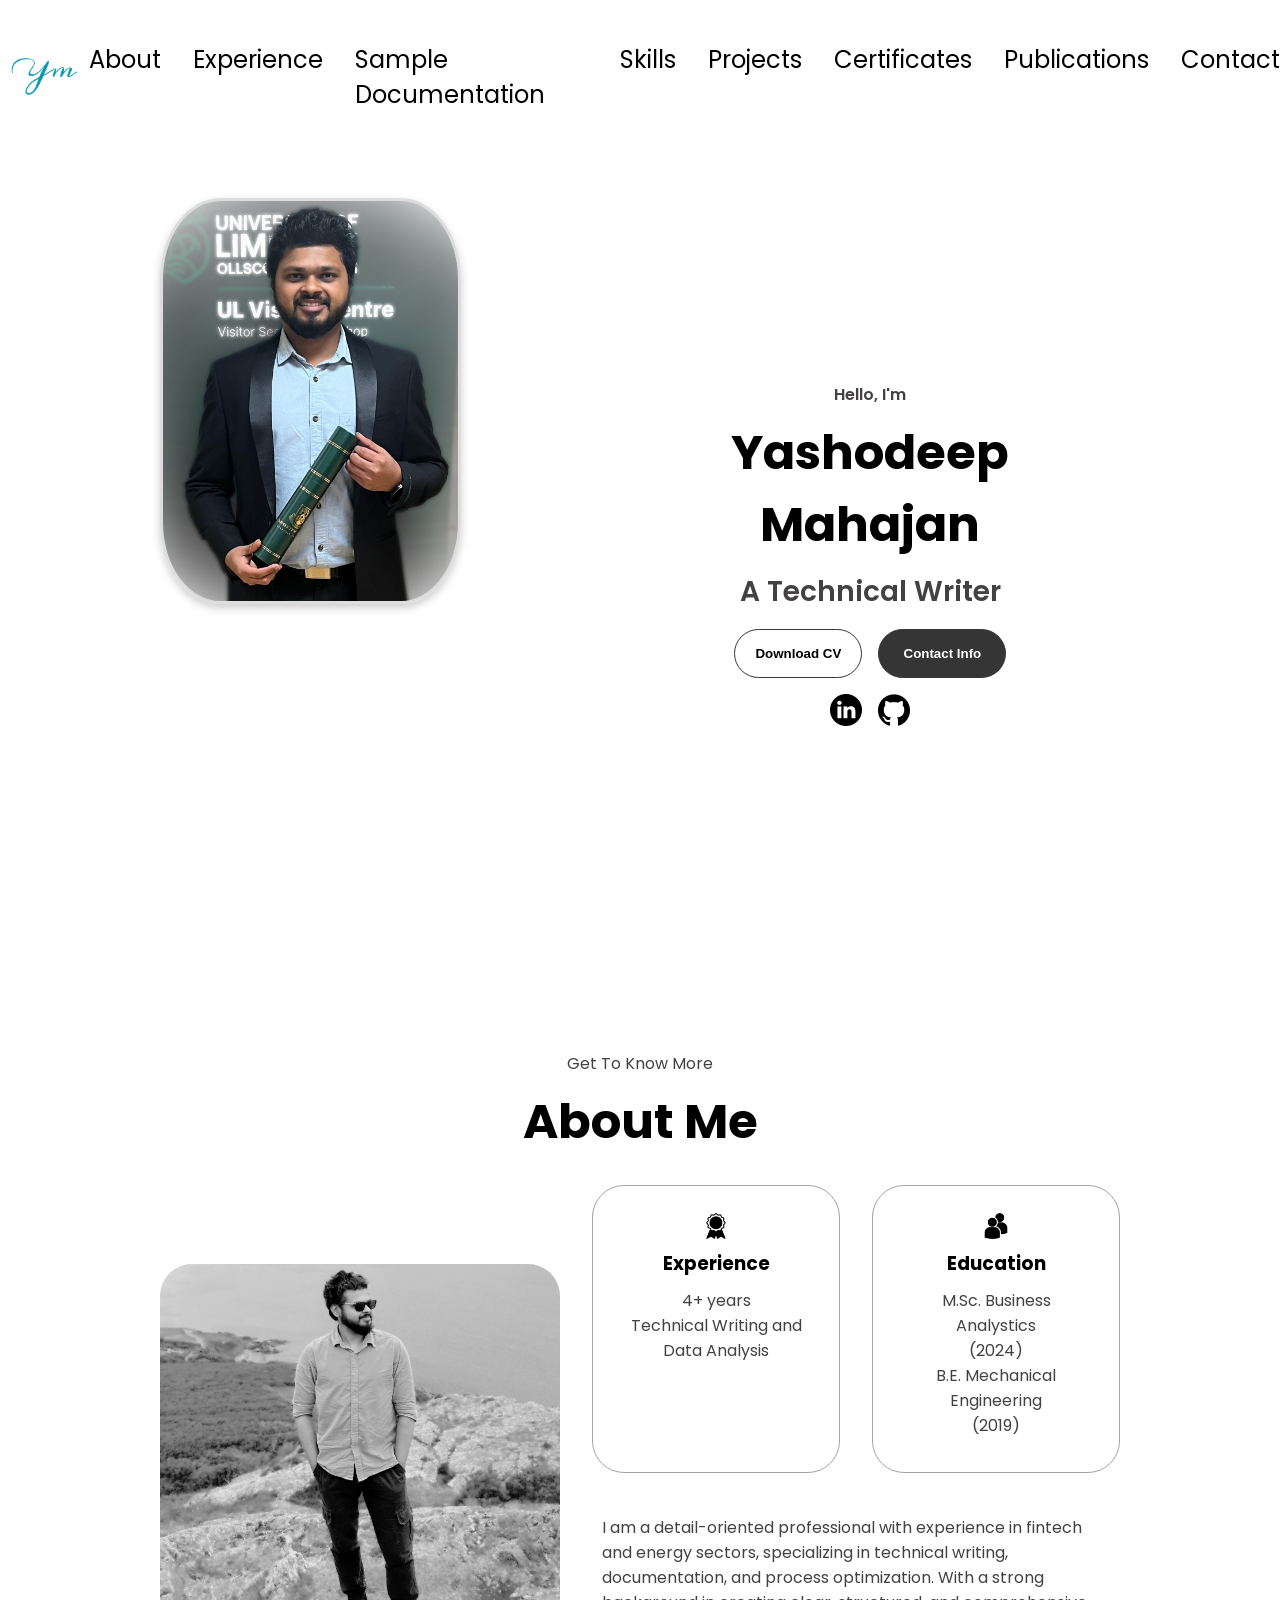
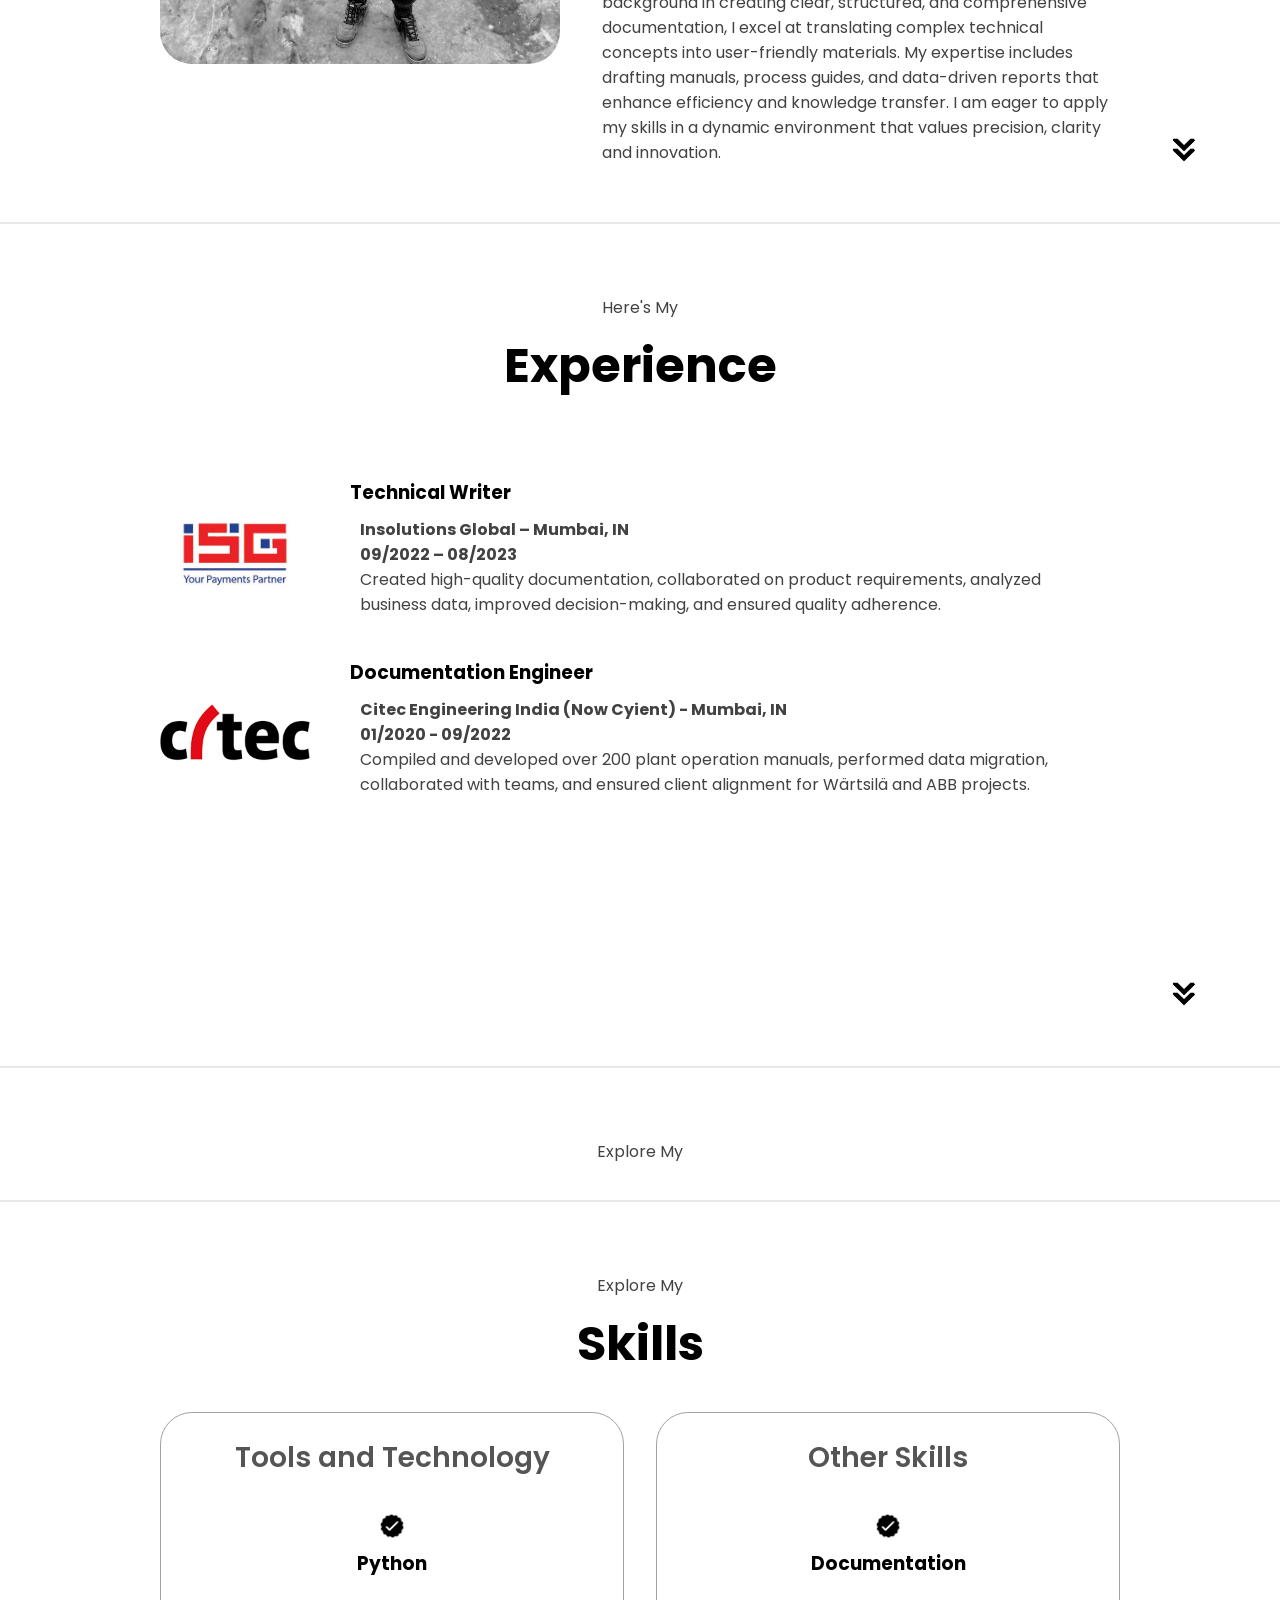
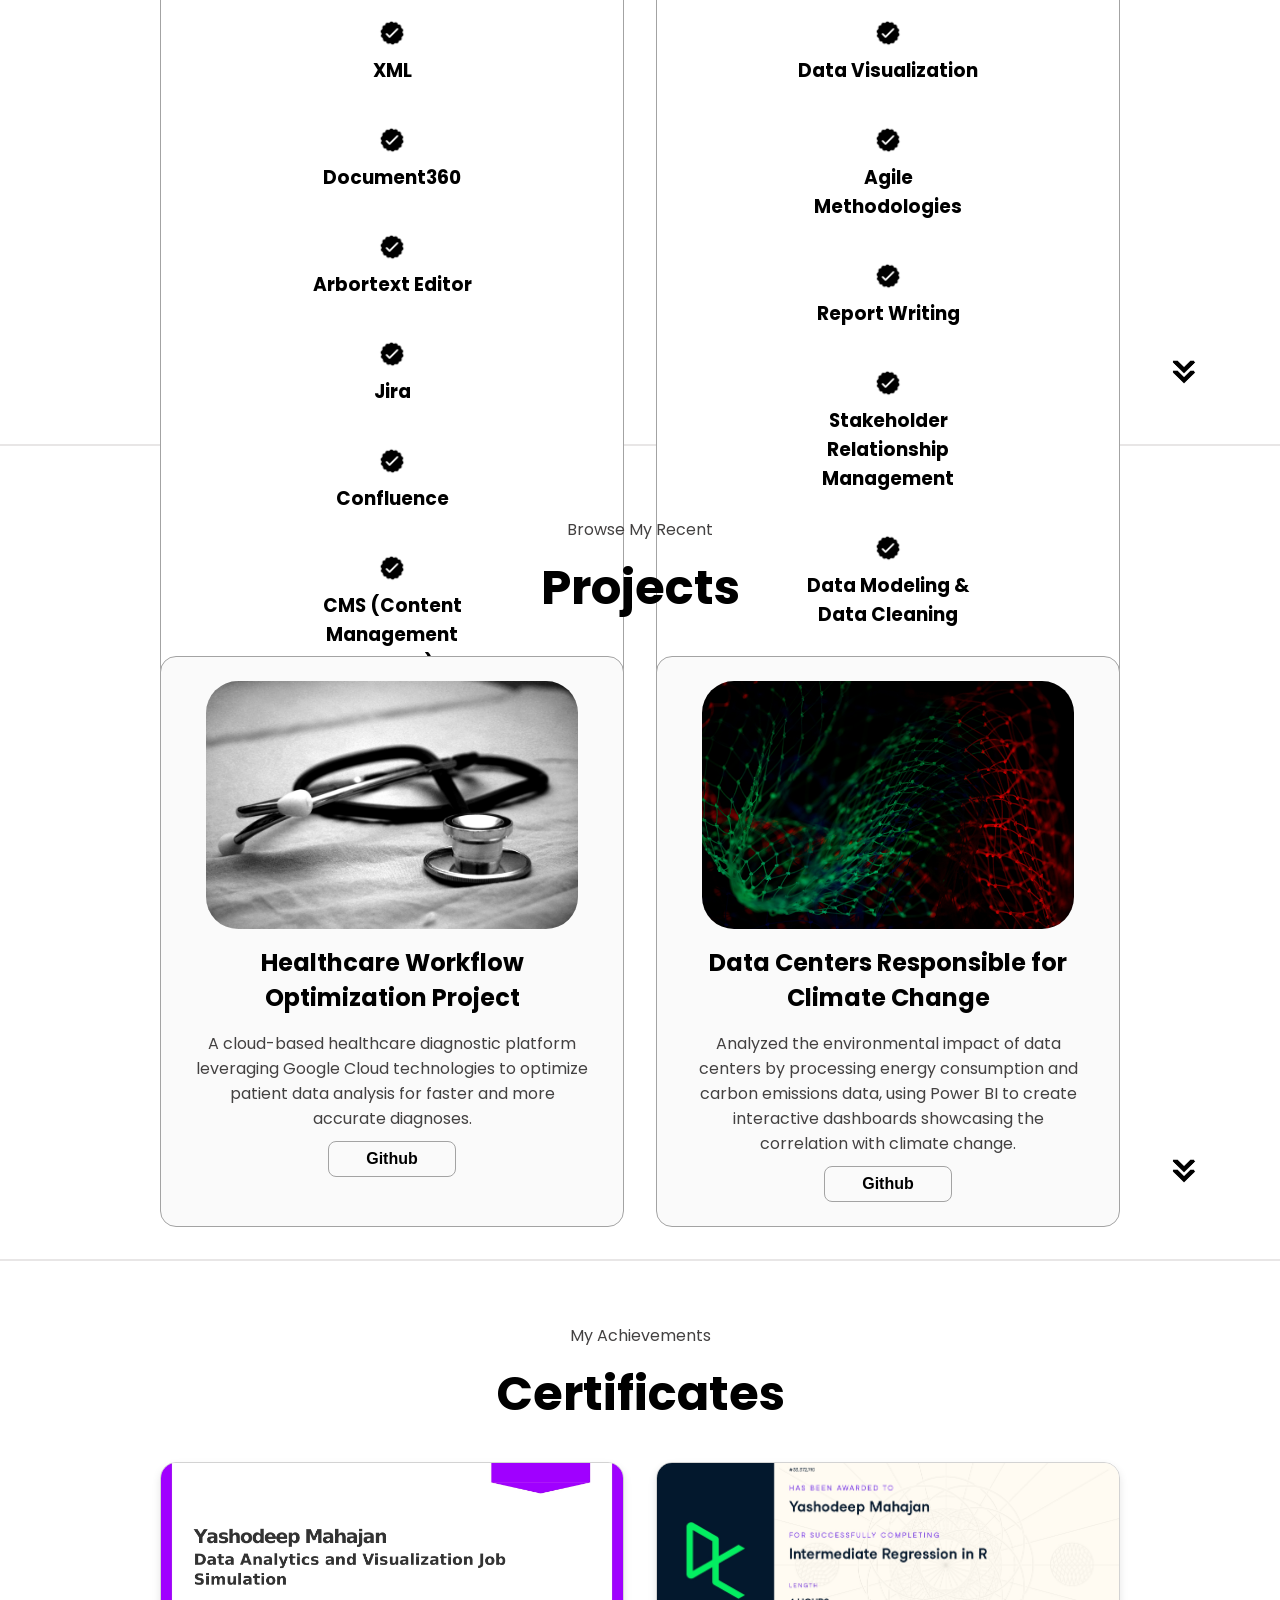
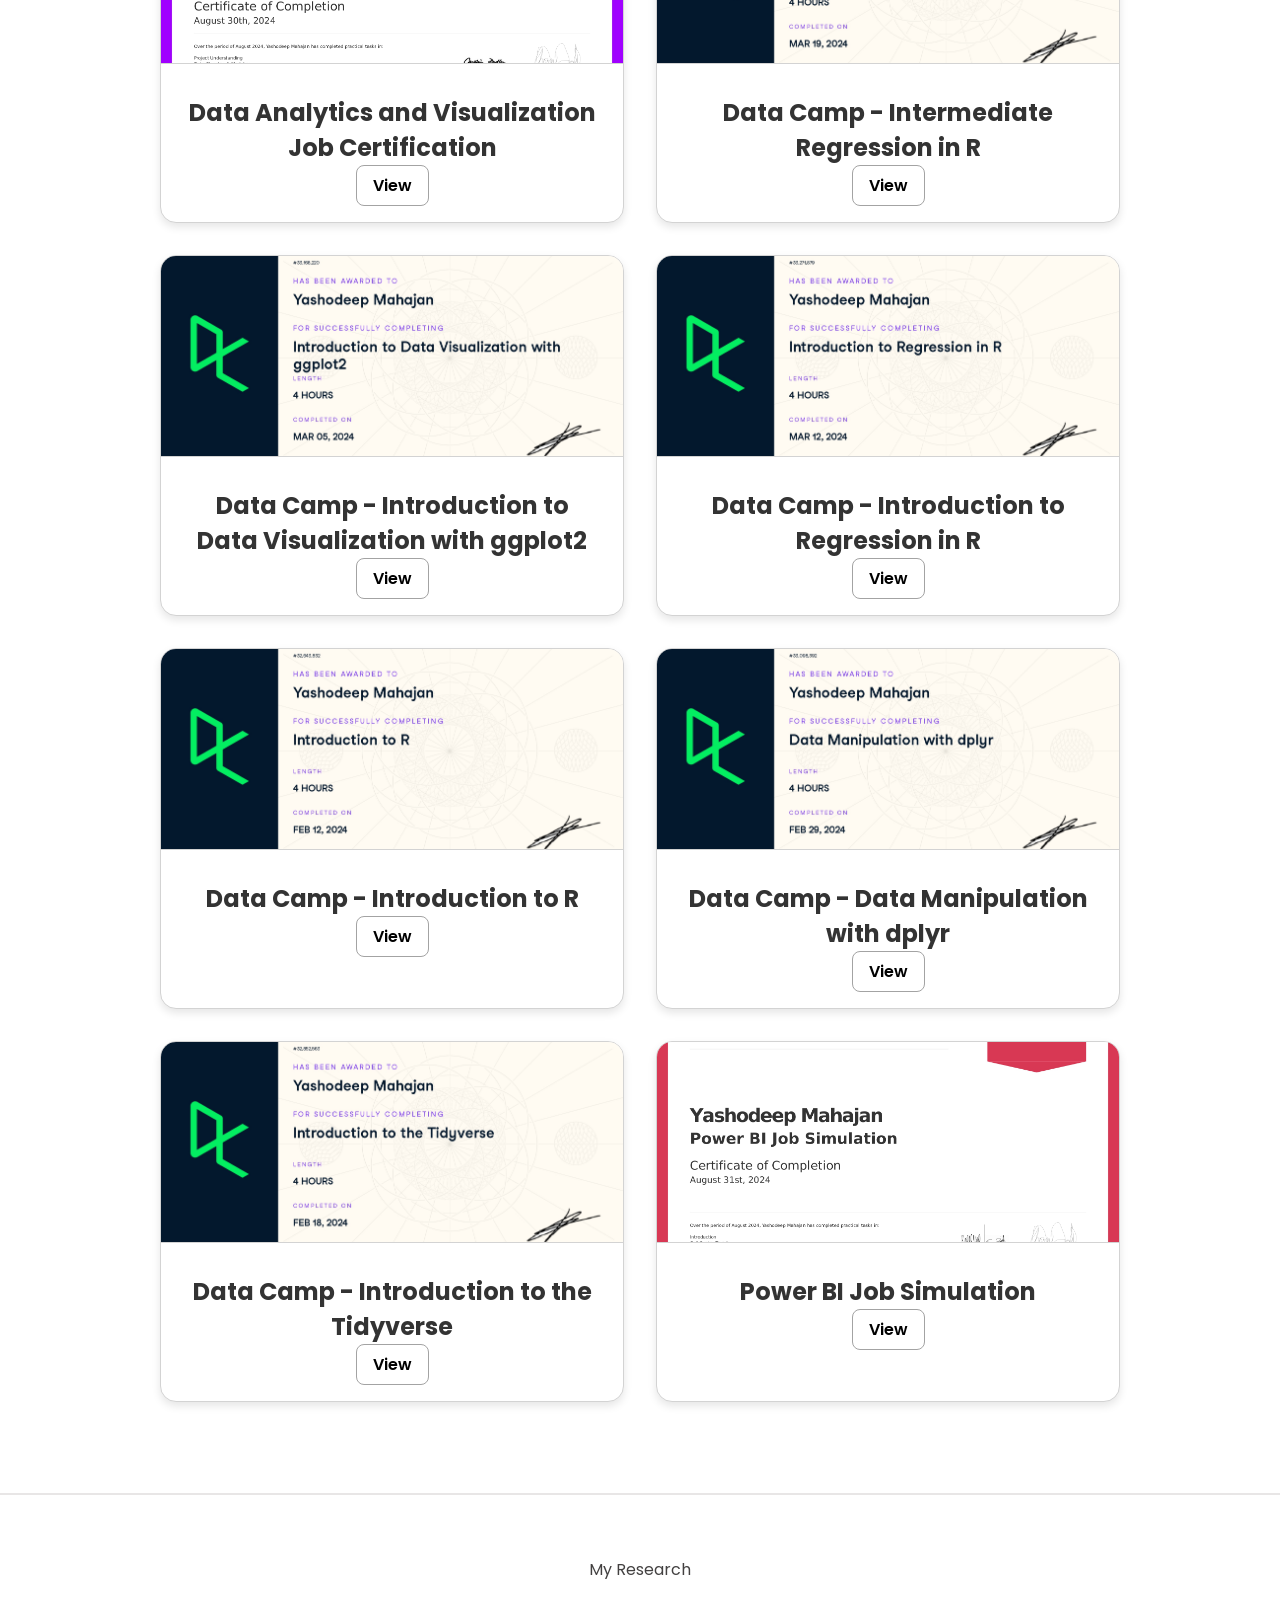
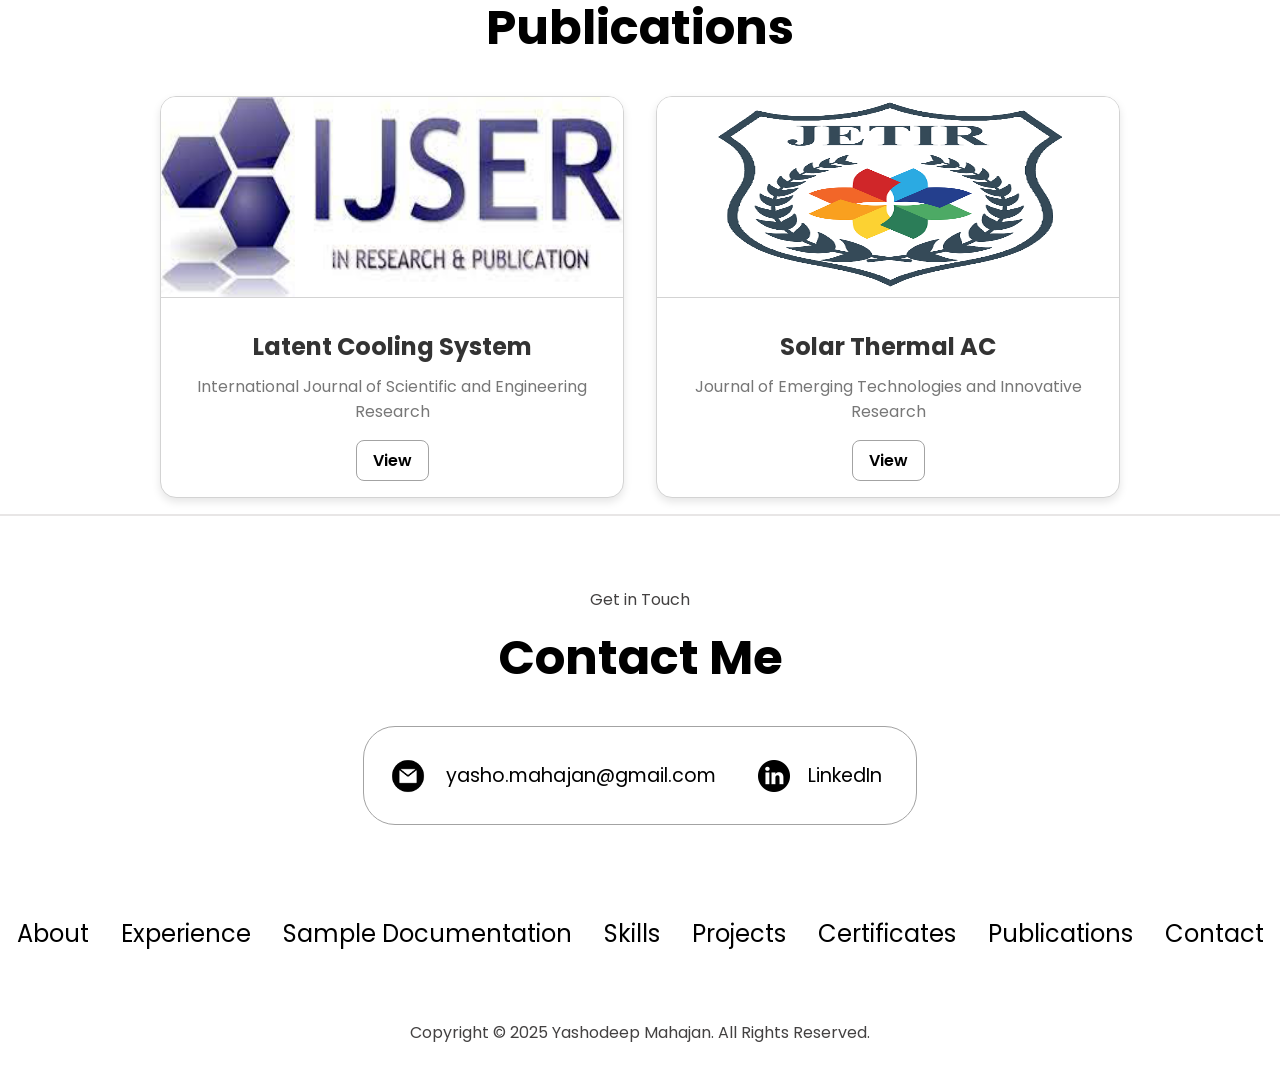
<file: index.html>
<!DOCTYPE html>
<html lang="en">
  <head>
    <meta charset="UTF-8" />
    <meta http-equiv="X-UA-Compatible" content="IE=edge" />
    <meta name="viewport" content="width=device-width, initial-scale=1.0" />
    <title>My Portfolio</title>
    <link rel="stylesheet" href="style.css" />
    <link rel="stylesheet" href="mediaqueries.css" />
    <link rel="icon" type="image/x-icon" href="./assets/Logo.png" > <!-- ICO Favicon -->
  </head>
  <body>
    <nav id="desktop-nav">
      <div class="logo"><img src="./assets/Logo.png" onclick= "location.href='#about'"/></div>
      <div>
        <ul class="nav-links">
          <li><a href="#about">About</a></li>
          <li><a href="#experience">Experience</a></li>
          <li><a href="#documentation">Sample Documentation</a></li>
          <li><a href="#skills">Skills</a></li>
          <li><a href="#projects">Projects</a></li>
          <li><a href="#certificates">Certificates</a></li>
          <li><a href="#publications">Publications</a></li>
          <li><a href="#contact">Contact</a></li>
        </ul>
      </div>
    </nav>
    <nav id="hamburger-nav">
      <div class="logo">Yashodeep Mahajan</div>
      <div class="hamburger-menu">
        <div class="hamburger-icon" onclick="toggleMenu()">
          <span></span>
          <span></span>
          <span></span>
        </div>
        <div class="menu-links">
          <li><a href="#about" onclick="toggleMenu()">About</a></li>
          <li><a href="#experience" onclick="toggleMenu()">Experience</a></li>
          <li><a href="#documentation" onclick="toggleMenu()">Sample Documentation</a></li>
          <li><a href="#skills" onclick="toggleMenu()">Skills</a></li>
          <li><a href="#projects" onclick="toggleMenu()">Projects</a></li>
          <li><a href="#certificates" onclick="toggleMenu()">Certificates</a></li>
          <li><a href="#publications" onclick="toggleMenu()">Publications</a></li>
          <li><a href="#contact" onclick="toggleMenu()">Contact</a></li>
        </div>
      </div>
    </nav>
    <section id="profile">
      <div class="profile__pic-container">
        <img src="./assets/DP.jpg" alt="Yashodeep Mahajan profile picture" />
      </div>
      <div class="section__text">
        <p class="section__text__p1">Hello, I'm</p>
        <h1 class="title">Yashodeep Mahajan</h1>
        <p class="section__text__p2">A Technical Writer</p>
        <div class="btn-container">
          <button
            class="btn btn-color-2"
            onclick="window.open('./assets/Technical Writer.docx')"
          >
            Download CV
          </button>
          <button class="btn btn-color-1" onclick="location.href='./#contact'">
            Contact Info
          </button>
        </div>
        <div id="socials-container">
          <img
            src="./assets/linkedin.png"
            alt="My LinkedIn profile"
            class="icon"
            onclick="location.href='https://www.linkedin.com/in/yashomahajan/'"
          />
          <img
            src="./assets/github.png"
            alt="My Github profile"
            class="icon"
            onclick="location.href='https://github.com/Yashodeep-Mahajan'"
          />
        </div>
      </div>
    </section>
    <section id="about">
      <p class="section__text__p1">Get To Know More</p>
      <h1 class="title">About Me</h1>
      <div class="section-container">
        <div class="section__pic-container">
          <img
            src="./assets/second.png"
            alt="Profile picture"
            class="about-pic"
          />
        </div>
        <div class="about-details-container">
          <div class="about-containers">
            <div class="details-container">
              <img
                src="./assets/experience.png"
                alt="Experience icon"
                class="icon"
              />
              <h3>Experience</h3>
              <p>4+ years <br />Technical Writing and Data Analysis</p>
            </div>
            <div class="details-container">
              <img
                src="./assets/education.png"
                alt="Education icon"
                class="icon"
              />
              <h3>Education</h3>
              <p>M.Sc. Business Analystics <br /> (2024) <br />B.E. Mechanical Engineering <br /> (2019)</p>
            </div>
          </div>
          <div class="text-container">
            <p>
            I am a detail-oriented professional with experience in fintech and energy sectors, specializing in technical writing, documentation, and process optimization. With a strong background in creating clear, structured, and comprehensive documentation, I excel at translating complex technical concepts into user-friendly materials. My expertise includes drafting manuals, process guides, and data-driven reports that enhance efficiency and knowledge transfer. I am eager to apply my skills in a dynamic environment that values precision, clarity and innovation.</p>
          </div>
        </div>
      </div>
      <img
        src="./assets/arrow.png"
        alt="Arrow icon"
        class="icon arrow"
        onclick="location.href='./#experience'"
      />
    </section>
     </section>
<hr>
  <section id="experience">
    <p class="section__text__p1">Here's My</p>
    <h1 class="title">Experience</h1><br><br><br>

    <!-- Technical Writer Experience -->
    <div style="display: flex; align-items: center; margin-bottom: 30px;">
        <img src="assets/ISG logo.jpg" alt="ISG Logo" width="150" height="150" style="margin-right: 40px;">
        <div>
            <h3>Technical Writer</h3>
            <p><b>Insolutions Global – Mumbai, IN</b><br>
                <b>09/2022 – 08/2023</b><br>
                Created high-quality documentation, collaborated on product requirements, analyzed business data, improved decision-making, and ensured quality adherence.            </p>
        </div>
    </div>

    <!-- Documentation Engineer Experience -->
    <div style="display: flex; align-items: center; margin-bottom: 30px;">
        <img src="assets/Citec logo.png" alt="Citec Logo" width="150" height="150" style="margin-right: 40px;">
        <div>
            <h3>Documentation Engineer</h3>
            <p><b>Citec Engineering India (Now Cyient) - Mumbai, IN</b><br>
                <b>01/2020 - 09/2022</b><br>
                Compiled and developed over 200 plant operation manuals, performed data migration, collaborated with teams, and ensured client alignment for Wärtsilä and ABB projects.
            </p>
        </div>
    </div>
    <img
        src="./assets/arrow.png"
        alt="Arrow icon"
        class="icon arrow"
        onclick="location.href='./#Sample Documentation'"
      />
  </section>
<hr>
<!-- Blogs start -->
<!--     
<section id="Blogs">
  <p class="section__text__p1">Check out My</p>
  <h1 class="title">Blogs</h1>
  <div class="blog-container">
    <div class="blog-card">
      <img src="Blogs/Assets/Alien.png" alt="Blog 1" class="blog-image">
      <div class="blog-info">
        <h2>Are We Alone? The Hunt for Alien Civilizations</h2>
        <p>Are we alone, or just one missed call away from the most epic group chat in the universe? </p>
        <a href="Blogs/Astrophysics/Blog 1.html" class="btn btn-view-blog">Read More</a>
      </div>
    </div>
    <div class="blog-card">
      <img src="Blogs/Assets/Neutron star.png" alt="Blog 2" class="blog-image">
      <div class="blog-info">
        <h2>Neutron Stars: The Universe’s Heavyweight Champions</h2>
        <p>Neutron stars are the universe's ultimate heavyweights—tiny, ultra-dense, and packed with mind-blowing physics.</p>
        <a href="Blogs/Astrophysics/Blog 2.html" class="btn btn-view-blog">Read More</a>
      </div>
    </div>
    <div class="blog-card">
      <img src="Blogs/Assets/Keplar.jpg" alt="Blog 3" class="blog-image">
      <div class="blog-info">
        <h2>The Kepler Planets: Our Cosmic Blind Date with Alien Worlds</h2>
        <p>Kepler's cosmic matchmaking revealed a galaxy full of quirky, potentially habitable exoplanets, changing our understanding of life beyond Earth.</p>
        <a href="Blogs/Astrophysics/Blog 3.html" class="btn btn-view-blog">Read More</a>
      </div>
    </div>
    <div class="blog-card">
      <img src="Blogs/Assets/Time.jpg" alt="Blog 8" class="blog-image">
      <div class="blog-info">
        <h2>The Philosophy of Time</h2>
        <p>Is time a cosmic reality, a human illusion, or just a fancy way of measuring how late we are?</p>
        <a href="Blogs/Philosophy/Blog 3.html" class="btn btn-view-blog">Read More</a>
      </div>
    </div>
    <div class="blog-card">
      <img src="Blogs/Assets/Blackhole.jpeg" alt="Blog 4" class="blog-image">
      <div class="blog-info">
        <h2>Black Holes and Time Dilation: The Universe’s Weirdest Time Machines</h2>
        <p>Black holes are the universe's ultimate time machines, where gravity warps time, making hours feel like years and offering a mind-bending view of the cosmos.</p>
        <a href="Blogs/Astrophysics/Blog 4.html" class="btn btn-view-blog">Read More</a>
      </div>
    </div>
    
    <div class="blog-card">
      <img src="Blogs/Assets/Free will.jpeg" alt="Blog 6" class="blog-image">
      <div class="blog-info">
        <h2>The Philosophy of Free Will</h2>
        <p>Are you truly in control of your choices, or just following a script written by the universe?</p>
        <a href="Blogs/Philosophy/Blog 1.html" class="btn btn-view-blog">Read More</a>
      </div>
    </div>
    <div class="blog-card">
      <img src="Blogs/Assets/Dark matter.jpeg" alt="Blog 5" class="blog-image">
      <div class="blog-info">
        <h2>What Is Dark Matter?</h2>
        <p>Dark matter is an invisible substance that makes up 85% of the universe's matter, influencing galaxy movement and structure through its gravitational effects, yet remains undetectable by traditional means.</p>
        <a href="Blogs/Astrophysics/Blog 5.html" class="btn btn-view-blog">Read More</a>
      </div>
    </div>
    <div class="blog-card">
      <img src="Blogs/Assets/Religion.jpg" alt="Blog 7" class="blog-image">
      <div class="blog-info">
        <h2>The Philosophy of Religion</h2>
        <p>Is religion a divine truth, a human construct, or just our minds searching for meaning in the unknown?</p>
        <a href="Blogs/Philosophy/Blog 2.html" class="btn btn-view-blog">Read More</a>
      </div>
    </div>
    
  </div>
  <img
        src="./assets/arrow.png"
        alt="Arrow icon"
        class="icon arrow"
        onclick="location.href='./#skills'"
      />
</section> -->
<!-- Blogs end -->

<!-- DOCUMENTATION SECTION -->
<section id="documentation">
  <p class="section__text__p1">Explore My</p>
  <h1 class="title">Sample Documentation</h1>

  <!-- Tabs for documentation categories -->
  <div class="tab-container">
    <button class="tab-button" onclick="showTab('blogs')">Blogs</button>
    <button class="tab-button" onclick="showTab('api')">API Documentation</button>
    <button class="tab-button" onclick="showTab('guides')">How-to Guide</button>
    <button class="tab-button" onclick="showTab('service')">Service Manual</button>
    <button class="tab-button" onclick="showTab('user')">User Manual</button>
    <button class="tab-button" onclick="showTab('sop')">SOP</button>
  </div>

  <!-- Documentation Tabs Content -->
   <!-- Blogs start -->
   <div class="tab-content" id="blogs" style="display:none">
    <div class="blog-container">
      <div class="blog-card">
        <img src="Blogs/Assets/Alien.png" alt="Blog 1" class="blog-image">
        <div class="blog-info">
          <h2>Are We Alone? The Hunt for Alien Civilizations</h2>
          <p>Are we alone, or just one missed call away from the most epic group chat in the universe?</p>
          <a href="Blogs/Astrophysics/Blog 1.html" class="btn btn-view-blog">Read More</a>
        </div>
      </div>
      <div class="blog-card">
        <img src="Blogs/Assets/Neutron star.png" alt="Blog 2" class="blog-image">
        <div class="blog-info">
          <h2>Neutron Stars: The Universe’s Heavyweight Champions</h2>
          <p>Neutron stars are the universe's ultimate heavyweights—tiny, ultra-dense, and packed with mind-blowing physics.</p>
          <a href="Blogs/Astrophysics/Blog 2.html" class="btn btn-view-blog">Read More</a>
        </div>
      </div>
      <div class="blog-card">
        <img src="Blogs/Assets/Keplar.jpg" alt="Blog 3" class="blog-image">
        <div class="blog-info">
          <h2>The Kepler Planets: Our Cosmic Blind Date with Alien Worlds</h2>
          <p>Kepler's cosmic matchmaking revealed a galaxy full of quirky, potentially habitable exoplanets.</p>
          <a href="Blogs/Astrophysics/Blog 3.html" class="btn btn-view-blog">Read More</a>
        </div>
      </div>
      <div class="blog-card">
        <img src="Blogs/Assets/Time.jpg" alt="Blog 8" class="blog-image">
        <div class="blog-info">
          <h2>The Philosophy of Time</h2>
          <p>Is time a cosmic reality, a human illusion, or just a fancy way of measuring how late we are?</p>
          <a href="Blogs/Philosophy/Blog 3.html" class="btn btn-view-blog">Read More</a>
        </div>
      </div>
      <div class="blog-card">
        <img src="Blogs/Assets/Blackhole.jpeg" alt="Blog 4" class="blog-image">
        <div class="blog-info">
          <h2>Black Holes and Time Dilation</h2>
          <p>Black holes are the universe's ultimate time machines, where gravity warps time.</p>
          <a href="Blogs/Astrophysics/Blog 4.html" class="btn btn-view-blog">Read More</a>
        </div>
      </div>
      <div class="blog-card">
        <img src="Blogs/Assets/Free will.jpeg" alt="Blog 6" class="blog-image">
        <div class="blog-info">
          <h2>The Philosophy of Free Will</h2>
          <p>Are you truly in control of your choices, or just following a script written by the universe?</p>
          <a href="Blogs/Philosophy/Blog 1.html" class="btn btn-view-blog">Read More</a>
        </div>
      </div>
      <div class="blog-card">
        <img src="Blogs/Assets/Dark matter.jpeg" alt="Blog 5" class="blog-image">
        <div class="blog-info">
          <h2>What Is Dark Matter?</h2>
          <p>Dark matter makes up 85% of the universe's matter but remains invisible to detection.</p>
          <a href="Blogs/Astrophysics/Blog 5.html" class="btn btn-view-blog">Read More</a>
        </div>
      </div>
      <div class="blog-card">
        <img src="Blogs/Assets/Religion.jpg" alt="Blog 7" class="blog-image">
        <div class="blog-info">
          <h2>The Philosophy of Religion</h2>
          <p>Is religion a divine truth, a human construct, or just a search for cosmic meaning?</p>
          <a href="Blogs/Philosophy/Blog 2.html" class="btn btn-view-blog">Read More</a>
        </div>
      </div>
    </div>
  </div>
<!-- Blogs end -->
  <div class="tab-content" id="api" style="display:none">
    <div class="details-container color-container">
      <img src="Sample projects/Assets/Payment Gateway.jpg" alt="Blog 7" class="blog-image">
      <h2 class="project-title">API Documentation: Payment Gateway Sample</h2>
      <p>This API documentation provides developers with clear and concise guidance on integrating a secure and seamless payment solution. It covers essential endpoints such as authentication, payment creation, and webhook configuration. With structured request/response examples, parameter tables, and error handling details, developers can quickly build and test payment functionality in their applications.</p>
      <div class="btn-container">
        <button class="btn btn-color-2 project-btn" onclick="location.href='Sample projects/Project 2.html'">Visit Page</button>
      </div>
    </div>
  </div>

  <div class="tab-content" id="guides" style="display:none">
    <div class="details-container color-container">
      <img src="Sample projects/Assets/Wifi Security.jpg" alt="Blog 7" class="blog-image">
      <h2 class="project-title">How-to Guide: How to Secure Your Wi-Fi Network</h2>
      <p>This practical guide walks users through essential steps to protect their home Wi-Fi network from unauthorized access and cyber threats. Covering topics like changing default credentials, enabling encryption, disabling insecure features, and updating firmware, the page provides a clear, beginner-friendly roadmap to boost network security and ensure safe internet usage.</p>
      <div class="btn-container">
        <button class="btn btn-color-2 project-btn" onclick="location.href='Sample projects/Project 1.html'">View Guide</button>
      </div>
    </div>
  </div>

  <div class="tab-content" id="service" style="display:none">
    <div class="details-container color-container">
      <img src="Sample projects/Assets/Instruction manual.jpg" alt="Blog 7" class="blog-image">
      <h2 class="project-title">Service Manual</h2>
      <p>This comprehensive service manual for the W220SG engine provides detailed technical insights, operational guidance, and maintenance procedures. It includes illustrated diagrams, specifications, troubleshooting steps, torque settings, and instructions for hydraulic tool usage—making it an essential reference for technicians involved in servicing, overhauling, or installing gas-powered industrial engines.</p>
      <div class="btn-container">
        <!-- <button class="btn btn-color-2 project-btn" onclick="location.href='https://example.com/hvac-service-manual'">View Manual</button> -->
        <button class="btn btn-color-2 project-btn" onclick="window.open('Sample projects/Assets/Sample Service Manual 220SG.pdf')"> View Manual </button>
      </div>
    </div>
  </div>

  <div class="tab-content" id="user" style="display:none">
    <div class="details-container color-container">
      <img src="Sample projects/Assets/User manual.png" alt="Blog 7" class="blog-image">
      <h2 class="project-title">User Manual for GPS device</h2>
      <p>This user manual provides step-by-step guidance for operating the Quasar Log Book device, helping users record travel data for tax purposes. It covers installation, usage, syncing data, managing trip logs, and generating reports—ensuring compliance with SARS regulations and simplifying mileage tracking for business and personal vehicle use.</p>
      <div class="btn-container">
        <button class="btn btn-color-2 project-btn" onclick="window.open('Sample projects/Assets/Sample User Manual.pdf')"> View Manual </button>
      </div>
    </div>
  </div>

  <div class="tab-content" id="sop" style="display:none">
    <div class="details-container color-container">
      <img src="Sample projects/Assets/SOP.jpg" alt="Blog 7" class="blog-image">
      <h2 class="project-title">SOP: Data Center Physical Security</h2>
      <p>This SOP outlines standardized procedures for securing data centers, covering access control, surveillance, visitor management, and emergency response. It defines roles, enforces compliance, and ensures safety of critical infrastructure. Designed to align with ISO and NIST standards, it helps organizations maintain operational security and prevent unauthorized physical access.</p>
      <div class="btn-container">
        <button class="btn btn-color-2 project-btn" onclick="window.open('Sample projects/Assets/Sample SOP.pdf')"> View SOP </button>
      </div>
    </div>
  </div>

  <img
    src="./assets/arrow.png"
    alt="Arrow icon"
    class="icon arrow"
    onclick="location.href='./#contact'"
  />
</section>

<!-- Documentation ends -->
<hr>

  <!-- SKILLS SECTION -->
<section id="skills">
  <p class="section__text__p1">Explore My</p>
  <h1 class="title">Skills</h1>
  <div class="skills-details-container">
    <div class="about-containers">
      
      <!-- Tools and Technology Section -->
      <div class="details-container">
        <h2 class="skills-sub-title">Tools and Technology</h2>
        <div class="article-container">
          <article>
            <img src="./assets/checkmark.png" alt="Skill icon" class="icon" />
            <h3>Python</h3>
          </article>
          <article>
            <img src="./assets/checkmark.png" alt="Skill icon" class="icon" />
            <h3>XML</h3>
          </article>
          <article>
            <img src="./assets/checkmark.png" alt="Skill icon" class="icon" />
            <h3>Document360</h3>
          </article>
          <article>
            <img src="./assets/checkmark.png" alt="Skill icon" class="icon" />
            <h3>Arbortext Editor</h3>
          </article>
          <article>
            <img src="./assets/checkmark.png" alt="Skill icon" class="icon" />
            <h3>Jira</h3>
          </article>
          <article>
            <img src="./assets/checkmark.png" alt="Skill icon" class="icon" />
            <h3>Confluence</h3>
          </article>
          <article>
            <img src="./assets/checkmark.png" alt="Skill icon" class="icon" />
            <h3>CMS (Content Management System)</h3>
          </article>
          <article>
            <img src="./assets/checkmark.png" alt="Skill icon" class="icon" />
            <h3>Power BI</h3>
          </article>
          <article>
            <img src="./assets/checkmark.png" alt="Skill icon" class="icon" />
            <h3>MySQL</h3>
          </article>
          <article>
            <img src="./assets/checkmark.png" alt="Skill icon" class="icon" />
            <h3>MS Office</h3>
          </article>
          
        </div>
      </div>

      <!-- Soft Skills Section -->
      <div class="details-container">
        <h2 class="skills-sub-title">Other Skills</h2>
        <div class="article-container">
          <article>
            <img src="./assets/checkmark.png" alt="Skill icon" class="icon" />
            <h3>Documentation</h3>
          </article>
          <article>
            <img src="./assets/checkmark.png" alt="Skill icon" class="icon" />
            <h3>Data Visualization</h3>
          </article>
          <article>
            <img src="./assets/checkmark.png" alt="Skill icon" class="icon" />
            <h3>Agile Methodologies</h3>
          </article>
          <article>
            <img src="./assets/checkmark.png" alt="Skill icon" class="icon" />
            <h3>Report Writing</h3>
          </article>
          <article>
            <img src="./assets/checkmark.png" alt="Skill icon" class="icon" />
            <h3>Stakeholder Relationship Management</h3>
          </article>
          <article>
            <img src="./assets/checkmark.png" alt="Skill icon" class="icon" />
            <h3>Data Modeling & Data Cleaning</h3>
          </article>
          <article>
            <img src="./assets/checkmark.png" alt="Skill icon" class="icon" />
            <h3>Cross-Functional Collaboration</h3>
          </article>
          <article>
            <img src="./assets/checkmark.png" alt="Skill icon" class="icon" />
            <h3>Proofreading</h3>
          </article>
        </div>
      </div>
    </div>
  </div>

  <img src="./assets/arrow.png" alt="Arrow icon" class="icon arrow" onclick="location.href='./#projects'" />
</section>


<hr>
  <!-- PROJECTS SECTION -->
<section id="projects">
  <p class="section__text__p1">Browse My Recent</p>
  <h1 class="title">Projects</h1>
  
  <div class="projects-details-container">
    <div class="about-containers">
      
      <!-- Project 1 -->
      <div class="details-container color-container">
        <div class="btn-container">
          <img
            src="assets/Healthcare.jpg"
            alt="Healthcare Workflow Optimization Project"
            class="project-img"
          />
        </div>
        <h2 class="project-title">Healthcare Workflow Optimization Project</h2>
        <p>A cloud-based healthcare diagnostic platform leveraging Google Cloud technologies to optimize patient data analysis for faster and more accurate diagnoses.</p>
        <div class="btn-container">
          <button
            class="btn btn-color-2 project-btn"
            onclick="location.href='https://github.com/Yashodeep-Mahajan/Healthcare-Project-Workflow-Optimization'">
            Github
          </button>
        </div>  
      </div>

      <!-- Project 2 -->
      <div class="details-container color-container">
        <div class="btn-container">
          <img
            src="assets/Data centers.jpg"
            alt="Data Centers Responsible for Climate Change"
            class="project-img"
          />
        </div>
        <h2 class="project-title">Data Centers Responsible for Climate Change</h2>
        <p>Analyzed the environmental impact of data centers by processing energy consumption and carbon emissions data, using Power BI to create interactive dashboards showcasing the correlation with climate change.</p>
        <div class="btn-container">
          <button
            class="btn btn-color-2 project-btn"
            onclick="location.href='https://github.com/Yashodeep-Mahajan/Data-Centers-Responsible-for-Climate-Change'">
            Github
          </button>
        </div>
      </div>

    </div>
  </div>

  <img
    src="./assets/arrow.png"
    alt="Arrow icon"
    class="icon arrow"
    onclick="location.href='./#certificates'"
  />
</section>
<hr>
    <!-- Certification start -->
 
<section id="certificates">
  <p class="section__text__p1">My Achievements</p>
  <h1 class="title">Certificates</h1>
  <div class="certificates-container">
    
    <div class="certificate-card">
      <img src="assets/Data Analytics and Visualization Job Certification_page.jpg" alt="Data Analytics Certificate" class="certificate-image">
      <div class="certificate-info">
        <h2>Data Analytics and Visualization Job Certification</h2>
        <a href="assets/Data Analytics and Visualization Job Certification_page.jpg" target="_blank" class="btn btn-view-certificate">View</a>
      </div>
    </div>

    <div class="certificate-card">
      <img src="assets/Data Camp - Intermediate Regression in R_page.jpg" alt="Intermediate Regression in R" class="certificate-image">
      <div class="certificate-info">
        <h2>Data Camp - Intermediate Regression in R</h2>
        <a href="assets/Data Camp - Intermediate Regression in R_page.jpg" target="_blank" class="btn btn-view-certificate">View</a>
      </div>
    </div>

    <div class="certificate-card">
      <img src="assets/Data Camp - Introduction to Data Visualization with ggplot2_page.jpg" alt="Data Visualization with ggplot2" class="certificate-image">
      <div class="certificate-info">
        <h2>Data Camp - Introduction to Data Visualization with ggplot2</h2>
        <a href="assets/Data Camp - Introduction to Data Visualization with ggplot2_page.jpg" target="_blank" class="btn btn-view-certificate">View</a>
      </div>
    </div>

    <div class="certificate-card">
      <img src="assets/Data Camp - Introduction to Regression in R_page.jpg" alt="Introduction to Regression in R" class="certificate-image">
      <div class="certificate-info">
        <h2>Data Camp - Introduction to Regression in R</h2>
        <a href="assets/Data Camp - Introduction to Regression in R_page.jpg" target="_blank" class="btn btn-view-certificate">View</a>
      </div>
    </div>

    <div class="certificate-card">
      <img src="assets/Data Camp Certificate - Introduction to R_page.jpg" alt="Introduction to R" class="certificate-image">
      <div class="certificate-info">
        <h2>Data Camp - Introduction to R</h2>
        <a href="assets/Data Camp Certificate - Introduction to R_page.jpg" target="_blank" class="btn btn-view-certificate">View</a>
      </div>
    </div>

    <div class="certificate-card">
      <img src="assets/Data camp Data Manipulation with dplyr_page.jpg" alt="Data Manipulation with dplyr" class="certificate-image">
      <div class="certificate-info">
        <h2>Data Camp - Data Manipulation with dplyr</h2>
        <a href="assets/Data camp Data Manipulation with dplyr_page.jpg" target="_blank" class="btn btn-view-certificate">View</a>
      </div>
    </div>

    <div class="certificate-card">
      <img src="assets/Data Camp Introduction to the Tidyverse_page.jpg" alt="Introduction to the Tidyverse" class="certificate-image">
      <div class="certificate-info">
        <h2>Data Camp - Introduction to the Tidyverse</h2>
        <a href="assets/Data Camp Introduction to the Tidyverse_page.jpg" target="_blank" class="btn btn-view-certificate">View</a>
      </div>
    </div>

    <div class="certificate-card">
      <img src="assets/Power BI Job Simulation_page.jpg" alt="Power BI Job Simulation" class="certificate-image">
      <div class="certificate-info">
        <h2>Power BI Job Simulation</h2>
        <a href="assets/Power BI Job Simulation_page.jpg" target="_blank" class="btn btn-view-certificate">View</a>
      </div>
    </div>

  </div>
</section>
  <br><br><br>
<hr>
  <!-- Publications Section -->
<section id="publications">
  <p class="section__text__p1">My Research</p>
  <h1 class="title">Publications</h1>
  <div class="publications-container">
    
    <div class="publication-card">
      <img src="assets/IJSER.png" alt="Publication 1" class="publication-image">
      <div class="publication-info">
        <h2>Latent Cooling System</h2>
        <p>International Journal of Scientific and Engineering Research</p>
        <a href="https://www.ijser.org/researchpaper/Solar-Thermal-Air-Conditioner-Part-I-Latent-Cooling-System.pdf" target="_blank" class="btn btn-view-publication">View</a>
      </div>
    </div>

    <div class="publication-card">
      <img src="assets/JETIR.png" alt="Publication 2" class="publication-image">
      <div class="publication-info">
        <h2>Solar Thermal AC</h2>
        <p>Journal of Emerging Technologies and Innovative Research</p>
        <a href="https://www.jetir.org/papers/JETIRAS06013.pdf" target="_blank" class="btn btn-view-publication">View</a>
      </div>
    </div>
  </div>
  
  <img
    src="./assets/arrow.png"
    alt="Arrow icon"
    class="icon arrow"
    onclick="location.href='./#contact'"
  />
</section>

  </div>
  

<!-- Contact -->
<hr>
    </section>
    <section id="contact">
      <p class="section__text__p1">Get in Touch</p>
      <h1 class="title">Contact Me</h1>
      <div class="contact-info-upper-container">
        <div class="contact-info-container">
          <img
            src="./assets/email.png"
            alt="Email icon"
            class="icon contact-icon email-icon"
          />
          <p><a href="mailto:yasho.mahajan@gmail.com">yasho.mahajan@gmail.com</a></p>
        </div>
        <div class="contact-info-container">
          <img
            src="./assets/linkedin.png"
            alt="LinkedIn icon"
            class="icon contact-icon"
          />
          <p><a href="https://www.linkedin.com/in/yashomahajan/">LinkedIn</a></p>
        </div>
      </div>
    </section>
    
    <footer>
      <nav>
        <div class="nav-links-container">
          <ul class="nav-links">
            
            <li><a href="#about" onclick="toggleMenu()">About</a></li>
            <li><a href="#experience" onclick="toggleMenu()">Experience</a></li>
            <li><a href="#documentation" onclick="toggleMenu()">Sample Documentation</a></li>
            <li><a href="#skills" onclick="toggleMenu()">Skills</a></li>
            <li><a href="#projects" onclick="toggleMenu()">Projects</a></li>
            <li><a href="#certificates" onclick="toggleMenu()">Certificates</a></li>
            <li><a href="#publications" onclick="toggleMenu()">Publications</a></li>
            <li><a href="#contact" onclick="toggleMenu()">Contact</a></li> 
          </ul>
        </div>
      </nav>
      <p>Copyright &#169; 2025 Yashodeep Mahajan. All Rights Reserved.</p>
    </footer>
    <script src="script.js"></script>
  </body>
</html>
</file>
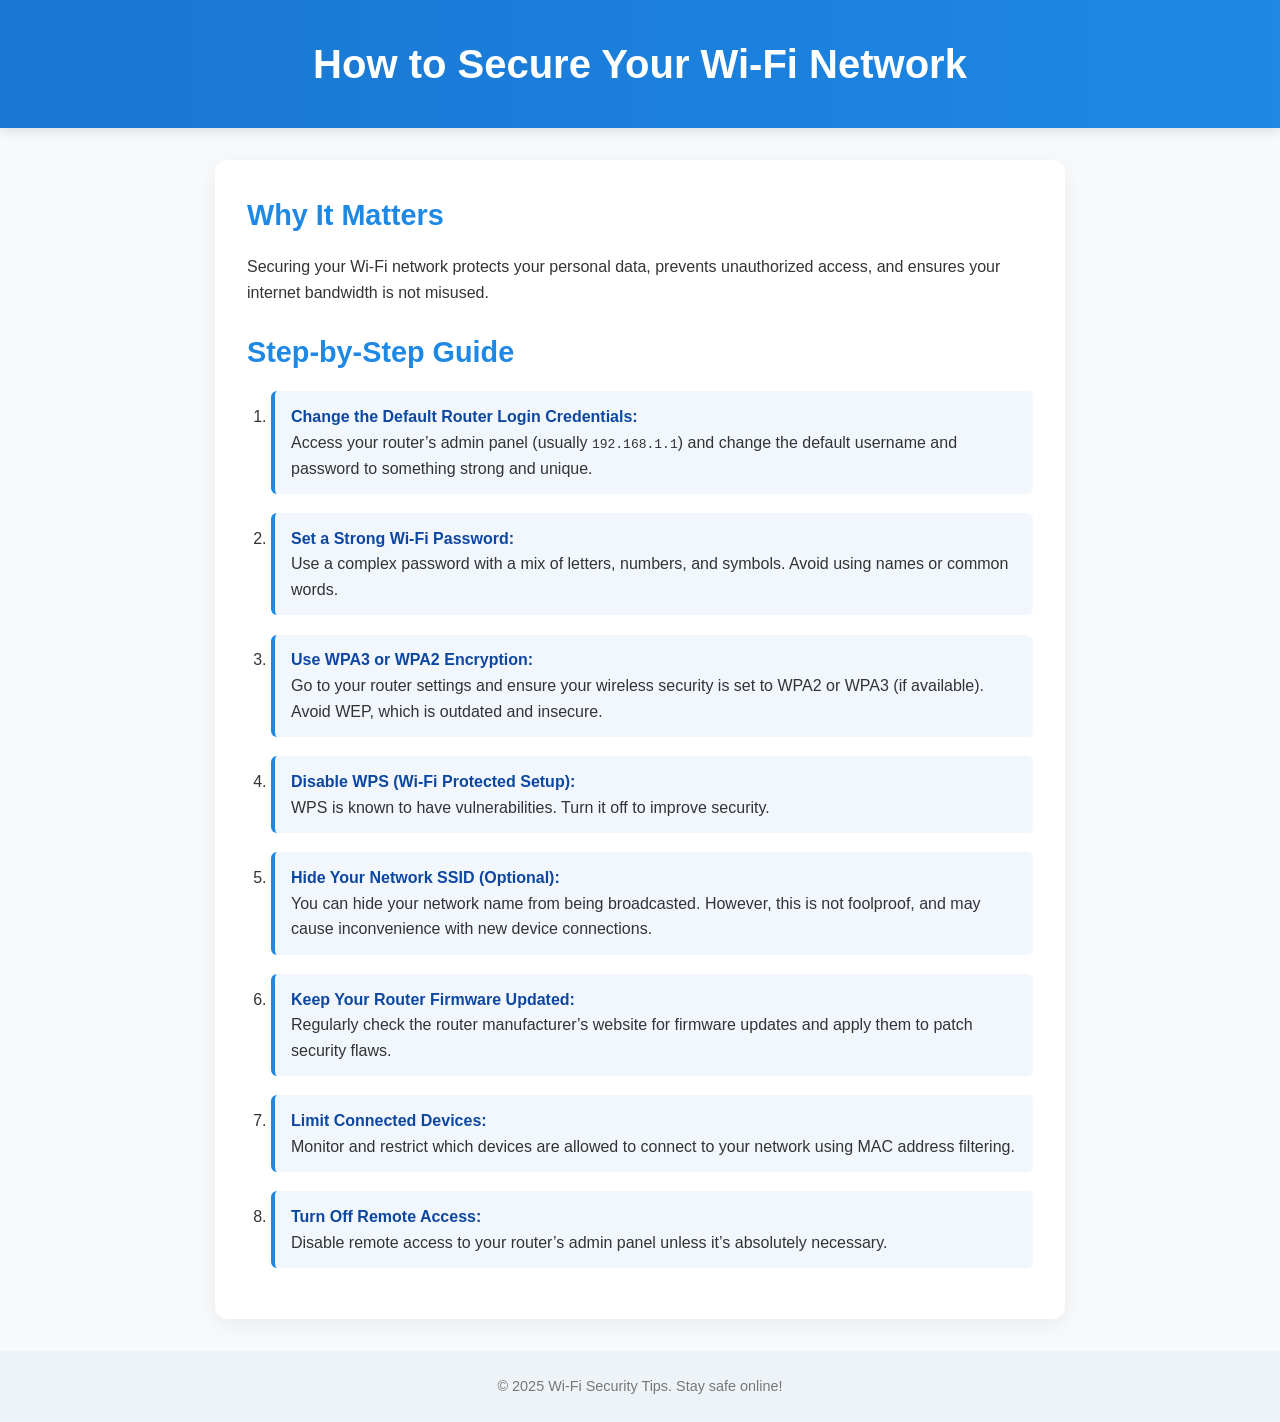
<file: Sample projects/Project 1.html>
<!DOCTYPE html>
<html lang="en">
  <head>
    <meta charset="UTF-8" />
    <meta name="viewport" content="width=device-width, initial-scale=1.0" />
    <title>How to Secure Your Wi-Fi Network</title>
    <link rel="stylesheet" href="Project 1.css" />
  </head>
  <body>
    <header>
      <h1>How to Secure Your Wi-Fi Network</h1>
    </header>

    <main class="container">
      <h2>Why It Matters</h2>
      <p>
        Securing your Wi-Fi network protects your personal data, prevents
        unauthorized access, and ensures your internet bandwidth is not misused.
      </p>

      <h2>Step-by-Step Guide</h2>
      <ol>
        <li>
          <strong>Change the Default Router Login Credentials:</strong><br />
          Access your router’s admin panel (usually <code>192.168.1.1</code>)
          and change the default username and password to something strong and
          unique.
        </li>

        <li>
          <strong>Set a Strong Wi-Fi Password:</strong><br />
          Use a complex password with a mix of letters, numbers, and symbols.
          Avoid using names or common words.
        </li>

        <li>
          <strong>Use WPA3 or WPA2 Encryption:</strong><br />
          Go to your router settings and ensure your wireless security is set to
          WPA2 or WPA3 (if available). Avoid WEP, which is outdated and
          insecure.
        </li>

        <li>
          <strong>Disable WPS (Wi-Fi Protected Setup):</strong><br />
          WPS is known to have vulnerabilities. Turn it off to improve security.
        </li>

        <li>
          <strong>Hide Your Network SSID (Optional):</strong><br />
          You can hide your network name from being broadcasted. However, this
          is not foolproof, and may cause inconvenience with new device
          connections.
        </li>

        <li>
          <strong>Keep Your Router Firmware Updated:</strong><br />
          Regularly check the router manufacturer’s website for firmware updates
          and apply them to patch security flaws.
        </li>

        <li>
          <strong>Limit Connected Devices:</strong><br />
          Monitor and restrict which devices are allowed to connect to your
          network using MAC address filtering.
        </li>

        <li>
          <strong>Turn Off Remote Access:</strong><br />
          Disable remote access to your router’s admin panel unless it’s
          absolutely necessary.
        </li>
      </ol>
    </main>

    <footer>&copy; 2025 Wi-Fi Security Tips. Stay safe online!</footer>
  </body>
</html>
</file>
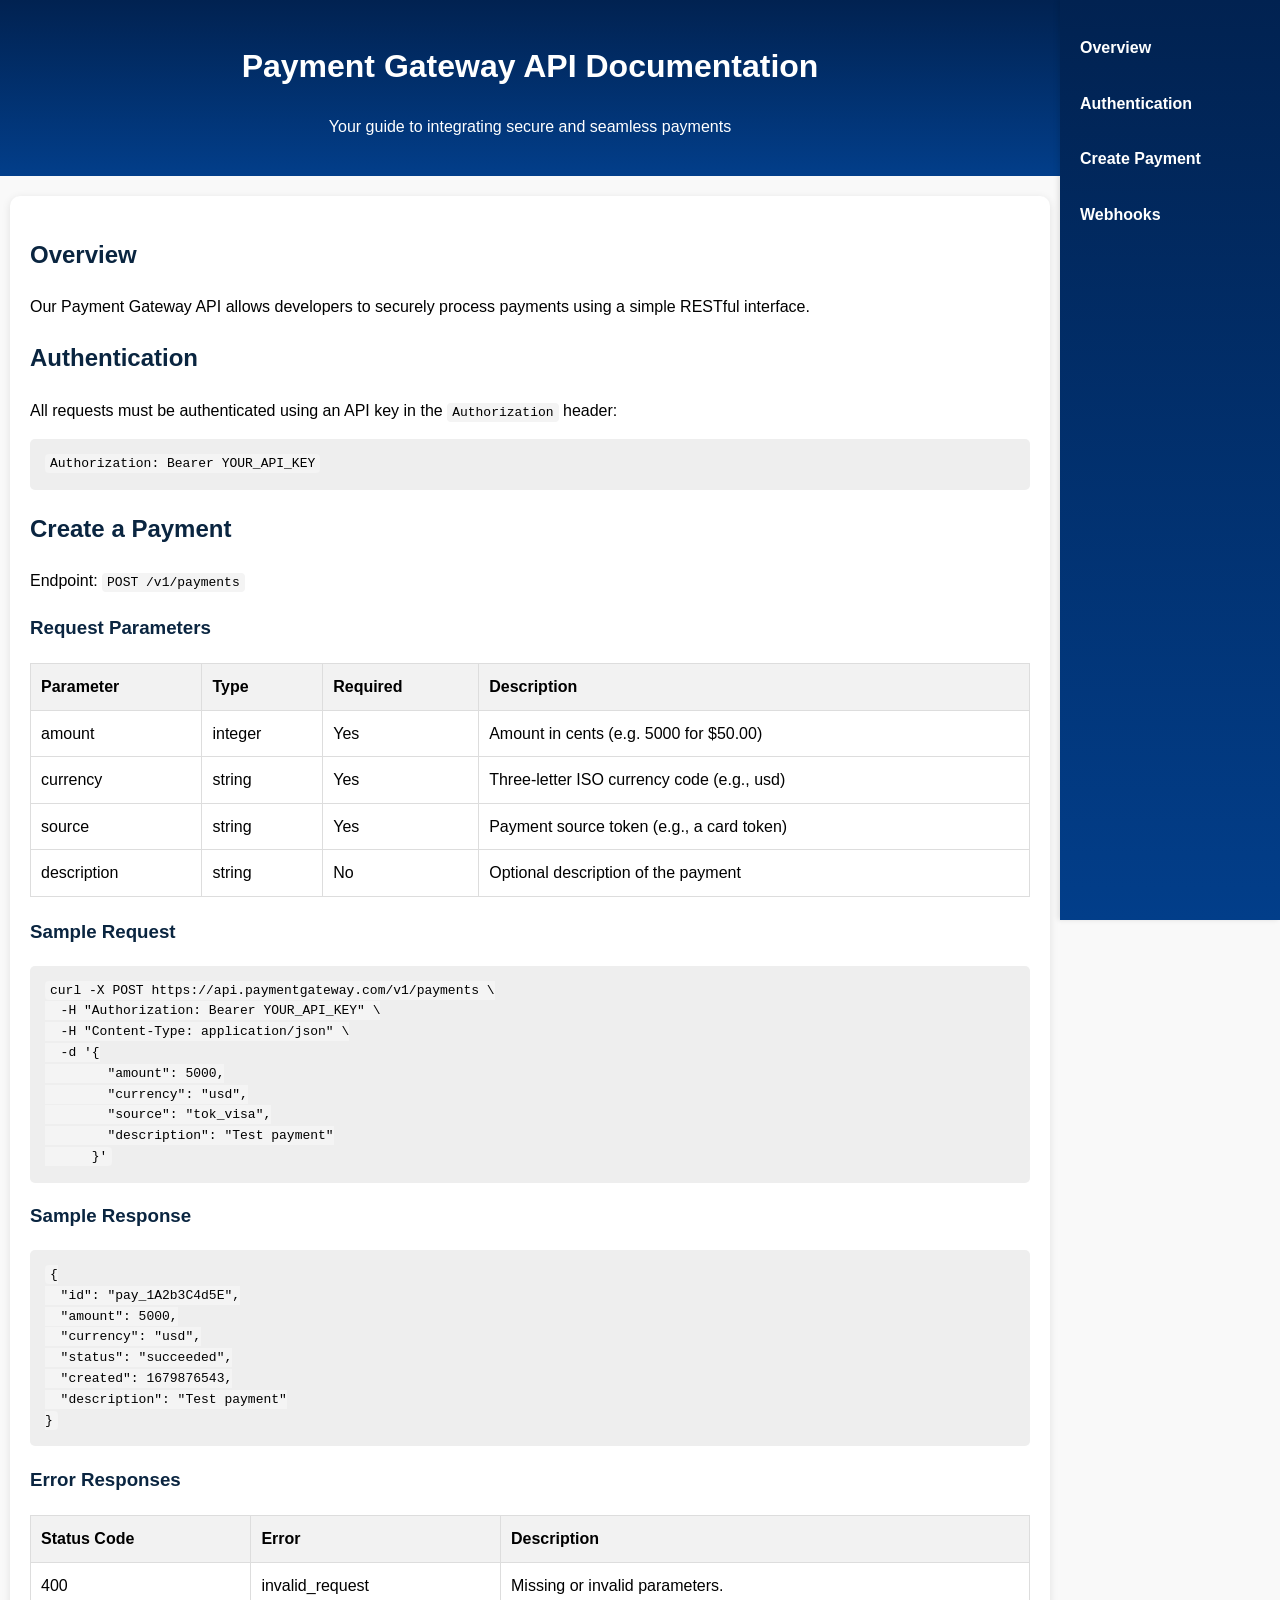
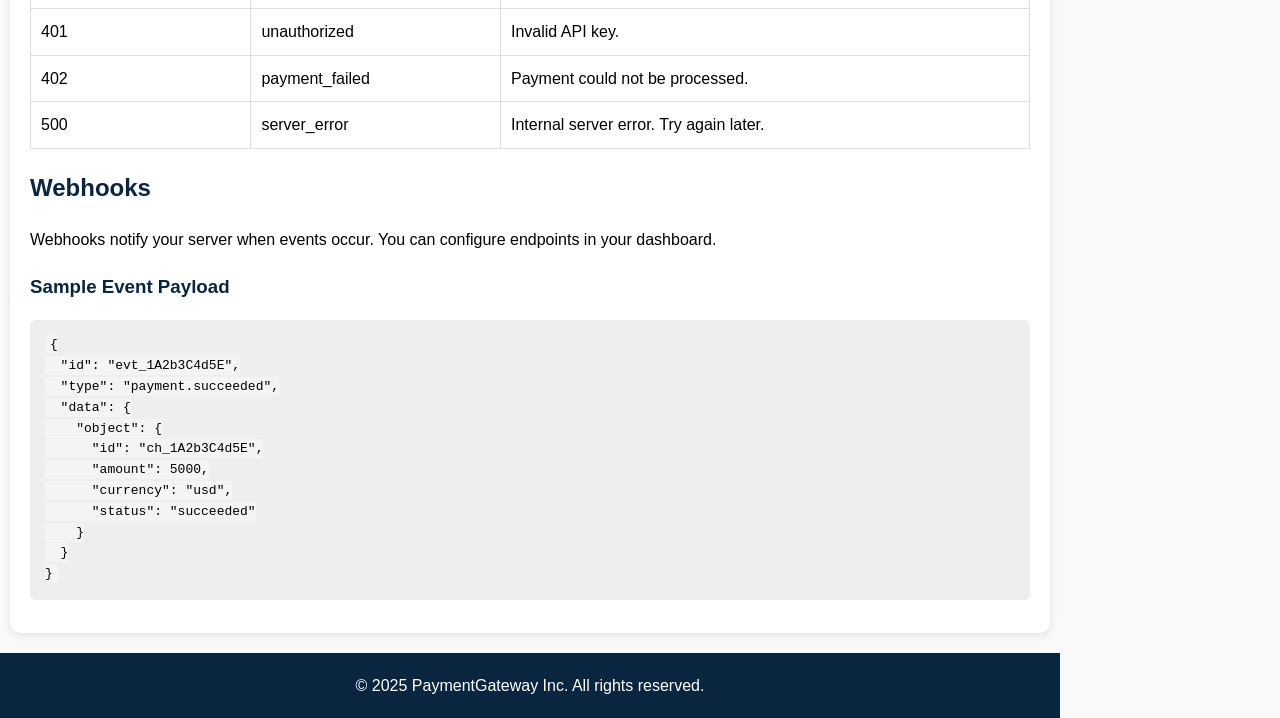
<file: Sample projects/Project 2.html>
<!DOCTYPE html>
<html lang="en">
  <head>
    <meta charset="UTF-8" />
    <meta name="viewport" content="width=device-width, initial-scale=1.0" />
    <title>Payment Gateway API Documentation</title>
    <link rel="stylesheet" href="Project 2.css" />
  </head>
  <body>
    <nav>
      <a href="#overview">Overview</a>
      <a href="#auth">Authentication</a>
      <a href="#create-payment">Create Payment</a>
      <a href="#webhooks">Webhooks</a>
    </nav>
    <div class="main">
      <header>
        <h1>Payment Gateway API Documentation</h1>
        <p>Your guide to integrating secure and seamless payments</p>
      </header>
      <div class="container">
        <section id="overview">
          <h2>Overview</h2>
          <p>
            Our Payment Gateway API allows developers to securely process
            payments using a simple RESTful interface.
          </p>
        </section>

        <section id="auth">
          <h2>Authentication</h2>
          <p>
            All requests must be authenticated using an API key in the
            <code>Authorization</code> header:
          </p>
          <pre><code>Authorization: Bearer YOUR_API_KEY</code></pre>
        </section>

        <section id="create-payment">
          <h2>Create a Payment</h2>
          <p>Endpoint: <code>POST /v1/payments</code></p>

          <h3>Request Parameters</h3>
          <table>
            <tr>
              <th>Parameter</th>
              <th>Type</th>
              <th>Required</th>
              <th>Description</th>
            </tr>
            <tr>
              <td>amount</td>
              <td>integer</td>
              <td>Yes</td>
              <td>Amount in cents (e.g. 5000 for $50.00)</td>
            </tr>
            <tr>
              <td>currency</td>
              <td>string</td>
              <td>Yes</td>
              <td>Three-letter ISO currency code (e.g., usd)</td>
            </tr>
            <tr>
              <td>source</td>
              <td>string</td>
              <td>Yes</td>
              <td>Payment source token (e.g., a card token)</td>
            </tr>
            <tr>
              <td>description</td>
              <td>string</td>
              <td>No</td>
              <td>Optional description of the payment</td>
            </tr>
          </table>

          <h3>Sample Request</h3>
          <pre><code>curl -X POST https://api.paymentgateway.com/v1/payments \
  -H "Authorization: Bearer YOUR_API_KEY" \
  -H "Content-Type: application/json" \
  -d '{
        "amount": 5000,
        "currency": "usd",
        "source": "tok_visa",
        "description": "Test payment"
      }'</code></pre>

          <h3>Sample Response</h3>
          <pre><code>{
  "id": "pay_1A2b3C4d5E",
  "amount": 5000,
  "currency": "usd",
  "status": "succeeded",
  "created": 1679876543,
  "description": "Test payment"
}</code></pre>

          <h3>Error Responses</h3>
          <table>
            <tr>
              <th>Status Code</th>
              <th>Error</th>
              <th>Description</th>
            </tr>
            <tr>
              <td>400</td>
              <td>invalid_request</td>
              <td>Missing or invalid parameters.</td>
            </tr>
            <tr>
              <td>401</td>
              <td>unauthorized</td>
              <td>Invalid API key.</td>
            </tr>
            <tr>
              <td>402</td>
              <td>payment_failed</td>
              <td>Payment could not be processed.</td>
            </tr>
            <tr>
              <td>500</td>
              <td>server_error</td>
              <td>Internal server error. Try again later.</td>
            </tr>
          </table>
        </section>

        <section id="webhooks">
          <h2>Webhooks</h2>
          <p>
            Webhooks notify your server when events occur. You can configure
            endpoints in your dashboard.
          </p>
          <h3>Sample Event Payload</h3>
          <pre><code>{
  "id": "evt_1A2b3C4d5E",
  "type": "payment.succeeded",
  "data": {
    "object": {
      "id": "ch_1A2b3C4d5E",
      "amount": 5000,
      "currency": "usd",
      "status": "succeeded"
    }
  }
}</code></pre>
        </section>
      </div>
      <footer>&copy; 2025 PaymentGateway Inc. All rights reserved.</footer>
    </div>
  </body>
</html>
</file>
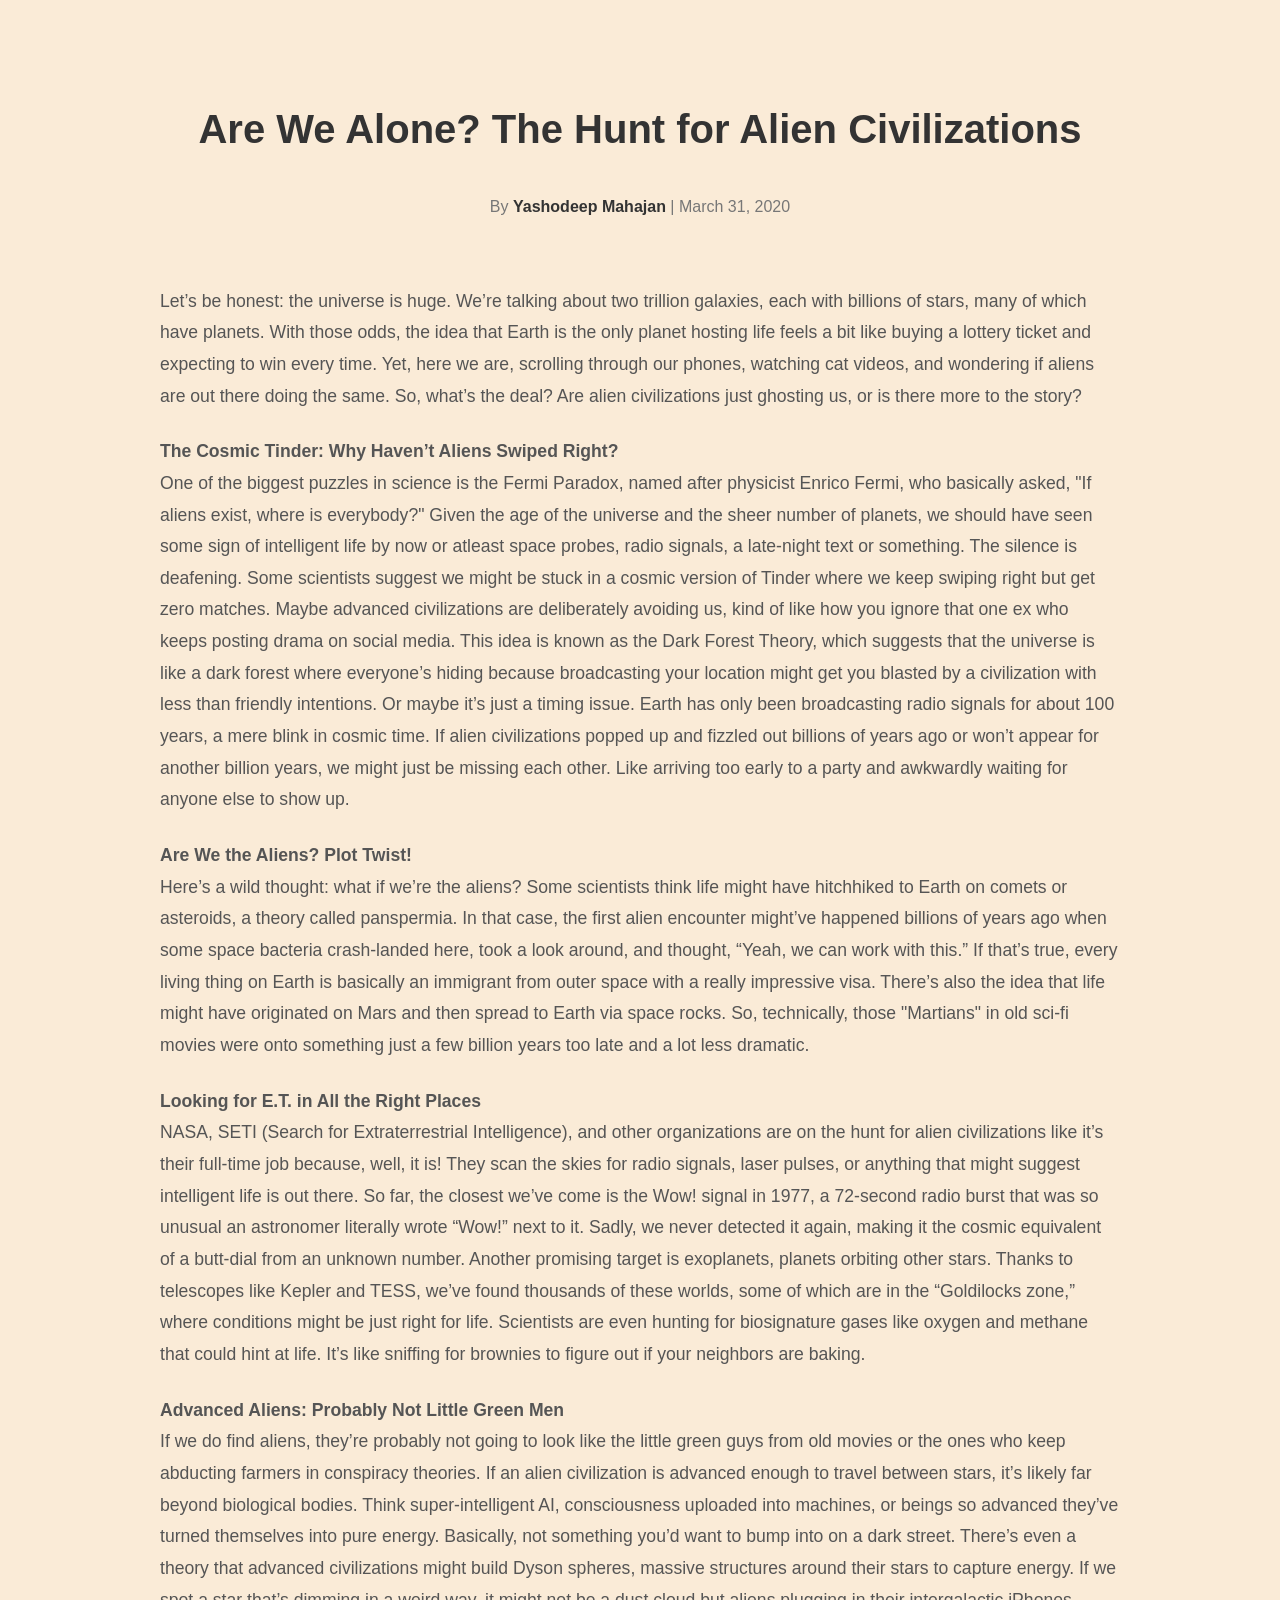
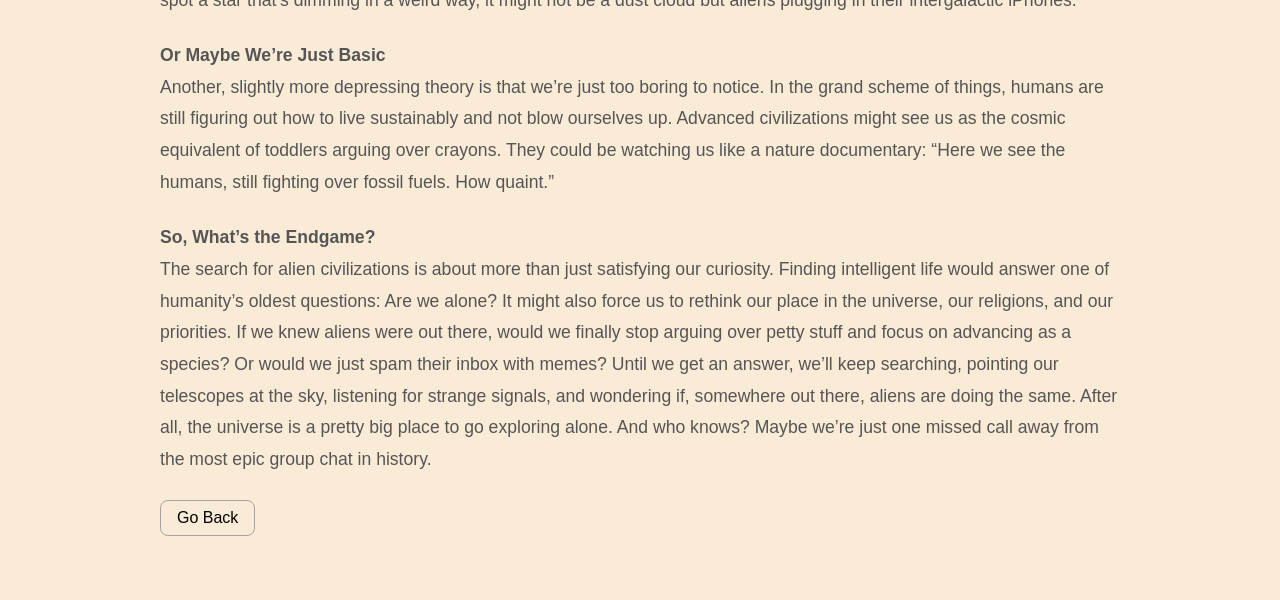
<file: Blogs/Astrophysics/Blog 1.html>
<!DOCTYPE html>
<html lang="en">
  <head>
    <meta charset="UTF-8" />
    <meta name="viewport" content="width=device-width, initial-scale=1.0" />
    <title>Are We Alone?</title>
    <link rel="stylesheet" href="blogs.css" />
  </head>

  <body>
    <!-- Blog Post Section -->
    <section id="single-blog">
      <div class="blog-header">
        <h1 class="title">Are We Alone? The Hunt for Alien Civilizations</h1>
        <p class="section__text__p1">
          By <span class="author-name">Yashodeep Mahajan</span> | March 31, 2020
        </p>
      </div>

      <div class="blog-content">
        <!-- <div class="blog-img-container">
          <img src="Blogs/Assets/Alien.png" alt="Blog Image" class="blog-img" />
        </div> -->
        <div class="blog-text">
          <p class="intro">
            Let’s be honest: the universe is huge. We’re talking about two
            trillion galaxies, each with billions of stars, many of which have
            planets. With those odds, the idea that Earth is the only planet
            hosting life feels a bit like buying a lottery ticket and expecting
            to win every time. Yet, here we are, scrolling through our phones,
            watching cat videos, and wondering if aliens are out there doing the
            same. So, what’s the deal? Are alien civilizations just ghosting us,
            or is there more to the story?
          </p>
          <p>
            <b>The Cosmic Tinder: Why Haven’t Aliens Swiped Right?</b><br />
            One of the biggest puzzles in science is the Fermi Paradox, named
            after physicist Enrico Fermi, who basically asked, "If aliens exist,
            where is everybody?" Given the age of the universe and the sheer
            number of planets, we should have seen some sign of intelligent life
            by now or atleast space probes, radio signals, a late-night text or something. 
            The silence is deafening. Some scientists suggest we
            might be stuck in a cosmic version of Tinder where we keep swiping
            right but get zero matches. Maybe advanced civilizations are
            deliberately avoiding us, kind of like how you ignore that one ex
            who keeps posting drama on social media. This idea is known as the
            Dark Forest Theory, which suggests that the universe is like a dark
            forest where everyone’s hiding because broadcasting your location
            might get you blasted by a civilization with less than friendly
            intentions. Or maybe it’s just a timing issue. Earth has only been
            broadcasting radio signals for about 100 years, a mere blink in
            cosmic time. If alien civilizations popped up and fizzled out
            billions of years ago or won’t appear for another billion years, we
            might just be missing each other. Like arriving too early to a party
            and awkwardly waiting for anyone else to show up.
          </p>
          <p>
            <b>Are We the Aliens? Plot Twist!</b><br />
            Here’s a wild thought: what if we’re the aliens? Some scientists
            think life might have hitchhiked to Earth on comets or asteroids, a
            theory called panspermia. In that case, the first alien encounter
            might’ve happened billions of years ago when some space bacteria
            crash-landed here, took a look around, and thought, “Yeah, we can
            work with this.” If that’s true, every living thing on Earth is
            basically an immigrant from outer space with a really impressive
            visa. There’s also the idea that life might have originated on Mars
            and then spread to Earth via space rocks. So, technically, those
            "Martians" in old sci-fi movies were onto something just a few
            billion years too late and a lot less dramatic.
          </p>
          <p>
            <b>Looking for E.T. in All the Right Places</b><br />
            NASA, SETI (Search for Extraterrestrial Intelligence), and other
            organizations are on the hunt for alien civilizations like it’s
            their full-time job because, well, it is! They scan the skies for
            radio signals, laser pulses, or anything that might suggest
            intelligent life is out there. So far, the closest we’ve come is the
            Wow! signal in 1977, a 72-second radio burst that was so unusual an
            astronomer literally wrote “Wow!” next to it. Sadly, we never
            detected it again, making it the cosmic equivalent of a butt-dial
            from an unknown number. Another promising target is exoplanets,
            planets orbiting other stars. Thanks to telescopes like Kepler and
            TESS, we’ve found thousands of these worlds, some of which are in
            the “Goldilocks zone,” where conditions might be just right for
            life. Scientists are even hunting for biosignature gases like
            oxygen and methane that could hint at life. It’s like sniffing for
            brownies to figure out if your neighbors are baking.
          </p>
          <p>
            <b>Advanced Aliens: Probably Not Little Green Men</b><br />
            If we do find aliens, they’re probably not going to look like the
            little green guys from old movies or the ones who keep abducting
            farmers in conspiracy theories. If an alien civilization is advanced
            enough to travel between stars, it’s likely far beyond biological
            bodies. Think super-intelligent AI, consciousness uploaded into
            machines, or beings so advanced they’ve turned themselves into pure
            energy. Basically, not something you’d want to bump into on a dark
            street. There’s even a theory that advanced civilizations might
            build Dyson spheres, massive structures around their stars to
            capture energy. If we spot a star that’s dimming in a weird way, it
            might not be a dust cloud but aliens plugging in their intergalactic
            iPhones.
          </p>
          <p>
            <b>Or Maybe We’re Just Basic</b><br />
            Another, slightly more depressing theory is that we’re just too
            boring to notice. In the grand scheme of things, humans are still
            figuring out how to live sustainably and not blow ourselves up.
            Advanced civilizations might see us as the cosmic equivalent of
            toddlers arguing over crayons. They could be watching us like a
            nature documentary: “Here we see the humans, still fighting over
            fossil fuels. How quaint.”
          </p>
          <p>
            <b>So, What’s the Endgame?</b><br />
            The search for alien civilizations is about more than just
            satisfying our curiosity. Finding intelligent life would answer one
            of humanity’s oldest questions: Are we alone? It might also force us
            to rethink our place in the universe, our religions, and our
            priorities. If we knew aliens were out there, would we finally stop
            arguing over petty stuff and focus on advancing as a species? Or
            would we just spam their inbox with memes? Until we get an answer,
            we’ll keep searching, pointing our telescopes at the sky, listening
            for strange signals, and wondering if, somewhere out there, aliens
            are doing the same. After all, the universe is a pretty big place to
            go exploring alone. And who knows? Maybe we’re just one missed call
            away from the most epic group chat in history.
          </p>
        </div>
      </div>

      <!-- Back to Blog List Button -->
      <button class="back-button" onclick="window.history.back()">
        Go Back
      </button>
    </section>
  </body>
</html>
</file>
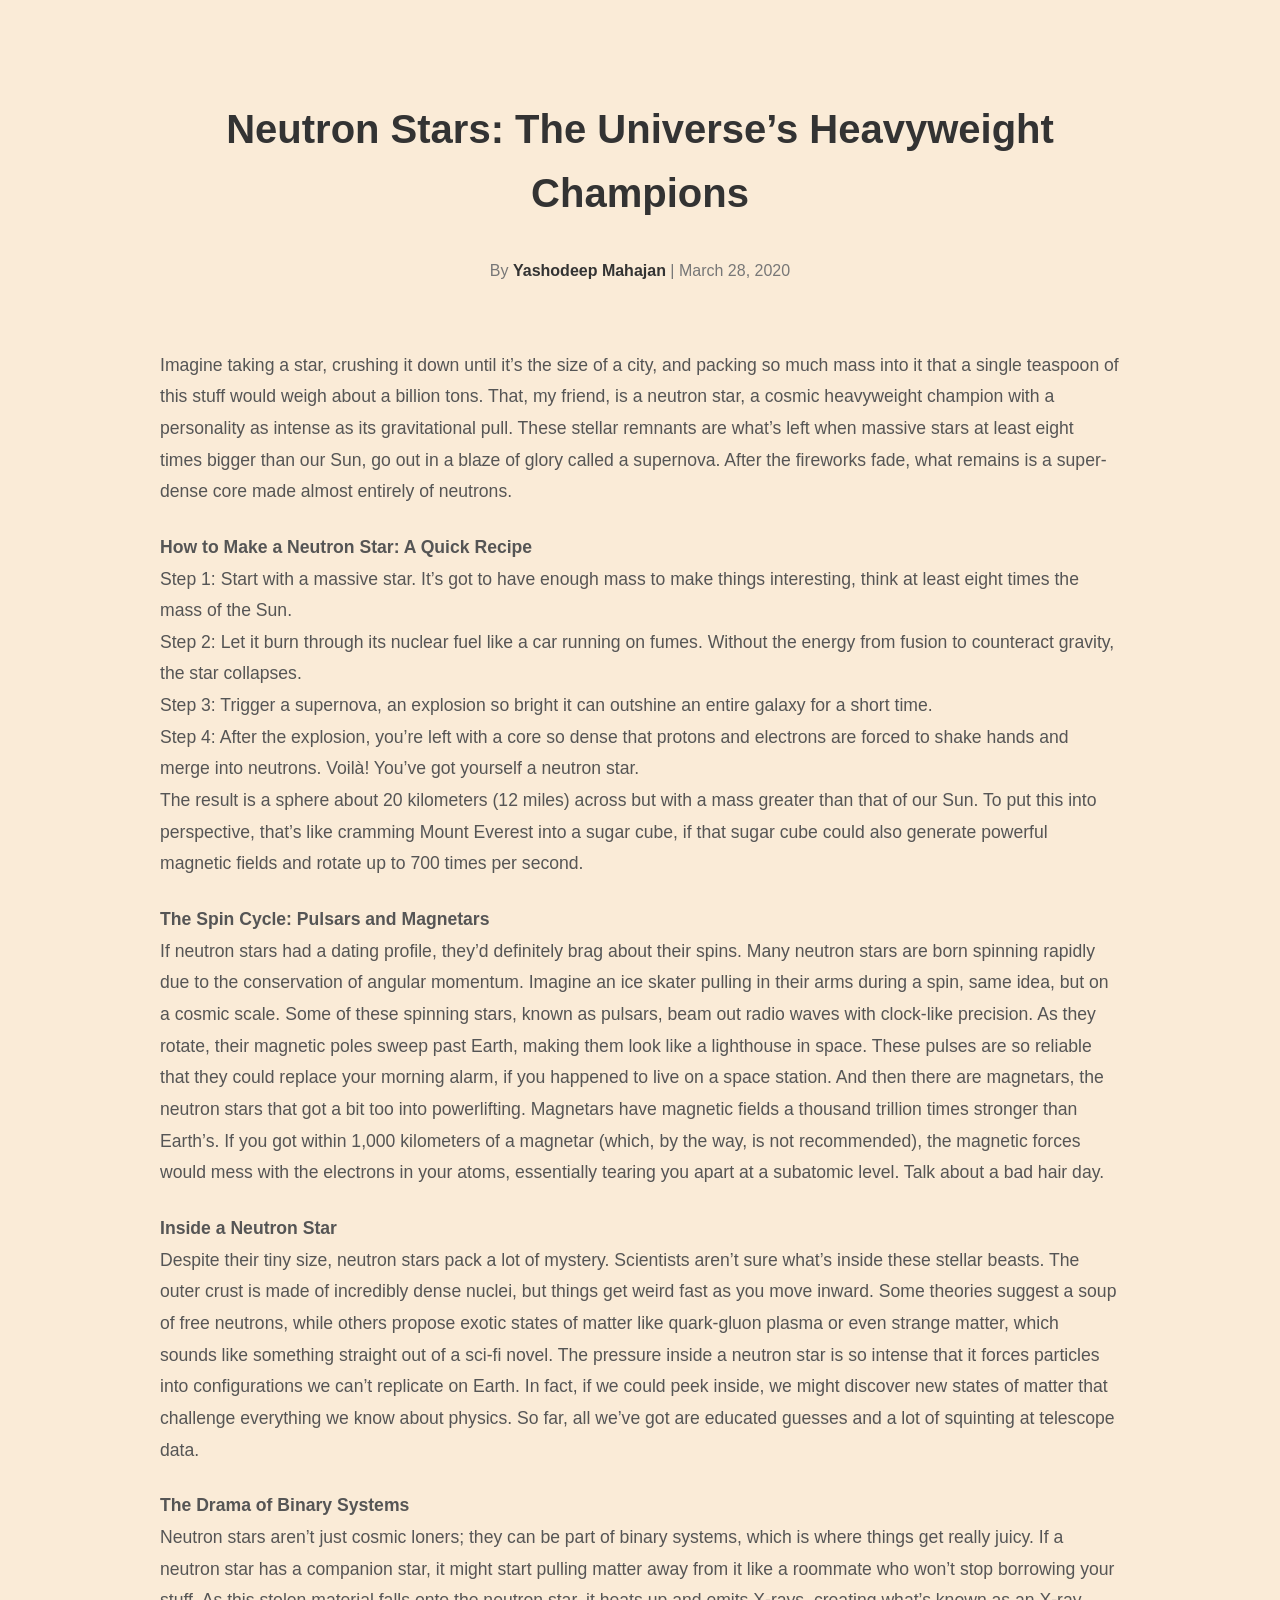
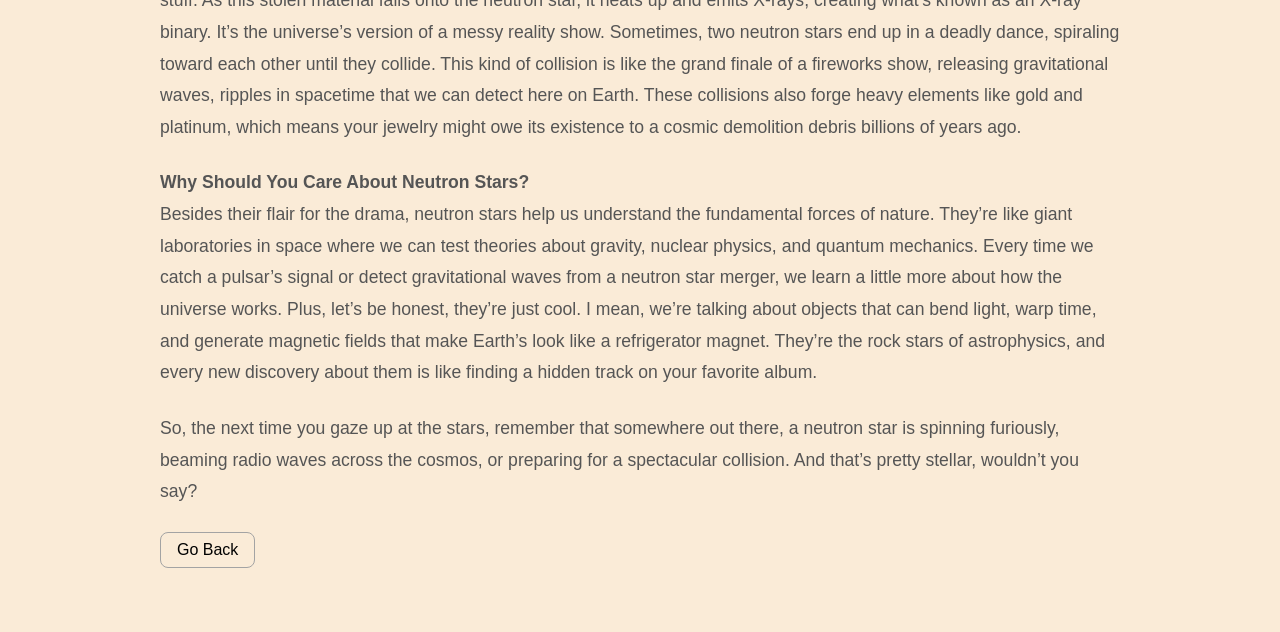
<file: Blogs/Astrophysics/Blog 2.html>
<!DOCTYPE html>
<html lang="en">
  <head>
    <meta charset="UTF-8" />
    <meta name="viewport" content="width=device-width, initial-scale=1.0" />
    <title>Neutron Stars</title>
    <link rel="stylesheet" href="blogs.css" />
  </head>

  <body>
    <!-- Blog Post Section -->
    <section id="single-blog">
      <div class="blog-header">
        <h1 class="title">
          Neutron Stars: The Universe’s Heavyweight Champions
        </h1>
        <p class="section__text__p1">
          By <span class="author-name">Yashodeep Mahajan</span> | March 28, 2020
        </p>
      </div>

      <div class="blog-content">
        <!-- <div class="blog-img-container">
          <img src="assets/blog-image.jpg" alt="Blog Image" class="blog-img" />
        </div> -->
        <div class="blog-text">
          <p class="intro">
            Imagine taking a star, crushing it down until it’s the size of a
            city, and packing so much mass into it that a single teaspoon of
            this stuff would weigh about a billion tons. That, my friend, is a
            neutron star, a cosmic heavyweight champion with a personality as
            intense as its gravitational pull. These stellar remnants are what’s
            left when massive stars at least eight times bigger than our Sun, go
            out in a blaze of glory called a supernova. After the fireworks
            fade, what remains is a super-dense core made almost entirely of
            neutrons.
          </p>
          <p>
            <b>How to Make a Neutron Star: A Quick Recipe</b><br />
            Step 1: Start with a massive star. It’s got to have enough mass to
            make things interesting, think at least eight times the mass of the
            Sun.<br />
            Step 2: Let it burn through its nuclear fuel like a car running on
            fumes. Without the energy from fusion to counteract gravity, the
            star collapses.<br />
            Step 3: Trigger a supernova, an explosion so bright it can outshine
            an entire galaxy for a short time.<br />
            Step 4: After the explosion, you’re left with a core so dense that
            protons and electrons are forced to shake hands and merge into
            neutrons. Voilà! You’ve got yourself a neutron star.
            <br />
            The result is a sphere about 20 kilometers (12 miles) across but
            with a mass greater than that of our Sun. To put this into
            perspective, that’s like cramming Mount Everest into a sugar cube,
            if that sugar cube could also generate powerful magnetic fields and
            rotate up to 700 times per second.
          </p>
          <p>
            <b>The Spin Cycle: Pulsars and Magnetars</b><br />
            If neutron stars had a dating profile, they’d definitely brag about
            their spins. Many neutron stars are born spinning rapidly due to the
            conservation of angular momentum. Imagine an ice skater pulling in
            their arms during a spin, same idea, but on a cosmic scale. Some of
            these spinning stars, known as pulsars, beam out radio waves with
            clock-like precision. As they rotate, their magnetic poles sweep
            past Earth, making them look like a lighthouse in space. These
            pulses are so reliable that they could replace your morning alarm,
            if you happened to live on a space station. And then there are
            magnetars, the neutron stars that got a bit too into powerlifting.
            Magnetars have magnetic fields a thousand trillion times stronger
            than Earth’s. If you got within 1,000 kilometers of a magnetar
            (which, by the way, is not recommended), the magnetic forces would
            mess with the electrons in your atoms, essentially tearing you apart
            at a subatomic level. Talk about a bad hair day.
          </p>
          <p>
            <b>Inside a Neutron Star</b><br />
            Despite their tiny size, neutron stars pack a lot of mystery.
            Scientists aren’t sure what’s inside these stellar beasts. The outer
            crust is made of incredibly dense nuclei, but things get weird fast
            as you move inward. Some theories suggest a soup of free neutrons,
            while others propose exotic states of matter like quark-gluon plasma
            or even strange matter, which sounds like something straight out of
            a sci-fi novel. The pressure inside a neutron star is so intense
            that it forces particles into configurations we can’t replicate on
            Earth. In fact, if we could peek inside, we might discover new
            states of matter that challenge everything we know about physics. So
            far, all we’ve got are educated guesses and a lot of squinting at
            telescope data.
          </p>
          <p>
            <b>The Drama of Binary Systems</b><br />
            Neutron stars aren’t just cosmic loners; they can be part of binary
            systems, which is where things get really juicy. If a neutron star
            has a companion star, it might start pulling matter away from it
            like a roommate who won’t stop borrowing your stuff. As this stolen
            material falls onto the neutron star, it heats up and emits X-rays,
            creating what’s known as an X-ray binary. It’s the universe’s
            version of a messy reality show. Sometimes, two neutron stars end up
            in a deadly dance, spiraling toward each other until they collide.
            This kind of collision is like the grand finale of a fireworks show,
            releasing gravitational waves, ripples in spacetime that we can
            detect here on Earth. These collisions also forge heavy elements
            like gold and platinum, which means your jewelry might owe its
            existence to a cosmic demolition debris billions of years ago.
          </p>
          <p>
            <b>Why Should You Care About Neutron Stars?</b><br />
            Besides their flair for the drama, neutron stars help us
            understand the fundamental forces of nature. They’re like giant
            laboratories in space where we can test theories about gravity,
            nuclear physics, and quantum mechanics. Every time we catch a
            pulsar’s signal or detect gravitational waves from a neutron star
            merger, we learn a little more about how the universe works. Plus,
            let’s be honest, they’re just cool. I mean, we’re talking about
            objects that can bend light, warp time, and generate magnetic fields
            that make Earth’s look like a refrigerator magnet. They’re the rock
            stars of astrophysics, and every new discovery about them is like
            finding a hidden track on your favorite album.
          </p>
          <p>
            So, the next time you gaze up at the stars, remember that somewhere
            out there, a neutron star is spinning furiously, beaming radio waves
            across the cosmos, or preparing for a spectacular collision. And
            that’s pretty stellar, wouldn’t you say?
          </p>
        </div>
      </div>

      <!-- Back to Blog List Button -->
      <button class="back-button" onclick="window.history.back()">
        Go Back
      </button>
    </section>
  </body>
</html>
</file>
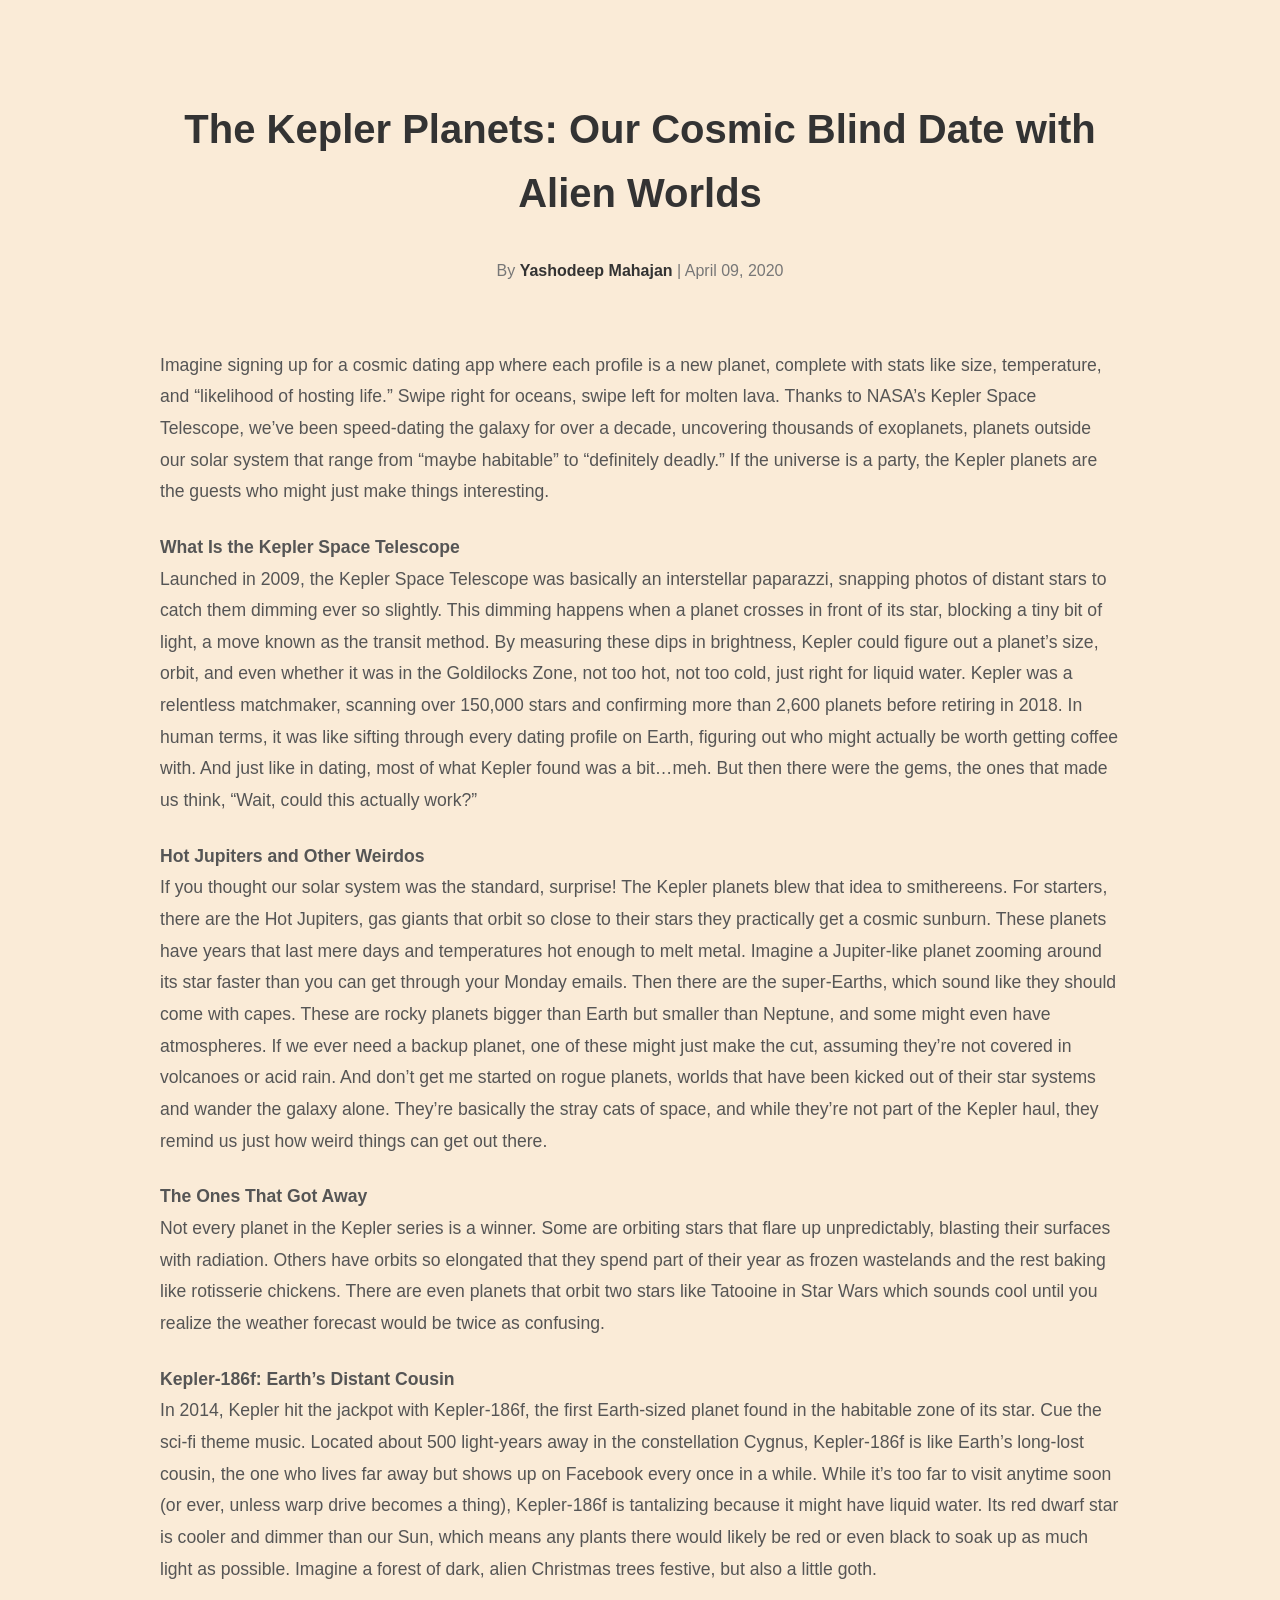
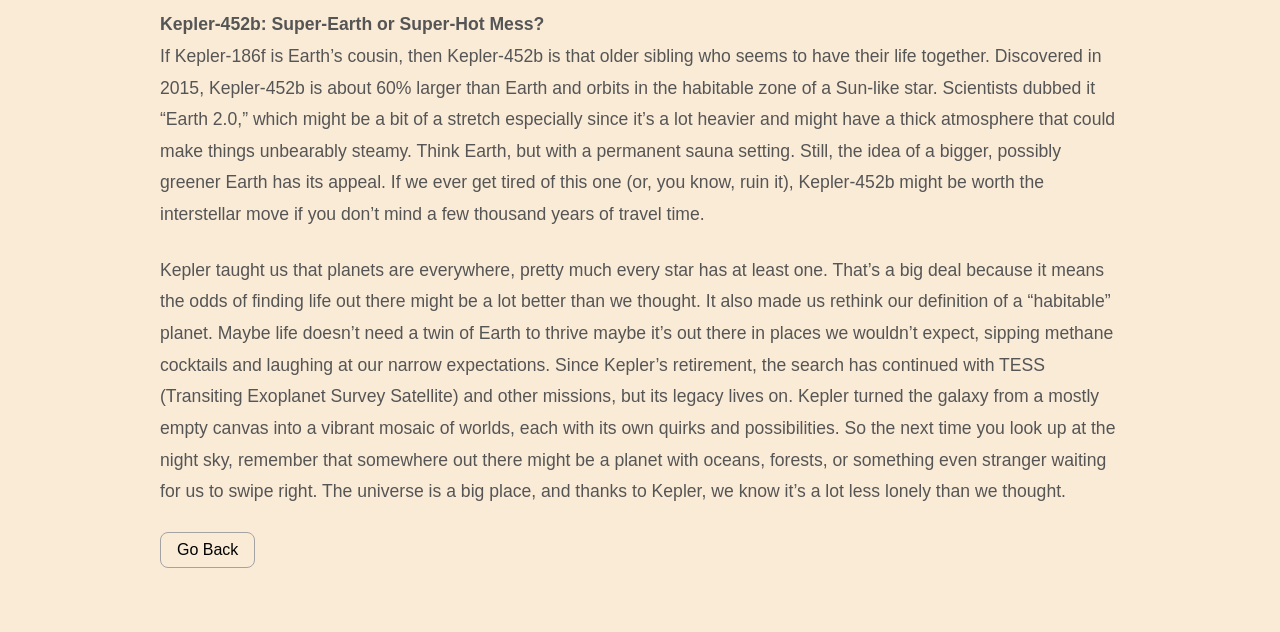
<file: Blogs/Astrophysics/Blog 3.html>
<!DOCTYPE html>
<html lang="en">
  <head>
    <meta charset="UTF-8" />
    <meta name="viewport" content="width=device-width, initial-scale=1.0" />
    <title>The Kepler Planets</title>
    <link rel="stylesheet" href="blogs.css" />
  </head>

  <body>
    <!-- Blog Post Section -->
    <section id="single-blog">
      <div class="blog-header">
        <h1 class="title">
          The Kepler Planets: Our Cosmic Blind Date with Alien Worlds
        </h1>
        <p class="section__text__p1">
          By <span class="author-name">Yashodeep Mahajan</span> | April 09, 2020
        </p>
      </div>

      <div class="blog-content">
        <!-- <div class="blog-img-container">
          <img src="assets/blog-image.jpg" alt="Blog Image" class="blog-img" />
        </div> -->
        <div class="blog-text">
          <p class="intro">
            Imagine signing up for a cosmic dating app where each profile is a
            new planet, complete with stats like size, temperature, and
            “likelihood of hosting life.” Swipe right for oceans, swipe left for
            molten lava. Thanks to NASA’s Kepler Space Telescope, we’ve been
            speed-dating the galaxy for over a decade, uncovering thousands of
            exoplanets, planets outside our solar system that range from “maybe
            habitable” to “definitely deadly.” If the universe is a party, the
            Kepler planets are the guests who might just make things
            interesting.
          </p>
          <p>
            <b>What Is the Kepler Space Telescope</b><br />
            Launched in 2009, the Kepler Space Telescope was basically an
            interstellar paparazzi, snapping photos of distant stars to catch
            them dimming ever so slightly. This dimming happens when a planet
            crosses in front of its star, blocking a tiny bit of light, a move
            known as the transit method. By measuring these dips in brightness,
            Kepler could figure out a planet’s size, orbit, and even whether it
            was in the Goldilocks Zone, not too hot, not too cold, just right
            for liquid water. Kepler was a relentless matchmaker, scanning over
            150,000 stars and confirming more than 2,600 planets before retiring
            in 2018. In human terms, it was like sifting through every dating
            profile on Earth, figuring out who might actually be worth getting
            coffee with. And just like in dating, most of what Kepler found was
            a bit…meh. But then there were the gems, the ones that made us
            think, “Wait, could this actually work?”
          </p>
          <p>
            <b>Hot Jupiters and Other Weirdos</b><br />
            If you thought our solar system was the standard, surprise! The
            Kepler planets blew that idea to smithereens. For starters, there
            are the Hot Jupiters, gas giants that orbit so close to their stars
            they practically get a cosmic sunburn. These planets have years that
            last mere days and temperatures hot enough to melt metal. Imagine a
            Jupiter-like planet zooming around its star faster than you can get
            through your Monday emails. Then there are the super-Earths, which
            sound like they should come with capes. These are rocky planets
            bigger than Earth but smaller than Neptune, and some might even have
            atmospheres. If we ever need a backup planet, one of these might
            just make the cut, assuming they’re not covered in volcanoes or acid
            rain. And don’t get me started on rogue planets, worlds that have
            been kicked out of their star systems and wander the galaxy alone.
            They’re basically the stray cats of space, and while they’re not
            part of the Kepler haul, they remind us just how weird things can
            get out there.
          </p>
          <p>
            <b>The Ones That Got Away</b><br />
            Not every planet in the Kepler series is a winner. Some are orbiting
            stars that flare up unpredictably, blasting their surfaces with
            radiation. Others have orbits so elongated that they spend part of
            their year as frozen wastelands and the rest baking like rotisserie
            chickens. There are even planets that orbit two stars like Tatooine
            in Star Wars which sounds cool until you realize the weather
            forecast would be twice as confusing.
          </p>
          <p>
            <b>Kepler-186f: Earth’s Distant Cousin</b><br />
            In 2014, Kepler hit the jackpot with Kepler-186f, the first
            Earth-sized planet found in the habitable zone of its star. Cue the
            sci-fi theme music. Located about 500 light-years away in the
            constellation Cygnus, Kepler-186f is like Earth’s long-lost cousin,
            the one who lives far away but shows up on Facebook every once in a
            while. While it’s too far to visit anytime soon (or ever, unless
            warp drive becomes a thing), Kepler-186f is tantalizing because it
            might have liquid water. Its red dwarf star is cooler and dimmer
            than our Sun, which means any plants there would likely be red or
            even black to soak up as much light as possible. Imagine a forest of
            dark, alien Christmas trees festive, but also a little goth.
          </p>
          <p>
            <b>Kepler-452b: Super-Earth or Super-Hot Mess?</b><br />
            If Kepler-186f is Earth’s cousin, then Kepler-452b is that older
            sibling who seems to have their life together. Discovered in 2015,
            Kepler-452b is about 60% larger than Earth and orbits in the
            habitable zone of a Sun-like star. Scientists dubbed it “Earth 2.0,”
            which might be a bit of a stretch especially since it’s a lot
            heavier and might have a thick atmosphere that could make things
            unbearably steamy. Think Earth, but with a permanent sauna setting.
            Still, the idea of a bigger, possibly greener Earth has its appeal.
            If we ever get tired of this one (or, you know, ruin it),
            Kepler-452b might be worth the interstellar move if you don’t mind a
            few thousand years of travel time.
          </p>
          <p>
            Kepler taught us that planets are everywhere, pretty much every star
            has at least one. That’s a big deal because it means the odds of
            finding life out there might be a lot better than we thought. It
            also made us rethink our definition of a “habitable” planet. Maybe
            life doesn’t need a twin of Earth to thrive maybe it’s out there in
            places we wouldn’t expect, sipping methane cocktails and laughing at
            our narrow expectations. Since Kepler’s retirement, the search has
            continued with TESS (Transiting Exoplanet Survey Satellite) and
            other missions, but its legacy lives on. Kepler turned the galaxy
            from a mostly empty canvas into a vibrant mosaic of worlds, each
            with its own quirks and possibilities. So the next time you look up
            at the night sky, remember that somewhere out there might be a
            planet with oceans, forests, or something even stranger waiting for
            us to swipe right. The universe is a big place, and thanks to
            Kepler, we know it’s a lot less lonely than we thought.
          </p>
        </div>
      </div>

      <!-- Back to Blog List Button -->
      <button class="back-button" onclick="window.history.back()">
        Go Back
      </button>
    </section>
  </body>
</html>
</file>
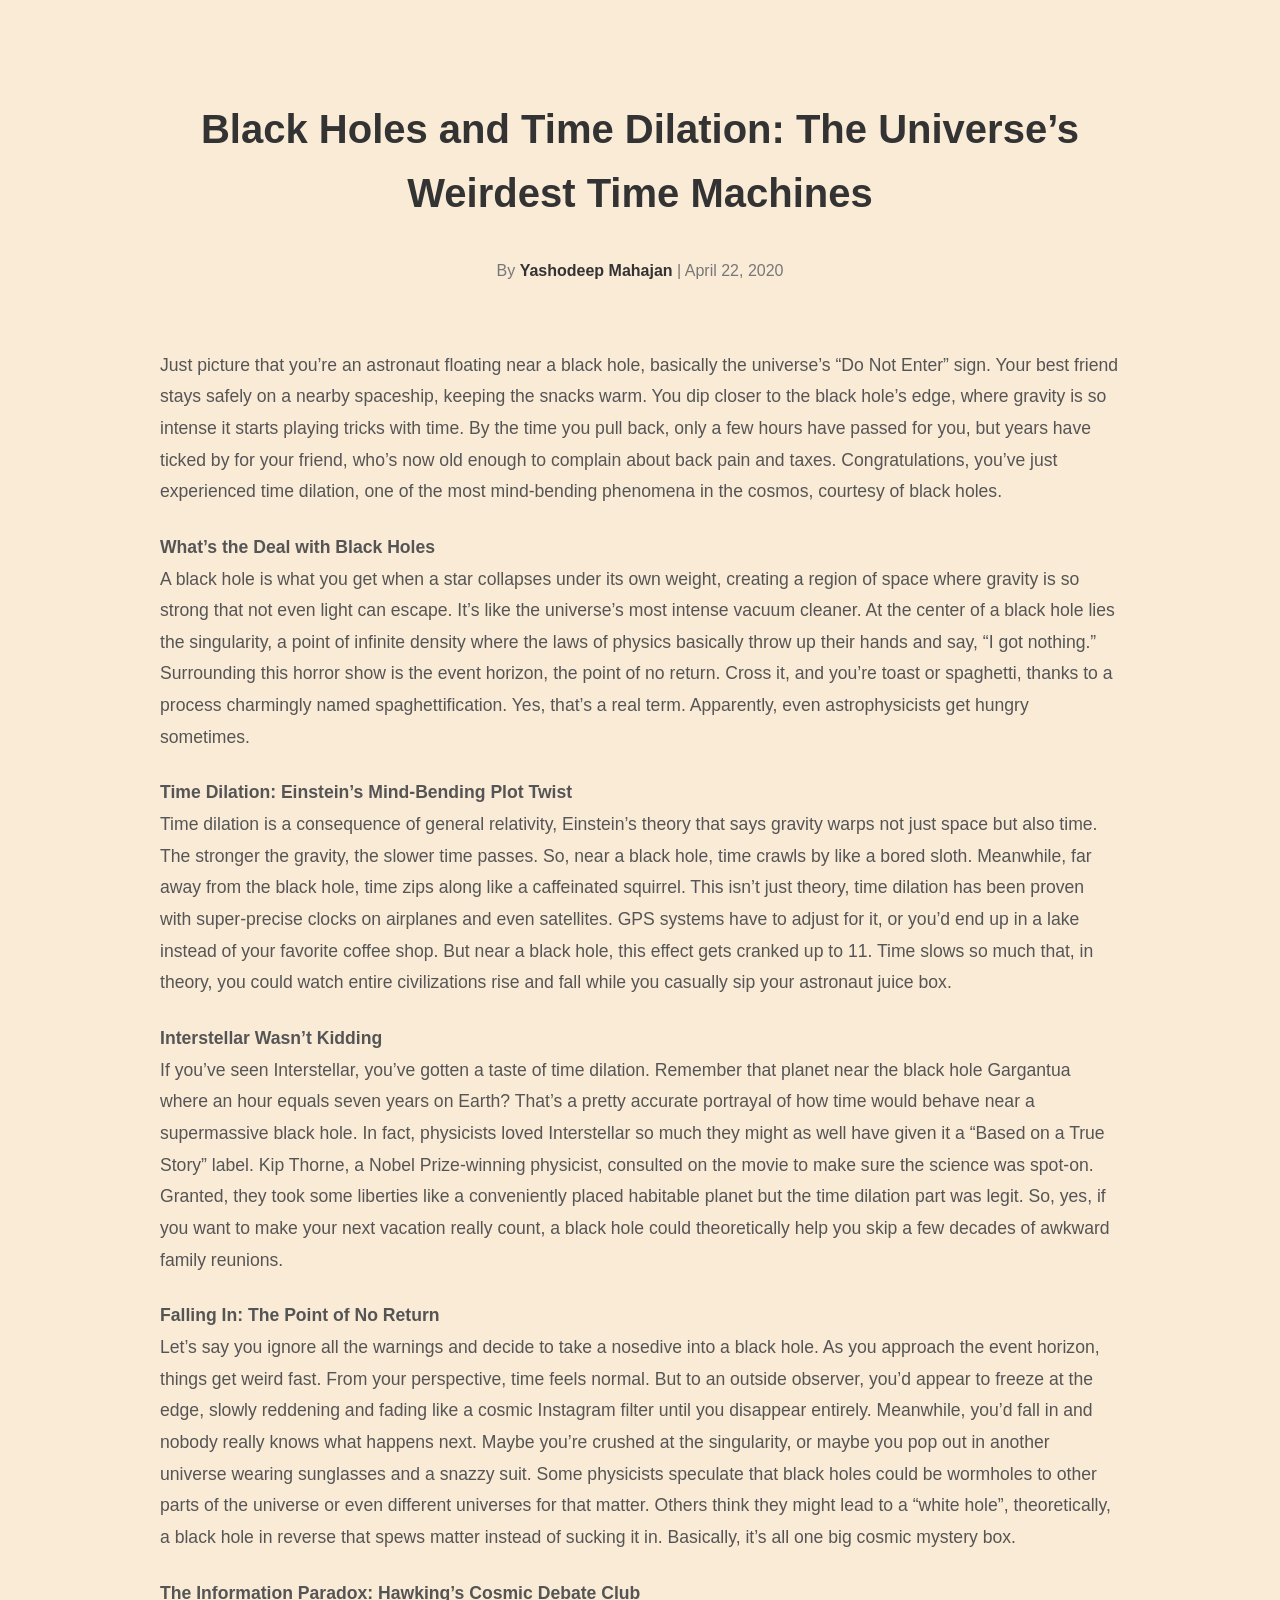
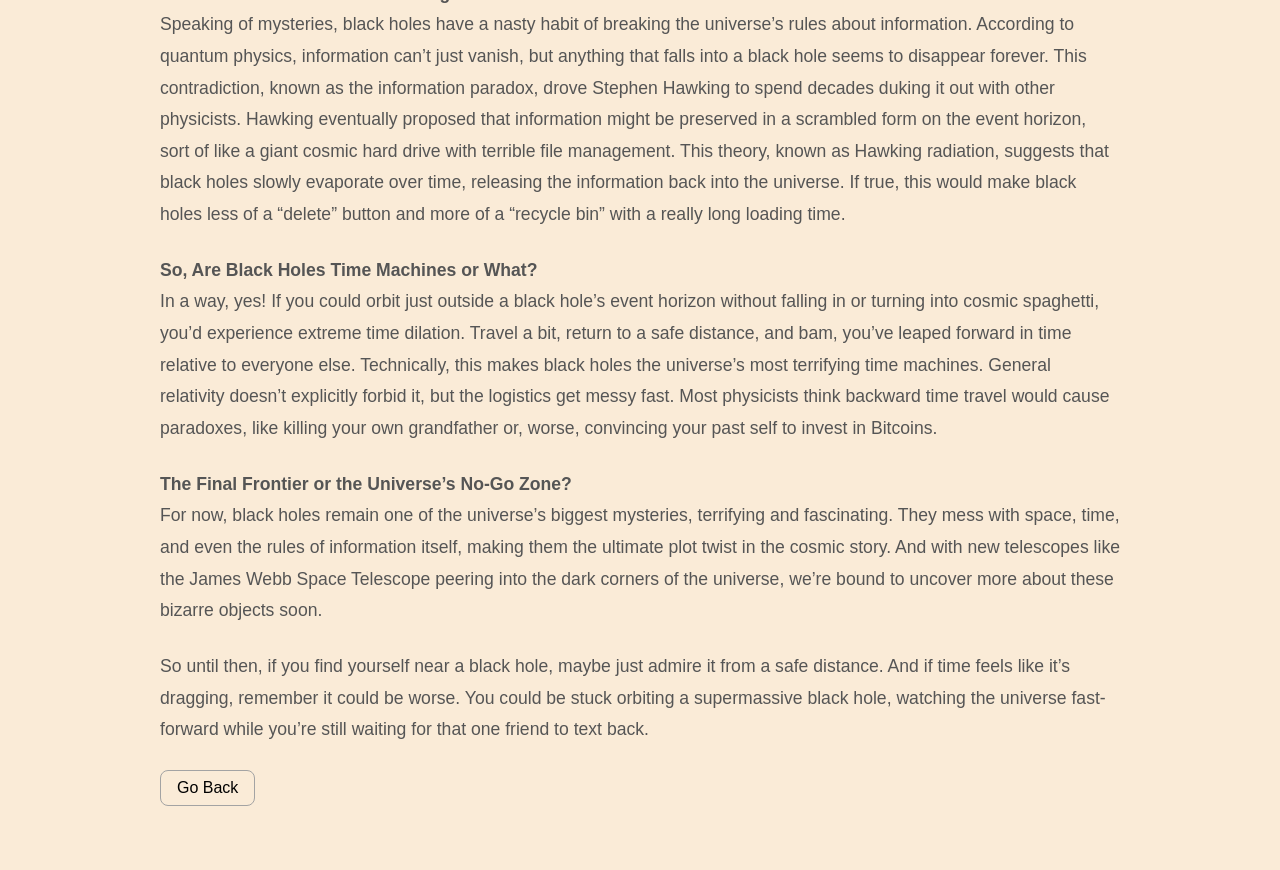
<file: Blogs/Astrophysics/Blog 4.html>
<!DOCTYPE html>
<html lang="en">
  <head>
    <meta charset="UTF-8" />
    <meta name="viewport" content="width=device-width, initial-scale=1.0" />
    <title>Black Holes and Time Dilation</title>
    <link rel="stylesheet" href="blogs.css" />
  </head>

  <body>
    <!-- Blog Post Section -->
    <section id="single-blog">
      <div class="blog-header">
        <h1 class="title">
          Black Holes and Time Dilation: The Universe’s Weirdest Time Machines
        </h1>
        <p class="section__text__p1">
          By <span class="author-name">Yashodeep Mahajan</span> | April 22, 2020
        </p>
      </div>

      <div class="blog-content">
        <!-- <div class="blog-img-container">
          <img src="assets/blog-image.jpg" alt="Blog Image" class="blog-img" />
        </div> -->
        <div class="blog-text">
          <p class="intro">
            Just picture that you’re an astronaut floating near a black
            hole, basically the universe’s “Do Not Enter” sign. Your best friend
            stays safely on a nearby spaceship, keeping the snacks warm. You dip
            closer to the black hole’s edge, where gravity is so intense it
            starts playing tricks with time. By the time you pull back, only a
            few hours have passed for you, but years have ticked by for your
            friend, who’s now old enough to complain about back pain and taxes.
            Congratulations, you’ve just experienced time dilation, one of the
            most mind-bending phenomena in the cosmos, courtesy of black holes.
          </p>
          <p>
            <b>What’s the Deal with Black Holes</b><br />
            A black hole is what you get when a star collapses under its own
            weight, creating a region of space where gravity is so strong that
            not even light can escape. It’s like the universe’s most intense
            vacuum cleaner. At the center of a black hole lies the
            singularity, a point of infinite density where the laws of physics
            basically throw up their hands and say, “I got nothing.” Surrounding
            this horror show is the event horizon, the point of no return. Cross
            it, and you’re toast or spaghetti, thanks to a
            process charmingly named spaghettification. Yes, that’s a real term.
            Apparently, even astrophysicists get hungry sometimes.
          </p>
          <p>
            <b>Time Dilation: Einstein’s Mind-Bending Plot Twist</b><br />
            Time dilation is a consequence of general relativity, Einstein’s
            theory that says gravity warps not just space but also time. The
            stronger the gravity, the slower time passes. So, near a black hole,
            time crawls by like a bored sloth. Meanwhile, far away from the
            black hole, time zips along like a caffeinated squirrel. This isn’t
            just theory, time dilation has been proven with super-precise clocks
            on airplanes and even satellites. GPS systems have to adjust for it,
            or you’d end up in a lake instead of your favorite coffee shop. But
            near a black hole, this effect gets cranked up to 11. Time slows so
            much that, in theory, you could watch entire civilizations rise and
            fall while you casually sip your astronaut juice box.
          </p>
          <p>
            <b>Interstellar Wasn’t Kidding</b><br />
            If you’ve seen Interstellar, you’ve gotten a taste of time dilation. Remember that planet
            near the black hole Gargantua where an hour equals seven years on
            Earth? That’s a pretty accurate portrayal of how time would behave
            near a supermassive black hole. In fact, physicists loved
            Interstellar so much they might as well have given it a “Based on a
            True Story” label. Kip Thorne, a Nobel Prize-winning physicist,
            consulted on the movie to make sure the science was spot-on.
            Granted, they took some liberties like a conveniently placed
            habitable planet but the time dilation part was legit. So, yes, if
            you want to make your next vacation really count, a black hole could
            theoretically help you skip a few decades of awkward family
            reunions.
          </p>
          <p>
            <b>Falling In: The Point of No Return</b><br />
            Let’s say you ignore all the warnings and decide to take a nosedive
            into a black hole. As you approach the event horizon, things get
            weird fast. From your perspective, time feels normal. But to an
            outside observer, you’d appear to freeze at the edge, slowly
            reddening and fading like a cosmic Instagram filter until you
            disappear entirely. Meanwhile, you’d fall in and nobody really
            knows what happens next. Maybe you’re crushed at the singularity, or
            maybe you pop out in another universe wearing sunglasses and a
            snazzy suit. Some physicists speculate that black holes could be
            wormholes to other parts of the universe or even different universes
            for that matter. Others think they might lead to a “white
            hole”, theoretically, a black hole in reverse that spews matter
            instead of sucking it in. Basically, it’s all one big cosmic mystery
            box.
          </p>
          <p>
            <b>The Information Paradox: Hawking’s Cosmic Debate Club</b><br />
            Speaking of mysteries, black holes have a nasty habit of breaking
            the universe’s rules about information. According to quantum
            physics, information can’t just vanish, but anything that falls into
            a black hole seems to disappear forever. This contradiction, known
            as the information paradox, drove Stephen Hawking to spend decades
            duking it out with other physicists. Hawking eventually proposed
            that information might be preserved in a scrambled form on the event
            horizon, sort of like a giant cosmic hard drive with terrible file
            management. This theory, known as Hawking radiation, suggests that
            black holes slowly evaporate over time, releasing the information
            back into the universe. If true, this would make black holes less of
            a “delete” button and more of a “recycle bin” with a really long
            loading time.
          </p>
          <p>
            <b>So, Are Black Holes Time Machines or What?</b><br />
            In a way, yes! If you could orbit just outside a black hole’s event
            horizon without falling in or turning into cosmic spaghetti, you’d
            experience extreme time dilation. Travel a bit, return to a safe
            distance, and bam, you’ve leaped forward in time relative to everyone
            else. Technically, this makes black holes the universe’s most
            terrifying time machines. General relativity
            doesn’t explicitly forbid it, but the logistics get messy fast. Most
            physicists think backward time travel would cause paradoxes, like
            killing your own grandfather or, worse, convincing your past self to
            invest in Bitcoins.
          </p>
          <p>
            <b>The Final Frontier or the Universe’s No-Go Zone?</b><br />
            For now, black holes remain one of the universe’s biggest
            mysteries, terrifying and fascinating. They mess with
            space, time, and even the rules of information itself, making them
            the ultimate plot twist in the cosmic story. And with new telescopes
            like the James Webb Space Telescope peering into the dark corners of
            the universe, we’re bound to uncover more about these bizarre
            objects soon.
          </p>
          <p>
            So until then, if you find yourself near a black hole, maybe just
            admire it from a safe distance. And if time feels like it’s
            dragging, remember it could be worse. You could be stuck orbiting a
            supermassive black hole, watching the universe fast-forward while
            you’re still waiting for that one friend to text back.
          </p>
        </div>
      </div>

      <!-- Back to Blog List Button -->
      <button class="back-button" onclick="window.history.back()">
        Go Back
      </button>
  </body>
</html>
</file>
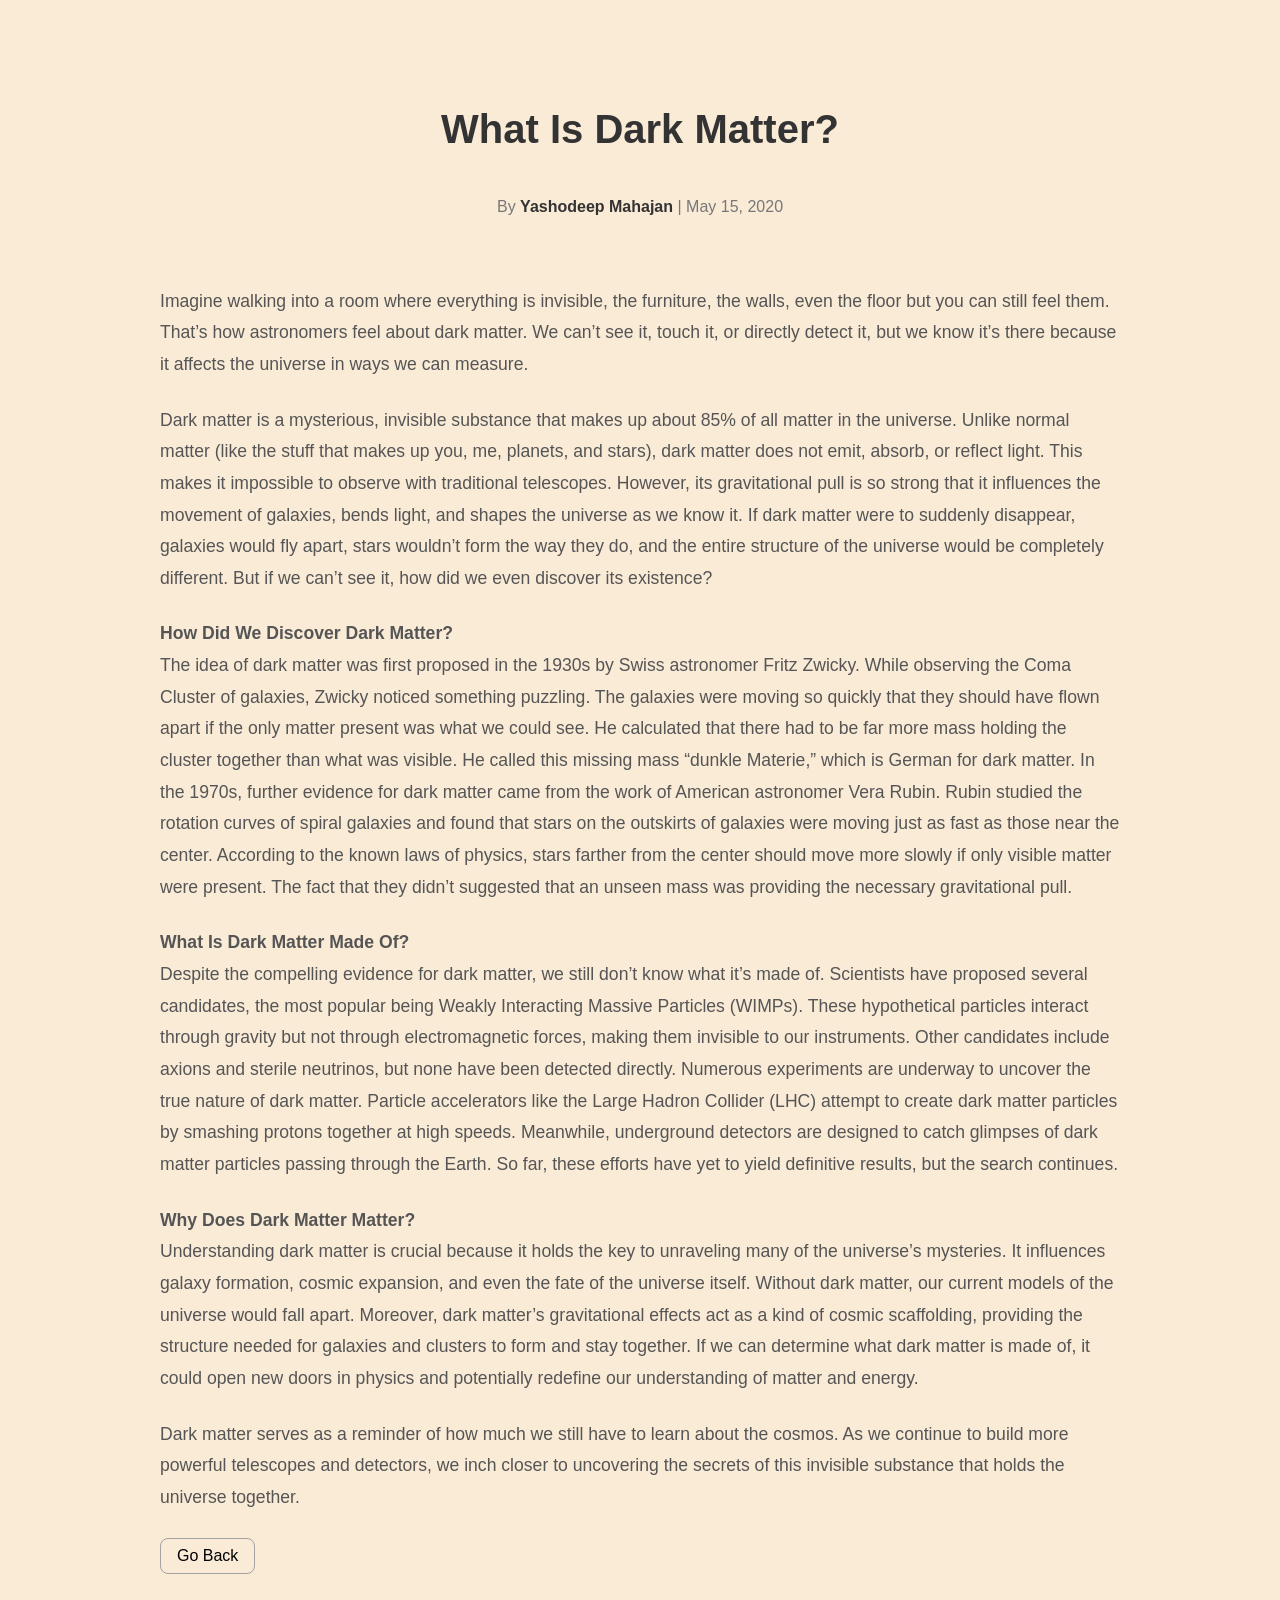
<file: Blogs/Astrophysics/Blog 5.html>
<!DOCTYPE html>
<html lang="en">
  <head>
    <meta charset="UTF-8" />
    <meta name="viewport" content="width=device-width, initial-scale=1.0" />
    <title>Dark Matter</title>
    <link rel="stylesheet" href="blogs.css" />
  </head>

  <body>
    <!-- Blog Post Section -->
    <section id="single-blog">
      <div class="blog-header">
        <h1 class="title">What Is Dark Matter?</h1>
        <p class="section__text__p1">
          By <span class="author-name">Yashodeep Mahajan</span> | May 15, 2020
        </p>
      </div>

      <div class="blog-content">
        <!-- <div class="blog-img-container">
          <img src="assets/blog-image.jpg" alt="Blog Image" class="blog-img" />
        </div> -->
        <div class="blog-text">
          <p class="intro">
            Imagine walking into a room where everything is invisible, the
            furniture, the walls, even the floor but you can still feel them.
            That’s how astronomers feel about dark matter. We can’t see it,
            touch it, or directly detect it, but we know it’s there because it
            affects the universe in ways we can measure.
          </p>
          <p>
            Dark matter is a mysterious, invisible substance that makes up about
            85% of all matter in the universe. Unlike normal matter (like the
            stuff that makes up you, me, planets, and stars), dark matter does
            not emit, absorb, or reflect light. This makes it impossible to
            observe with traditional telescopes. However, its gravitational pull
            is so strong that it influences the movement of galaxies, bends
            light, and shapes the universe as we know it. If dark matter were to
            suddenly disappear, galaxies would fly apart, stars wouldn’t form
            the way they do, and the entire structure of the universe would be
            completely different. But if we can’t see it, how did we even
            discover its existence?
          </p>
          <p>
            <b>How Did We Discover Dark Matter?</b><br />
            The idea of dark matter was first proposed in the 1930s by Swiss
            astronomer Fritz Zwicky. While observing the Coma Cluster of
            galaxies, Zwicky noticed something puzzling. The galaxies were
            moving so quickly that they should have flown apart if the only
            matter present was what we could see. He calculated that there had
            to be far more mass holding the cluster together than what was
            visible. He called this missing mass “dunkle Materie,” which is
            German for dark matter. In the 1970s, further evidence for dark
            matter came from the work of American astronomer Vera Rubin. Rubin
            studied the rotation curves of spiral galaxies and found that stars
            on the outskirts of galaxies were moving just as fast as those near
            the center. According to the known laws of physics, stars farther
            from the center should move more slowly if only visible matter were
            present. The fact that they didn’t suggested that an unseen mass was
            providing the necessary gravitational pull.
          </p>
          <p>
            <b>What Is Dark Matter Made Of?</b><br />
            Despite the compelling evidence for dark matter, we still don’t know
            what it’s made of. Scientists have proposed several candidates, the
            most popular being Weakly Interacting Massive Particles (WIMPs).
            These hypothetical particles interact through gravity but not
            through electromagnetic forces, making them invisible to our
            instruments. Other candidates include axions and sterile neutrinos,
            but none have been detected directly. Numerous experiments are
            underway to uncover the true nature of dark matter. Particle
            accelerators like the Large Hadron Collider (LHC) attempt to create
            dark matter particles by smashing protons together at high speeds.
            Meanwhile, underground detectors are designed to catch glimpses of
            dark matter particles passing through the Earth. So far, these
            efforts have yet to yield definitive results, but the search
            continues.
          </p>
          <p>
            <b>Why Does Dark Matter Matter?</b><br />
            Understanding dark matter is crucial because it holds the key to
            unraveling many of the universe’s mysteries. It influences galaxy
            formation, cosmic expansion, and even the fate of the universe
            itself. Without dark matter, our current models of the universe
            would fall apart. Moreover, dark matter’s gravitational effects act
            as a kind of cosmic scaffolding, providing the structure needed for
            galaxies and clusters to form and stay together. If we can determine
            what dark matter is made of, it could open new doors in physics and
            potentially redefine our understanding of matter and energy.
          </p>
          <p>
            Dark matter serves as a reminder of how much we still
            have to learn about the cosmos. As we continue to build more
            powerful telescopes and detectors, we inch closer to uncovering the
            secrets of this invisible substance that holds the universe
            together.
          </p>
        </div>
      </div>

      <!-- Back to Blog List Button -->
      <button class="back-button" onclick="window.history.back()">
        Go Back
      </button>
    </section>
  </body>
</html>
</file>
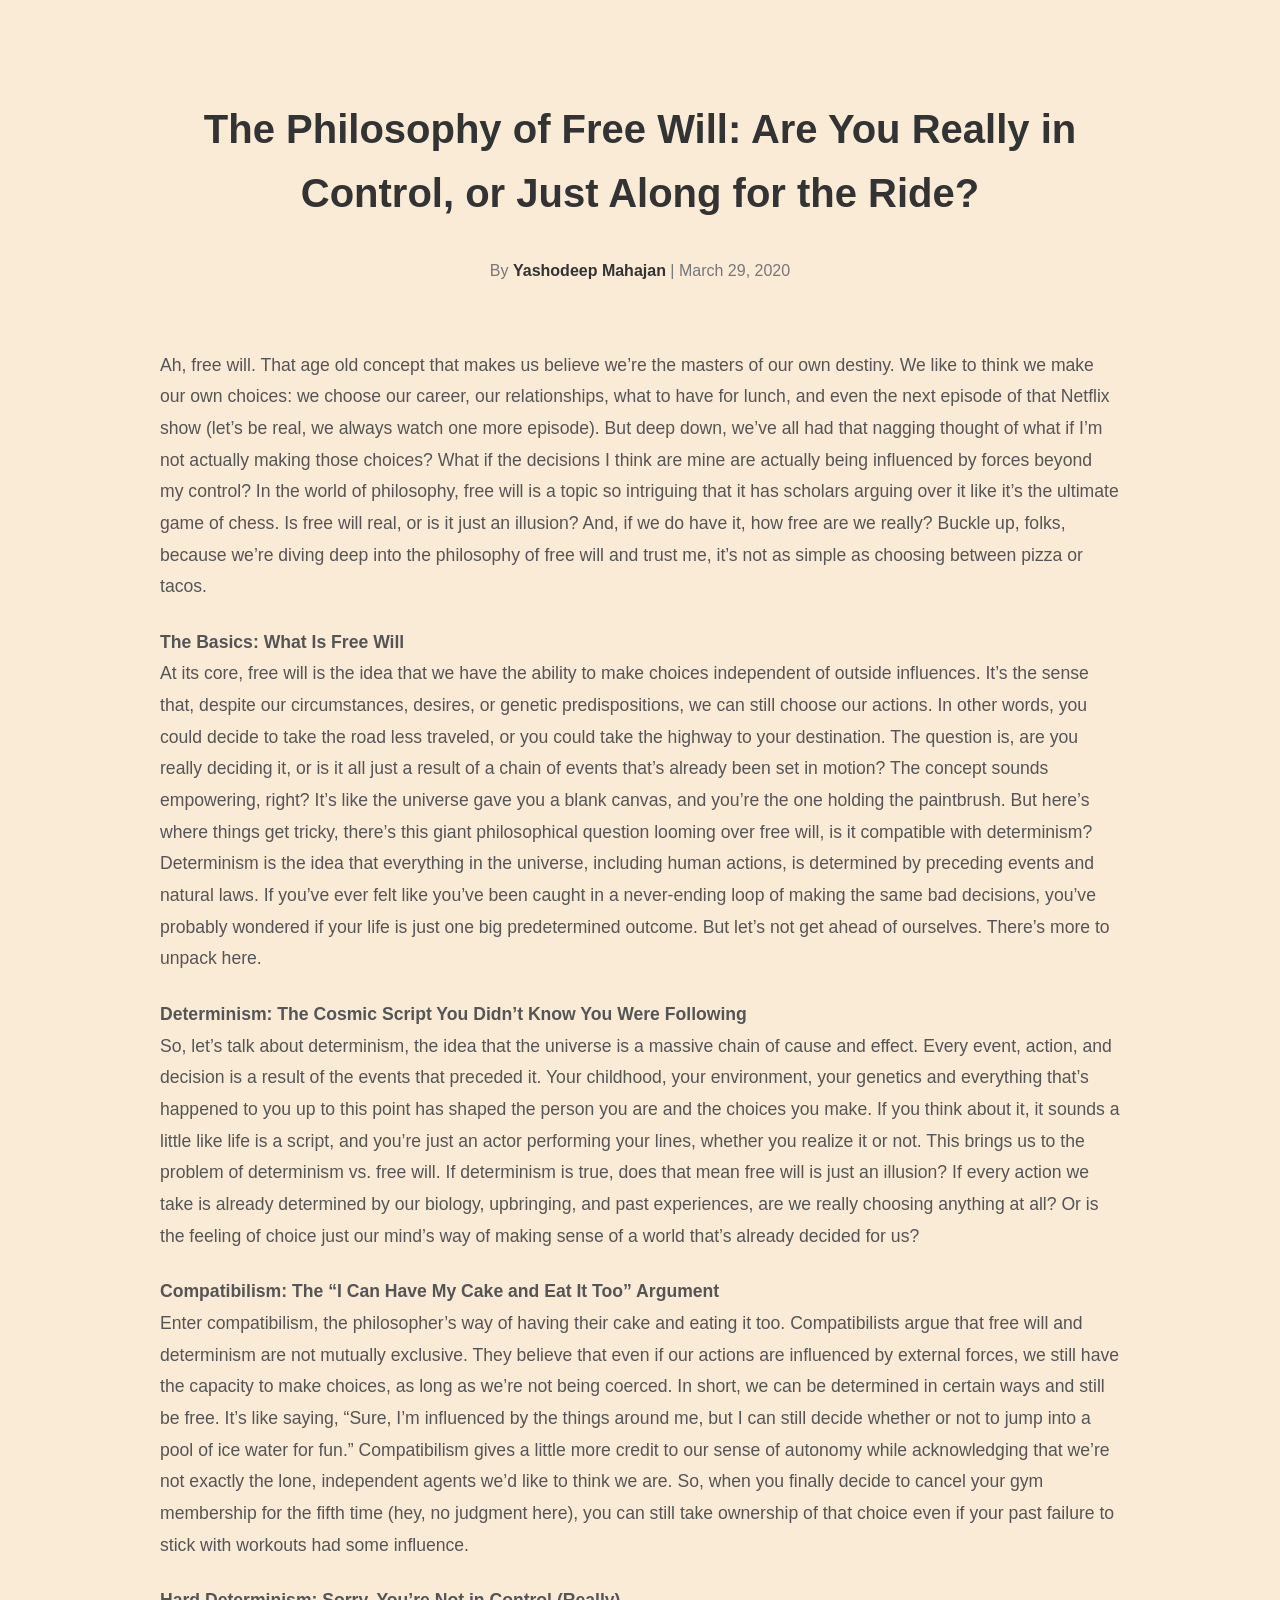
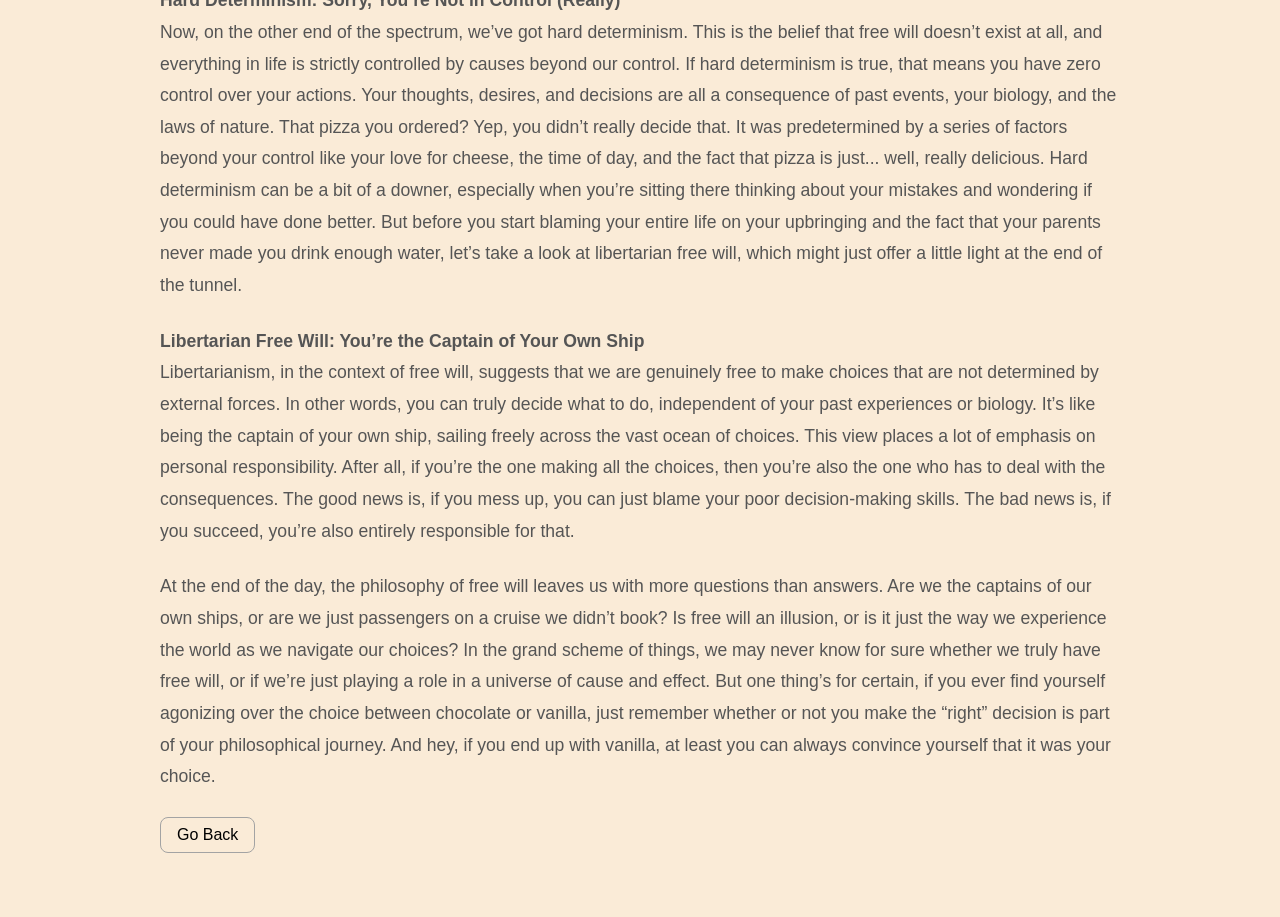
<file: Blogs/Philosophy/Blog 1.html>
<!DOCTYPE html>
<html lang="en">
  <head>
    <meta charset="UTF-8" />
    <meta name="viewport" content="width=device-width, initial-scale=1.0" />
    <title>The Philosophy of Free Will</title>
    <link rel="stylesheet" href="blogs.css" />
  </head>

  <body>
    <!-- Blog Post Section -->
    <section id="single-blog">
      <div class="blog-header">
        <h1 class="title">
          The Philosophy of Free Will: Are You Really in Control, or Just Along
          for the Ride?
        </h1>
        <p class="section__text__p1">
          By <span class="author-name">Yashodeep Mahajan</span> | March 29, 2020
        </p>
      </div>

      <div class="blog-content">
        <!-- <div class="blog-img-container">
          <img src="Blogs/Assets/Alien.png" alt="Blog Image" class="blog-img" />
        </div> -->
        <div class="blog-text">
          <p class="intro">
            Ah, free will. That age old concept that makes us believe we’re the
            masters of our own destiny. We like to think we make our own
            choices: we choose our career, our relationships, what to have for
            lunch, and even the next episode of that Netflix show (let’s be
            real, we always watch one more episode). But deep down, we’ve all
            had that nagging thought of what if I’m not actually making those
            choices? What if the decisions I think are mine are actually being
            influenced by forces beyond my control? In the
            world of philosophy, free will is a topic so intriguing that it has
            scholars arguing over it like it’s the ultimate game of chess. Is
            free will real, or is it just an illusion? And, if we do have it,
            how free are we really? Buckle up, folks, because we’re diving deep
            into the philosophy of free will and trust me, it’s not as simple as
            choosing between pizza or tacos.
          </p>
          <p>
            <b>The Basics: What Is Free Will</b><br />
            At its core, free will is the idea that we have the ability to make
            choices independent of outside influences. It’s the sense that,
            despite our circumstances, desires, or genetic predispositions, we
            can still choose our actions. In other words, you could decide to
            take the road less traveled, or you could take the highway to your
            destination. The question is, are you really deciding it, or is it
            all just a result of a chain of events that’s already been set in
            motion? The concept sounds empowering, right? It’s like the universe
            gave you a blank canvas, and you’re the one holding the paintbrush.
            But here’s where things get tricky, there’s this giant philosophical
            question looming over free will, is it compatible with determinism?
            Determinism is the idea that everything in the universe, including
            human actions, is determined by preceding events and natural laws.
            If you’ve ever felt like you’ve been caught in a never-ending loop
            of making the same bad decisions, you’ve probably wondered if your
            life is just one big predetermined outcome. But let’s not get ahead
            of ourselves. There’s more to unpack here.
          </p>
          <p>
            <b
              >Determinism: The Cosmic Script You Didn’t Know You Were
              Following</b
            ><br />
            So, let’s talk about determinism, the idea that the universe is a
            massive chain of cause and effect. Every event, action, and decision
            is a result of the events that preceded it. Your childhood, your
            environment, your genetics and everything that’s happened to you up
            to this point has shaped the person you are and the choices you
            make. If you think about it, it sounds a little like life is a
            script, and you’re just an actor performing your lines, whether you
            realize it or not. This brings us to the problem of determinism vs.
            free will. If determinism is true, does that mean free will is just
            an illusion? If every action we take is already determined by our
            biology, upbringing, and past experiences, are we really choosing
            anything at all? Or is the feeling of choice just our mind’s way of
            making sense of a world that’s already decided for us?
          </p>
          <p>
            <b
              >Compatibilism: The “I Can Have My Cake and Eat It Too”
              Argument</b
            ><br />
            Enter compatibilism, the philosopher’s way of having their cake and
            eating it too. Compatibilists argue that free will and determinism
            are not mutually exclusive. They believe that even if our actions
            are influenced by external forces, we still have the capacity to
            make choices, as long as we’re not being coerced. In short, we can
            be determined in certain ways and still be free. It’s like saying,
            “Sure, I’m influenced by the things around me, but I can still
            decide whether or not to jump into a pool of ice water for fun.”
            Compatibilism gives a little more credit to our sense of autonomy
            while acknowledging that we’re not exactly the lone, independent
            agents we’d like to think we are. So, when you finally decide to
            cancel your gym membership for the fifth time (hey, no judgment
            here), you can still take ownership of that choice even if your past
            failure to stick with workouts had some influence.
          </p>
          <p>
            <b>Hard Determinism: Sorry, You’re Not in Control (Really)</b><br />
            Now, on the other end of the spectrum, we’ve got hard determinism.
            This is the belief that free will doesn’t exist at all, and
            everything in life is strictly controlled by causes beyond our
            control. If hard determinism is true, that means you have zero
            control over your actions. Your thoughts, desires, and decisions are
            all a consequence of past events, your biology, and the laws of
            nature. That pizza you ordered? Yep, you didn’t really decide that.
            It was predetermined by a series of factors beyond your control like
            your love for cheese, the time of day, and the fact that pizza is
            just... well, really delicious. Hard determinism can be a bit of a
            downer, especially when you’re sitting there thinking about your
            mistakes and wondering if you could have done better. But before you
            start blaming your entire life on your upbringing and the fact that
            your parents never made you drink enough water, let’s take a look at
            libertarian free will, which might just offer a little light at the
            end of the tunnel.
          </p>
          <p>
            <b>Libertarian Free Will: You’re the Captain of Your Own Ship</b
            ><br />
            Libertarianism, in the context of free will, suggests that we are
            genuinely free to make choices that are not determined by external
            forces. In other words, you can truly decide what to do, independent
            of your past experiences or biology. It’s like being the captain of
            your own ship, sailing freely across the vast ocean of choices. This
            view places a lot of emphasis on personal responsibility. After all,
            if you’re the one making all the choices, then you’re also the one
            who has to deal with the consequences. The good news is, if you mess
            up, you can just blame your poor decision-making skills. The bad
            news is, if you succeed, you’re also entirely responsible for that.
          </p>
          <p>
            At the end of the day, the philosophy of free will leaves us with
            more questions than answers. Are we the captains of our own ships,
            or are we just passengers on a cruise we didn’t book? Is free will
            an illusion, or is it just the way we experience the world as we
            navigate our choices? In the grand scheme of things, we may never
            know for sure whether we truly have free will, or if we’re just
            playing a role in a universe of cause and effect. But one thing’s
            for certain, if you ever find yourself agonizing over the choice
            between chocolate or vanilla, just remember whether or not you make
            the “right” decision is part of your philosophical journey. And hey,
            if you end up with vanilla, at least you can always convince
            yourself that it was your choice.
          </p>
        </div>
      </div>

      <!-- Back to Blog List Button -->
      <button class="back-button" onclick="window.history.back()">
        Go Back
      </button>
    </section>
  </body>
</html>
</file>
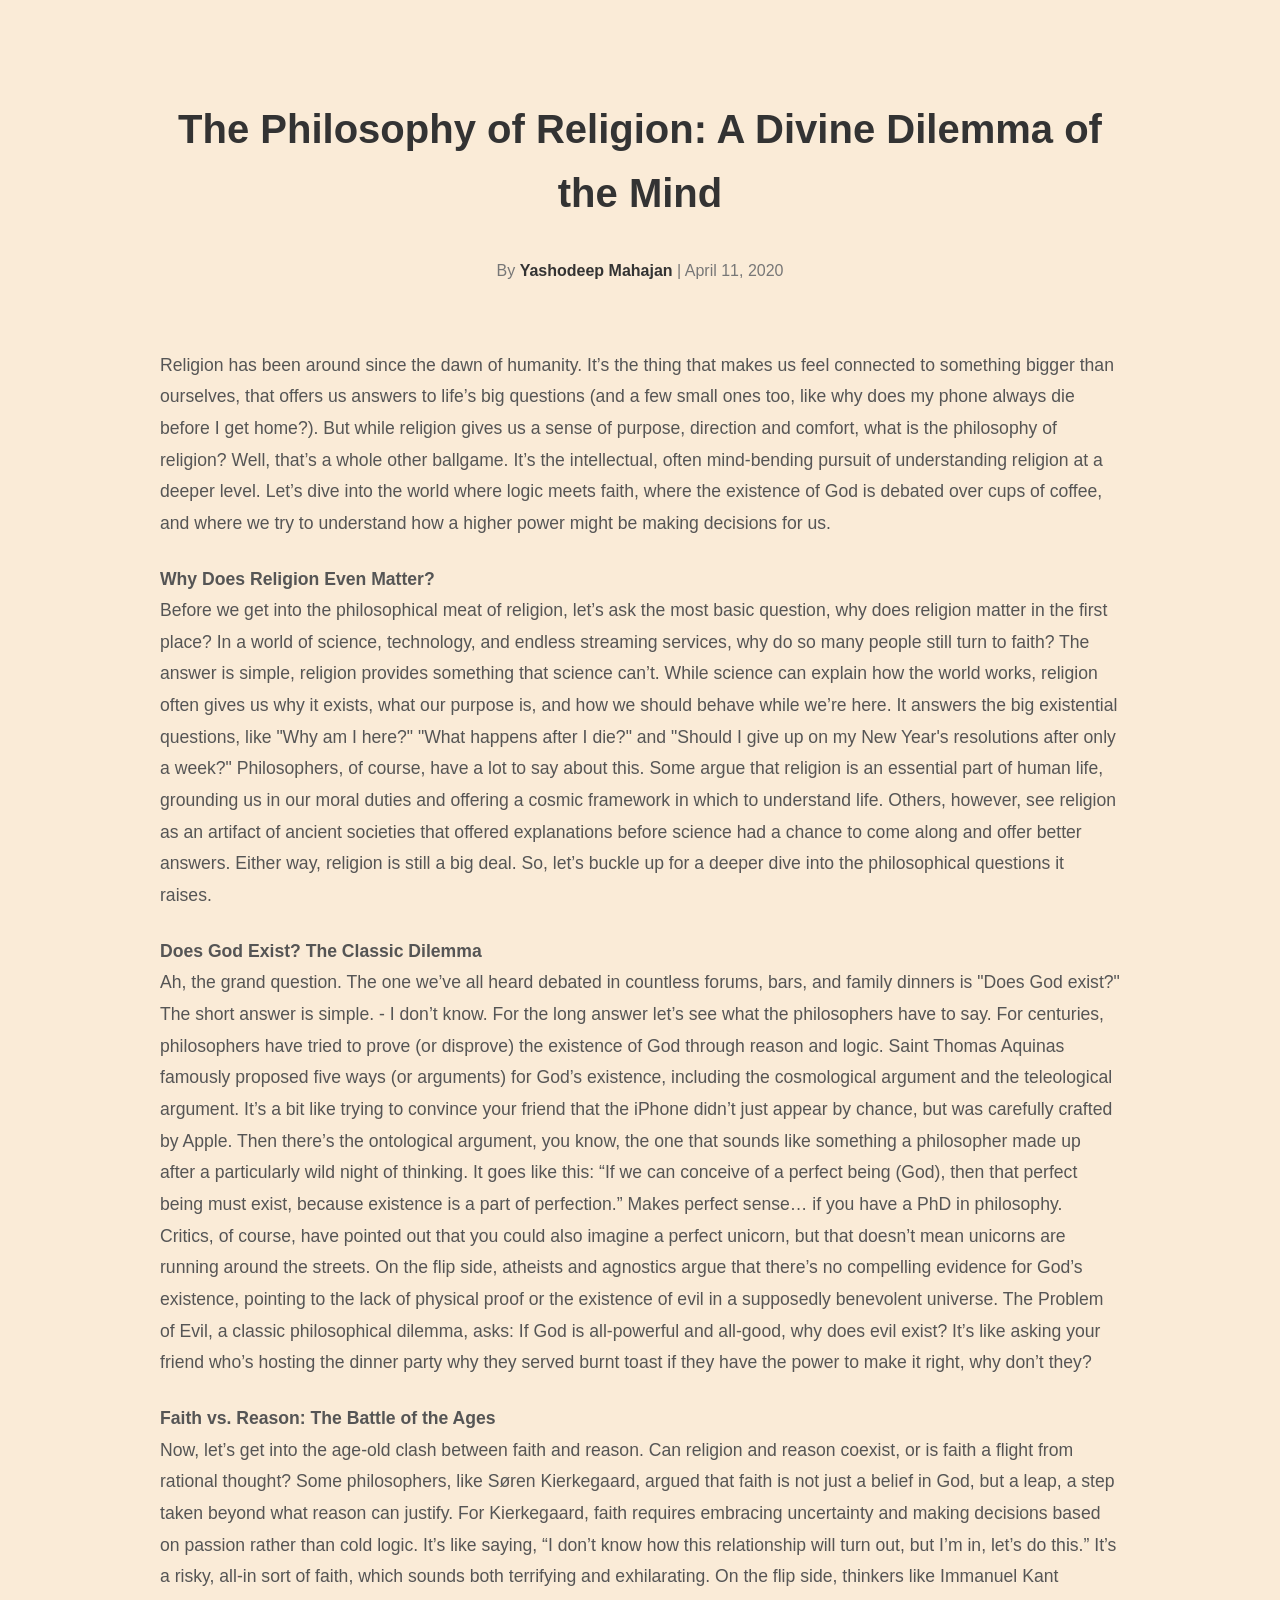
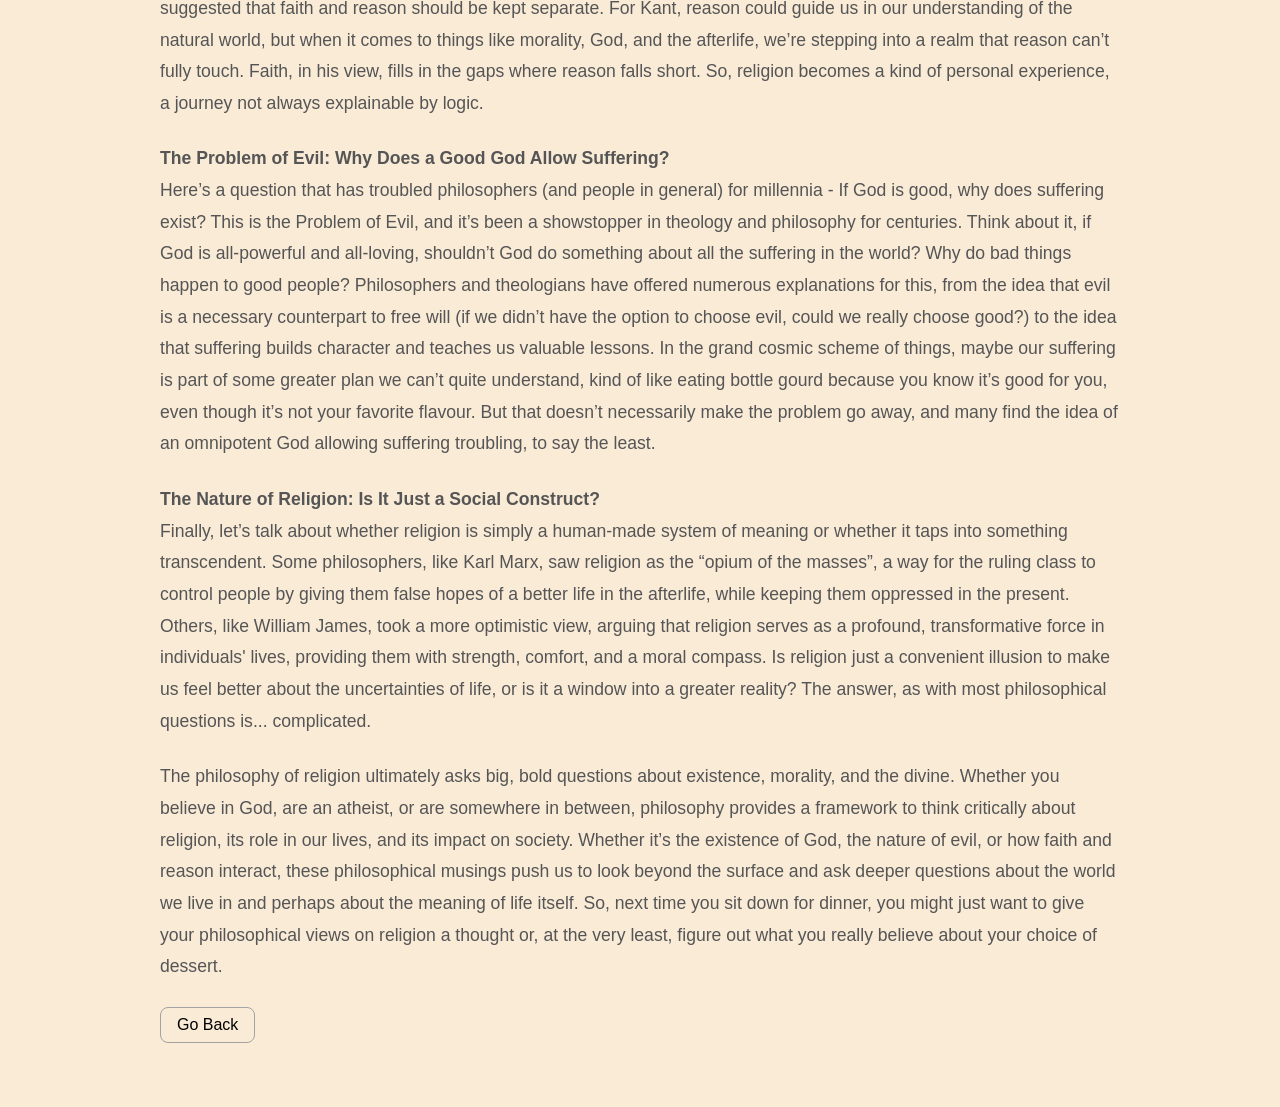
<file: Blogs/Philosophy/Blog 2.html>
<!DOCTYPE html>
<html lang="en">
  <head>
    <meta charset="UTF-8" />
    <meta name="viewport" content="width=device-width, initial-scale=1.0" />
    <title>The Philosophy of Religion</title>
    <link rel="stylesheet" href="blogs.css" />
  </head>

  <body>
    <!-- Blog Post Section -->
    <section id="single-blog">
      <div class="blog-header">
        <h1 class="title">
          The Philosophy of Religion: A Divine Dilemma of the Mind
        </h1>
        <p class="section__text__p1">
          By <span class="author-name">Yashodeep Mahajan</span> | April 11, 2020
        </p>
      </div>

      <div class="blog-content">
        <!-- <div class="blog-img-container">
          <img src="Blogs/Assets/Alien.png" alt="Blog Image" class="blog-img" />
        </div> -->
        <div class="blog-text">
          <p class="intro">
            Religion has been around since the dawn of humanity. It’s the thing
            that makes us feel connected to something bigger than ourselves,
            that offers us answers to life’s big questions (and a few small ones
            too, like why does my phone always die before I get home?). But
            while religion gives us a sense of purpose, direction and comfort,
            what is the philosophy of religion? Well, that’s a whole other ballgame.
            It’s the intellectual, often mind-bending pursuit of understanding
            religion at a deeper level. Let’s dive into the world where logic
            meets faith, where the existence of God is debated over cups of
            coffee, and where we try to understand how a higher power might be
            making decisions for us.
          </p>
          <p>
            <b>Why Does Religion Even Matter?</b><br />
            Before we get into the philosophical meat of religion, let’s ask the
            most basic question, why does religion matter in the first place? In
            a world of science, technology, and endless streaming services, why
            do so many people still turn to faith? The answer is simple, religion provides something that science can’t. While science can
            explain how the world works, religion often gives us why it exists,
            what our purpose is, and how we should behave while we’re here. It
            answers the big existential questions, like "Why am I here?" "What
            happens after I die?" and "Should I give up on my New Year's
            resolutions after only a week?" Philosophers, of course, have a lot
            to say about this. Some argue that religion is an essential part of
            human life, grounding us in our moral duties and offering a cosmic
            framework in which to understand life. Others, however, see religion
            as an artifact of ancient societies that offered explanations before
            science had a chance to come along and offer better answers. Either
            way, religion is still a big deal. So, let’s buckle up for a deeper
            dive into the philosophical questions it raises.
          </p>
          <p>
            <b>Does God Exist? The Classic Dilemma</b><br />
            Ah, the grand question. The one we’ve all heard debated in countless
            forums, bars, and family dinners is "Does God exist?" The short answer is simple. - 
            I don’t know. For the long answer let’s see what the philosophers
            have to say. For centuries, philosophers have tried to prove (or
            disprove) the existence of God through reason and logic. Saint
            Thomas Aquinas famously proposed five ways (or arguments) for God’s
            existence, including the cosmological argument and the teleological argument. It’s a bit like trying to convince your friend that the
            iPhone didn’t just appear by chance, but was carefully crafted by
            Apple. Then there’s the ontological argument, you know, the one that
            sounds like something a philosopher made up after a particularly
            wild night of thinking. It goes like this: “If we can conceive of a
            perfect being (God), then that perfect being must exist, because
            existence is a part of perfection.” Makes perfect sense… if you have
            a PhD in philosophy. Critics, of course, have pointed out that you
            could also imagine a perfect unicorn, but that doesn’t mean unicorns
            are running around the streets. On the flip side, atheists and
            agnostics argue that there’s no compelling evidence for God’s
            existence, pointing to the lack of physical proof or the existence
            of evil in a supposedly benevolent universe. The Problem of Evil, a
            classic philosophical dilemma, asks: If God is all-powerful and
            all-good, why does evil exist? It’s like asking your friend who’s
            hosting the dinner party why they served burnt toast if they have
            the power to make it right, why don’t they?
          </p>

          <p>
            <b>Faith vs. Reason: The Battle of the Ages</b><br />
            Now, let’s get into the age-old clash between faith and reason. Can
            religion and reason coexist, or is faith a flight from rational
            thought? Some philosophers, like Søren Kierkegaard, argued that
            faith is not just a belief in God, but a leap, a step taken beyond
            what reason can justify. For Kierkegaard, faith requires embracing
            uncertainty and making decisions based on passion rather than cold
            logic. It’s like saying, “I don’t know how this relationship will
            turn out, but I’m in, let’s do this.” It’s a risky, all-in sort of
            faith, which sounds both terrifying and exhilarating. On the flip
            side, thinkers like Immanuel Kant suggested that faith and reason
            should be kept separate. For Kant, reason could guide us in our
            understanding of the natural world, but when it comes to things like
            morality, God, and the afterlife, we’re stepping into a realm that
            reason can’t fully touch. Faith, in his view, fills in the gaps
            where reason falls short. So, religion becomes a kind of personal
            experience, a journey not always explainable by logic.
          </p>
          <p>
            <b>The Problem of Evil: Why Does a Good God Allow Suffering?</b
            ><br />
            Here’s a question that has troubled philosophers (and people in
            general) for millennia - If God is good, why does suffering exist?
            This is the Problem of Evil, and it’s been a showstopper in theology
            and philosophy for centuries. Think about it, if God is all-powerful
            and all-loving, shouldn’t God do something about all the suffering
            in the world? Why do bad things happen to good people? Philosophers
            and theologians have offered numerous explanations for this, from
            the idea that evil is a necessary counterpart to free will (if we
            didn’t have the option to choose evil, could we really choose good?)
            to the idea that suffering builds character and teaches us valuable
            lessons. In the grand cosmic scheme of things, maybe our suffering
            is part of some greater plan we can’t quite understand, kind of like
            eating bottle gourd because you know it’s good for you, even though it’s not
            your favorite flavour. But that doesn’t necessarily make the problem
            go away, and many find the idea of an omnipotent God allowing
            suffering troubling, to say the least.
          </p>
          <p>
            <b>The Nature of Religion: Is It Just a Social Construct?</b><br />
            Finally, let’s talk about whether religion is simply a human-made
            system of meaning or whether it taps into something transcendent.
            Some philosophers, like Karl Marx, saw religion as the “opium of the
            masses”, a way for the ruling class to control people by giving them
            false hopes of a better life in the afterlife, while keeping them
            oppressed in the present. Others, like William James, took a more
            optimistic view, arguing that religion serves as a profound,
            transformative force in individuals' lives, providing them with
            strength, comfort, and a moral compass. Is religion just a
            convenient illusion to make us feel better about the uncertainties
            of life, or is it a window into a greater reality? The answer, as
            with most philosophical questions is... complicated.
          </p>
          <p>
            The philosophy of religion ultimately asks big, bold questions about
            existence, morality, and the divine. Whether you believe in God, are
            an atheist, or are somewhere in between, philosophy provides a
            framework to think critically about religion, its role in our lives,
            and its impact on society. Whether it’s the existence of God, the
            nature of evil, or how faith and reason interact, these
            philosophical musings push us to look beyond the surface and ask
            deeper questions about the world we live in and perhaps about the
            meaning of life itself. So, next time you sit down for dinner, you
            might just want to give your philosophical views on religion a
            thought or, at the very least, figure out what you really believe
            about your choice of dessert.
          </p>
        </div>
      </div>

      <!-- Back to Blog List Button -->
      <button class="back-button" onclick="window.history.back()">
        Go Back
      </button>
    </section>
  </body>
</html>
</file>
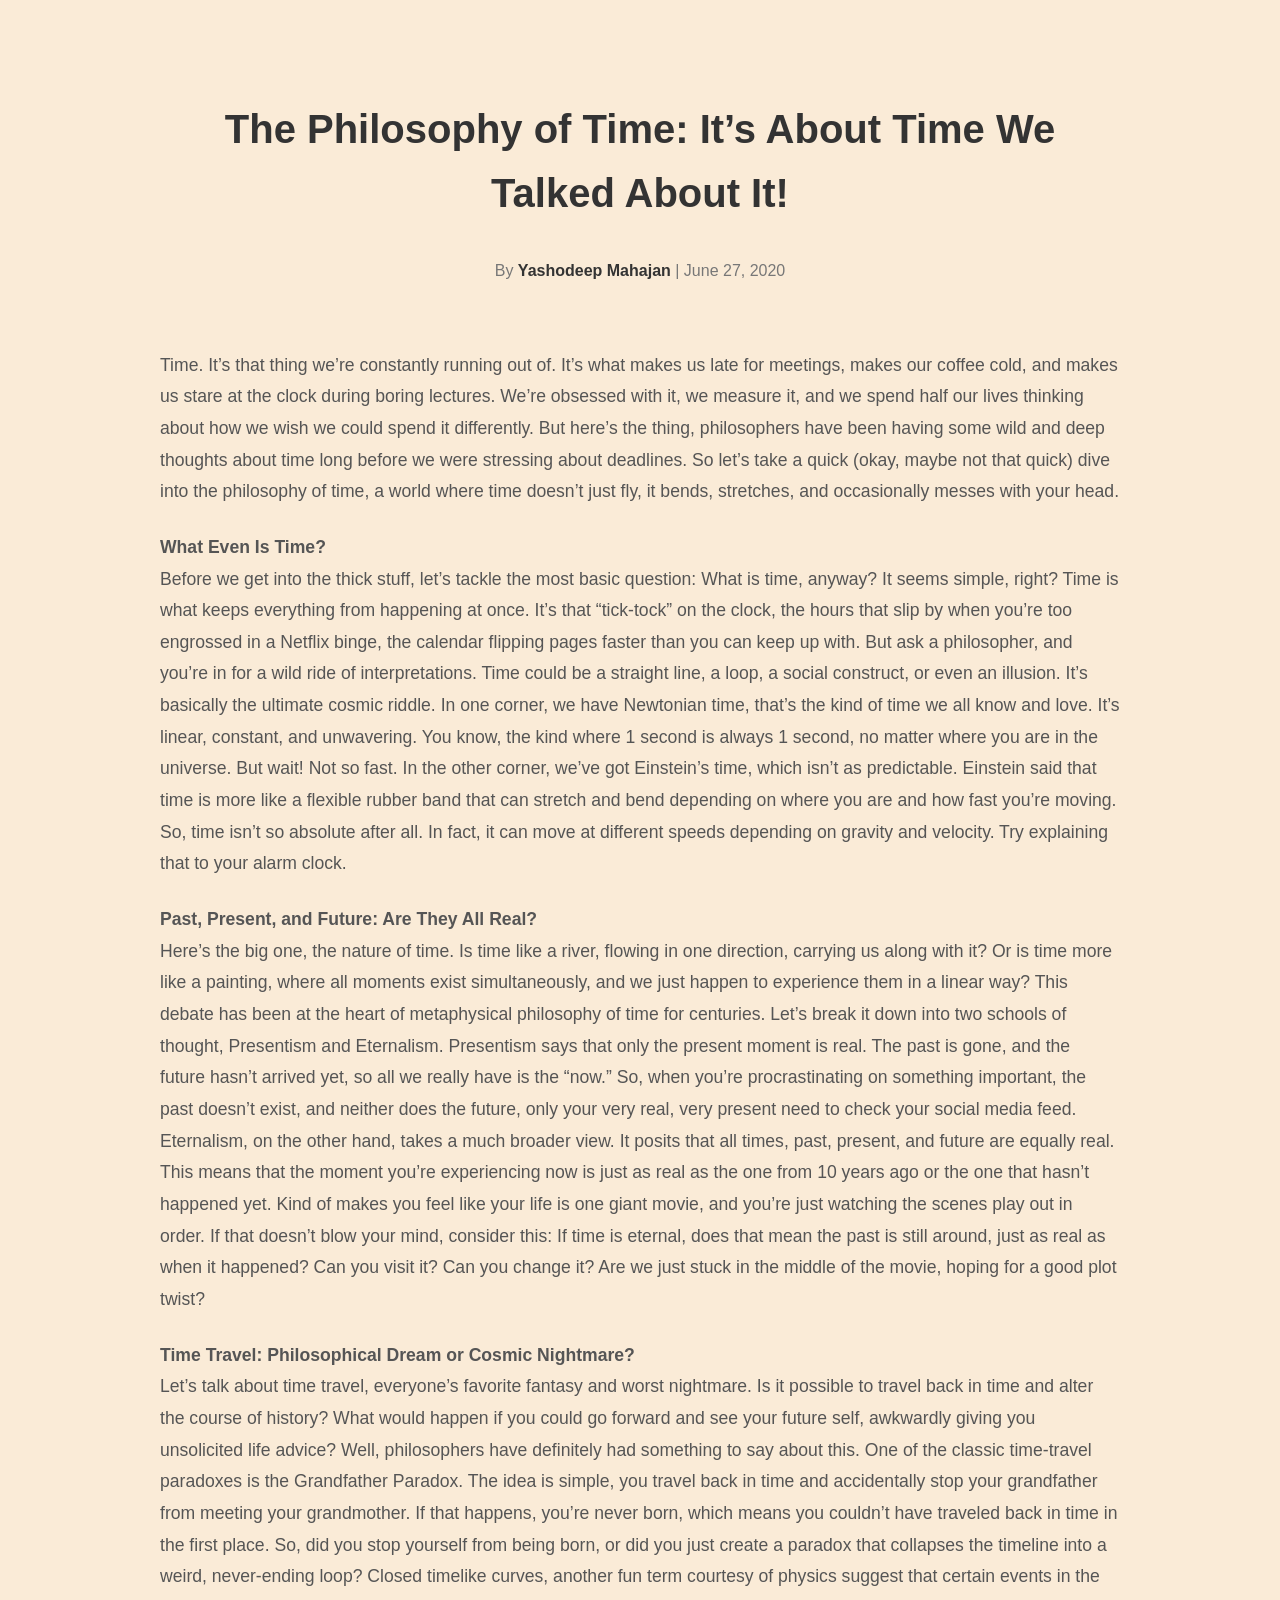
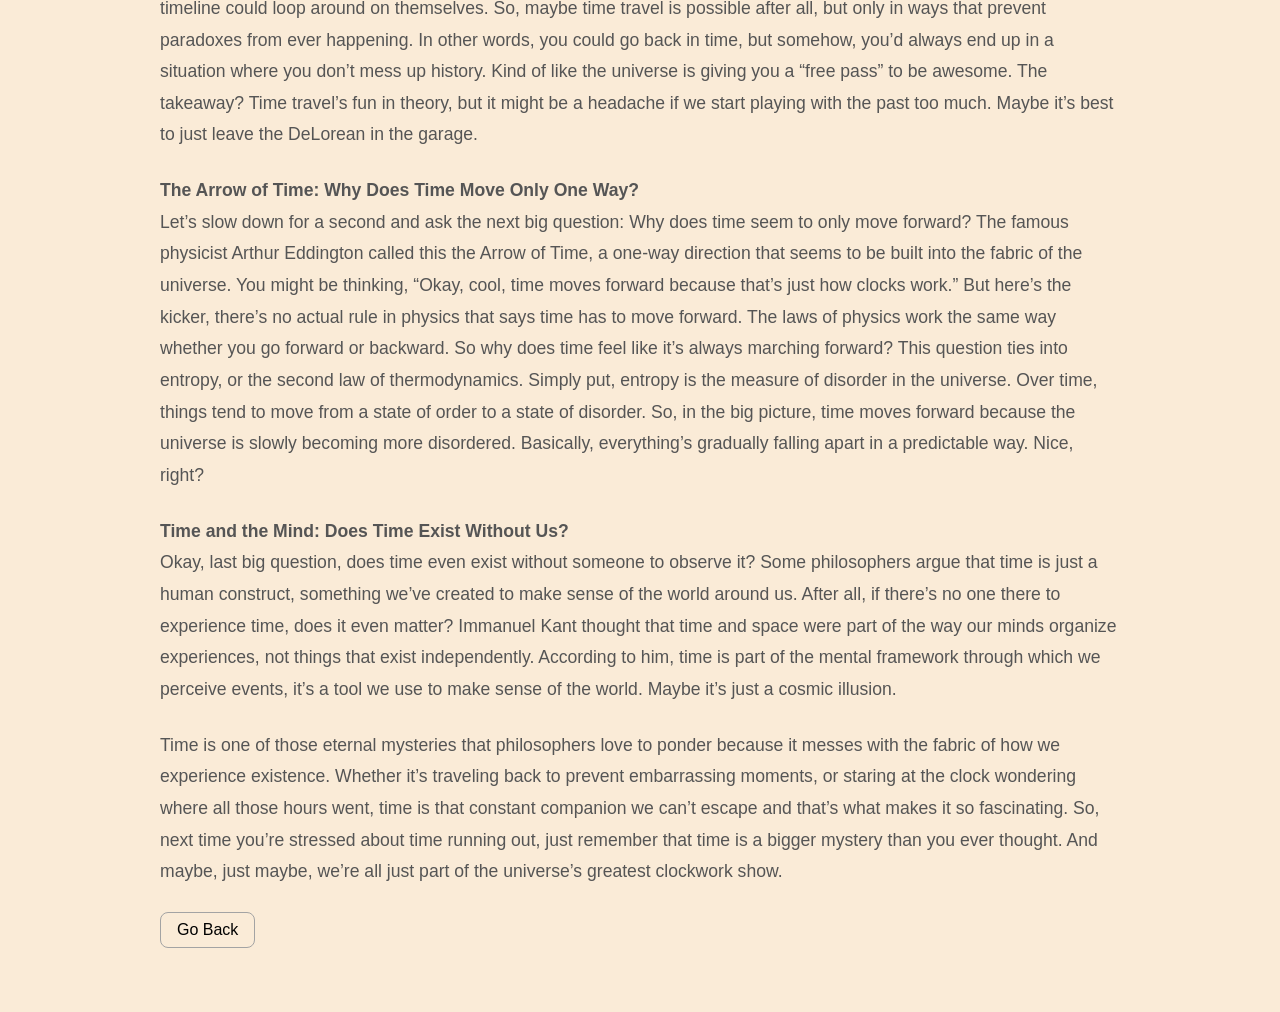
<file: Blogs/Philosophy/Blog 3.html>
<!DOCTYPE html>
<html lang="en">
  <head>
    <meta charset="UTF-8" />
    <meta name="viewport" content="width=device-width, initial-scale=1.0" />
    <title>The Philosophy of Time</title>
    <link rel="stylesheet" href="blogs.css" />
  </head>

  <body>
    <!-- Blog Post Section -->
    <section id="single-blog">
      <div class="blog-header">
        <h1 class="title">
          The Philosophy of Time: It’s About Time We Talked About It!
        </h1>
        <p class="section__text__p1">
          By <span class="author-name">Yashodeep Mahajan</span> | June 27, 2020
        </p>
      </div>

      <div class="blog-content">
        <!-- <div class="blog-img-container">
          <img src="Blogs/Assets/Alien.png" alt="Blog Image" class="blog-img" />
        </div> -->
        <div class="blog-text">
          <p class="intro">
            Time. It’s that thing we’re constantly running out of. It’s what
            makes us late for meetings, makes our coffee cold, and makes us
            stare at the clock during boring lectures. We’re obsessed with it,
            we measure it, and we spend half our lives thinking about how we
            wish we could spend it differently. But here’s the thing,
            philosophers have been having some wild and deep thoughts about time
            long before we were stressing about deadlines. So let’s take a quick
            (okay, maybe not that quick) dive into the philosophy of time, a
            world where time doesn’t just fly, it bends, stretches, and
            occasionally messes with your head.
          </p>
          <p>
            <b>What Even Is Time?</b><br />
            Before we get into the thick stuff, let’s tackle the most basic
            question: What is time, anyway? It seems simple, right? Time is what
            keeps everything from happening at once. It’s that “tick-tock” on
            the clock, the hours that slip by when you’re too engrossed in a
            Netflix binge, the calendar flipping pages faster than you can keep
            up with. But ask a philosopher, and you’re in for a wild ride of
            interpretations. Time could be a straight line, a loop, a social
            construct, or even an illusion. It’s basically the ultimate cosmic
            riddle. In one corner, we have Newtonian time, that’s the kind of
            time we all know and love. It’s linear, constant, and unwavering.
            You know, the kind where 1 second is always 1 second, no matter
            where you are in the universe. But wait! Not so fast. In the other
            corner, we’ve got Einstein’s time, which isn’t as predictable.
            Einstein said that time is more like a flexible rubber band that can
            stretch and bend depending on where you are and how fast you’re
            moving. So, time isn’t so absolute after all. In fact, it can move
            at different speeds depending on gravity and velocity. Try
            explaining that to your alarm clock.
          </p>
          <p>
            <b>Past, Present, and Future: Are They All Real?</b><br />
            Here’s the big one, the nature of time. Is time like a river,
            flowing in one direction, carrying us along with it? Or is time more
            like a painting, where all moments exist simultaneously, and we just
            happen to experience them in a linear way? This debate has been at
            the heart of metaphysical philosophy of time for centuries. Let’s
            break it down into two schools of thought, Presentism and
            Eternalism. Presentism says that only the present moment is real.
            The past is gone, and the future hasn’t arrived yet, so all we
            really have is the “now.” So, when you’re procrastinating on
            something important, the past doesn’t exist, and neither does the
            future, only your very real, very present need to check your social
            media feed. Eternalism, on the other hand, takes a much broader
            view. It posits that all times, past, present, and future are
            equally real. This means that the moment you’re experiencing now is
            just as real as the one from 10 years ago or the one that hasn’t
            happened yet. Kind of makes you feel like your life is one giant
            movie, and you’re just watching the scenes play out in order. If
            that doesn’t blow your mind, consider this: If time is eternal, does
            that mean the past is still around, just as real as when it
            happened? Can you visit it? Can you change it? Are we just stuck in
            the middle of the movie, hoping for a good plot twist?
          </p>

          <p>
            <b>Time Travel: Philosophical Dream or Cosmic Nightmare?</b><br />
            Let’s talk about time travel, everyone’s favorite fantasy and worst
            nightmare. Is it possible to travel back in time and alter the
            course of history? What would happen if you could go forward and see
            your future self, awkwardly giving you unsolicited life advice?
            Well, philosophers have definitely had something to say about this.
            One of the classic time-travel paradoxes is the Grandfather Paradox.
            The idea is simple, you travel back in time and accidentally stop
            your grandfather from meeting your grandmother. If that happens,
            you’re never born, which means you couldn’t have traveled back in
            time in the first place. So, did you stop yourself from being born,
            or did you just create a paradox that collapses the timeline into a
            weird, never-ending loop? Closed timelike curves, another fun term
            courtesy of physics suggest that certain events in the timeline
            could loop around on themselves. So, maybe time travel is possible
            after all, but only in ways that prevent paradoxes from ever
            happening. In other words, you could go back in time, but somehow,
            you’d always end up in a situation where you don’t mess up history.
            Kind of like the universe is giving you a “free pass” to be awesome.
            The takeaway? Time travel’s fun in theory, but it might be a
            headache if we start playing with the past too much. Maybe it’s best
            to just leave the DeLorean in the garage.
          </p>
          <p>
            <b>The Arrow of Time: Why Does Time Move Only One Way?</b><br />
            Let’s slow down for a second and ask the next big question: Why does
            time seem to only move forward? The famous physicist Arthur
            Eddington called this the Arrow of Time, a one-way direction that
            seems to be built into the fabric of the universe. You might be
            thinking, “Okay, cool, time moves forward because that’s just how
            clocks work.” But here’s the kicker, there’s no actual rule in
            physics that says time has to move forward. The laws of physics work
            the same way whether you go forward or backward. So why does time
            feel like it’s always marching forward? This question ties into
            entropy, or the second law of thermodynamics. Simply put, entropy is
            the measure of disorder in the universe. Over time, things tend to
            move from a state of order to a state of disorder. So, in the big
            picture, time moves forward because the universe is slowly becoming
            more disordered. Basically, everything’s gradually falling apart in
            a predictable way. Nice, right?
          </p>
          <p>
            <b>Time and the Mind: Does Time Exist Without Us?</b><br />
            Okay, last big question, does time even exist without someone to
            observe it? Some philosophers argue that time is just a human
            construct, something we’ve created to make sense of the world around
            us. After all, if there’s no one there to experience time, does it
            even matter? Immanuel Kant thought that time and space were part
            of the way our minds organize experiences, not things that exist
            independently. According to him, time is part of the mental
            framework through which we perceive events, it’s a tool we use to
            make sense of the world. Maybe it’s just a cosmic illusion.
          </p>
          <p>
            Time is one of those eternal mysteries that philosophers love to
            ponder because it messes with the fabric of how we experience
            existence. Whether it’s traveling back to prevent embarrassing
            moments, or staring at the clock wondering where all those hours
            went, time is that constant companion we can’t escape and that’s
            what makes it so fascinating. So, next time you’re stressed about
            time running out, just remember that time is a bigger mystery than you
            ever thought. And maybe, just maybe, we’re all just part of the
            universe’s greatest clockwork show.
          </p>
        </div>
      </div>

      <!-- Back to Blog List Button -->
      <button class="back-button" onclick="window.history.back()">
        Go Back
      </button>
    </section>
  </body>
</html>
</file>
<file: style.css>
/* GENERAL */

@import url("https://fonts.googleapis.com/css2?family=Poppins:wght@300;400;500;600&display=swap");

* {
  margin: 0;
  padding: 0;
}

body {
  font-family: "Poppins", sans-serif;
}

html {
  scroll-behavior: smooth;
}

p {
  color: rgb(67, 65, 65);
}

/* TRANSITION */

a,
.btn {
  transition: all 300ms ease;
}

/* DESKTOP NAV */

nav,
.nav-links {
  display: flex;
}

nav {
  justify-content: space-around;
  align-items: center;
  height: 17vh;
}

.nav-links {
  gap: 2rem;
  list-style: none;
  font-size: 1.5rem;
}

a {
  color: black;
  text-decoration: none;
  text-decoration-color: white;
}

a:hover {
  color: grey;
  text-decoration: underline;
  text-underline-offset: 1rem;
  text-decoration-color: rgb(181, 181, 181);
}

/* .logo {
  font-size: 2rem;
}

.logo:hover {
  cursor: default;
} */

/* HAMBURGER MENU */

#hamburger-nav {
  display: none;
}

.hamburger-menu {
  position: relative;
  display: inline-block;
}

.hamburger-icon {
  display: flex;
  flex-direction: column;
  justify-content: space-between;
  height: 24px;
  width: 30px;
  cursor: pointer;
}

.hamburger-icon span {
  width: 100%;
  height: 2px;
  background-color: black;
  transition: all 0.3 ease-in-out;
}

.menu-links {
  position: absolute;
  top: 100%;
  right: 0;
  background-color: white;
  width: fit-content;
  max-height: 0;
  overflow: hidden;
  transition: all 0.3 ease-in-out;
}

.menu-links a {
  display: block;
  padding: 10px;
  text-align: center;
  font-size: 1.5rem;
  color: black;
  text-decoration: none;
  transition: all 0.3 ease-in-out;
}

.menu-links li {
  list-style: none;
}

.menu-links.open {
  max-height: 300px;
}

.hamburger-icon.open span:first-child {
  transform: rotate(45deg) translate(10px, 5px);
}

.hamburger-icon.open span:nth-child(2) {
  opacity: 0;
}

.hamburger-icon.open span:last-child {
  transform: rotate(-45deg) translate(10px, -5px);
}

.hamburger-icon span:first-child {
  transform: none;
}

.hamburger-icon span:first-child {
  opacity: 1;
}

.hamburger-icon span:first-child {
  transform: none;
}

/* SECTIONS */

section {
  padding-top: 5vh;
  height: 90vh;
  margin: 0 10rem;
  box-sizing: border-box;
  min-height: fit-content;
}

.section-container {
  display: flex;
}

/* PROFILE SECTION */

#profile {
  display: flex;
  justify-content: center;
  gap: 10rem;
  height: 80vh;
}
.profile__pic-container {
  width: 300px; /* Adjust as needed */
  height: 400px; /* Ensure it's a perfect square */
  border-radius: 20%; /* Makes it round */
  overflow: hidden; /* Ensures the image does not overflow */
  display: flex;
  align-items: center;
  justify-content: top;
  border: 3px solid #ddd; /* Optional: Adds a subtle border */
  background: linear-gradient(
    to bottom,
    #f0f0f0,
    #ddd
  ); /* Blends with the background */
  box-shadow: 0 4px 8px rgba(0, 0, 0, 0.2); /* Soft shadow for depth */
}

.profile__pic-container img {
  width: 100%;
  height: 100%;
  object-fit: cover; /* Ensures the image fills the circle properly */
}

.section__pic-container {
  display: flex;
  height: 400px;
  width: 400px;
  margin: auto 0;
  border-radius: 50%;
}

.section__text {
  align-self: center;
  text-align: center;
}

.section__text p {
  font-weight: 600;
}

.section__text__p1 {
  text-align: center;
}

.section__text__p2 {
  font-size: 1.75rem;
  margin-bottom: 1rem;
}

.title {
  font-size: 3rem;
  text-align: center;
}

#socials-container {
  display: flex;
  justify-content: center;
  margin-top: 1rem;
  gap: 1rem;
}

/* ICONS */

.icon {
  cursor: pointer;
  height: 2rem;
}

/* BUTTONS */

.btn-container {
  display: flex;
  justify-content: center;
  gap: 1rem;
}

.btn {
  font-weight: 600;
  transition: all 300ms ease;
  padding: 1rem;
  width: 8rem;
  border-radius: 2rem;
}

.btn-color-1,
.btn-color-2 {
  border: rgb(53, 53, 53) 0.1rem solid;
}

.btn-color-1:hover,
.btn-color-2:hover {
  cursor: pointer;
}

.btn-color-1,
.btn-color-2:hover {
  background: rgb(53, 53, 53);
  color: white;
}

.btn-color-1:hover {
  background: rgb(0, 0, 0);
}

.btn-color-2 {
  background: none;
}

.btn-color-2:hover {
  border: rgb(255, 255, 255) 0.1rem solid;
}

.btn-container {
  gap: 1rem;
}

/* ABOUT SECTION */

#about {
  position: relative;
}

.about-containers {
  gap: 2rem;
  margin-bottom: 2rem;
  margin-top: 2rem;
}

.about-details-container {
  justify-content: center;
  flex-direction: column;
}

.about-containers,
.about-details-container {
  display: flex;
}

.about-pic {
  border-radius: 2rem;
}

.arrow {
  position: absolute;
  right: -5rem;
  bottom: 2.5rem;
}

.details-container {
  padding: 1.5rem;
  flex: 1;
  background: white;
  border-radius: 2rem;
  border: rgb(53, 53, 53) 0.1rem solid;
  border-color: rgb(163, 163, 163);
  text-align: center;
}

.section-container {
  gap: 2rem;
  height: 80%;
}

.section__pic-container {
  height: 400px;
  width: 400px;
  margin: auto 0;
}

/* EXPERIENCE SECTION */

#experience {
  position: relative;
}

.experience-sub-title {
  color: rgb(85, 85, 85);
  font-weight: 600;
  font-size: 1.75rem;
  /* margin-bottom: 2rem; */
}

.experience-details-container {
  display: flex;
  justify-content: center;
  flex-direction: column;
}

.article-container {
  display: flex;
  text-align: initial;
  flex-wrap: wrap;
  flex-direction: row;
  /* gap: 2.5rem; */
  justify-content: space-around;
}

article {
  display: flex;
  width: 10rem;
  justify-content: space-around;
  gap: 0.5rem;
}

article .icon {
  cursor: default;
}
/* SKILLS SECTION */
#skills {
  position: relative;
  text-align: center; /* Align the section title */
}

.skills-sub-title {
  color: rgb(85, 85, 85);
  font-weight: 600;
  font-size: 1.75rem;
  margin-bottom: 2rem;
}

.skills-details-container {
  display: flex;
  justify-content: center;
  flex-direction: column;
  align-items: center; /* Center content horizontally */
}

.article-container {
  display: flex;
  text-align: center; /* Align text properly */
  flex-wrap: wrap;
  flex-direction: row;
  gap: 2.5rem;
  justify-content: center; /* Ensure skills are evenly spaced */
}

article {
  display: flex;
  align-items: center;
  justify-content: center; /* Center content in each skill box */
  flex-direction: column; /* Stack icon and text */
  width: 12rem;
  gap: 0.5rem;
  text-align: center; /* Ensure text is centered */
}

article .icon {
  width: 30px; /* Slightly increase icon size */
  height: 30px;
  cursor: default;
}

/* PROJECTS SECTION */
#projects {
  position: relative;
}

.color-container {
  border: 1px solid rgb(163, 163, 163);
  background: rgb(250, 250, 250);
  padding: 1.5rem;
  border-radius: 1rem;
  text-align: center;
}

.project-img {
  border-radius: 2rem;
  width: 90%;
  height: auto;
}

.project-title {
  margin: 1rem 0;
  font-size: 1.5rem;
  color: black;
  font-weight: bold;
}
p {
  margin: 10px;
}
.project-btn {
  color: black;
  border: 1px solid rgb(163, 163, 163);
  background: transparent;
  padding: 0.5rem 1rem;
  font-size: 1rem;
  cursor: pointer;
  border-radius: 0.5rem;
  transition: all 0.3s ease;
}

.project-btn:hover {
  background: rgb(163, 163, 163);
  color: white;
}

/* CONTACT */

#contact {
  display: flex;
  justify-content: center;
  flex-direction: column;
  height: 70vh;
}

.contact-info-upper-container {
  display: flex;
  justify-content: center;
  border-radius: 2rem;
  border: rgb(53, 53, 53) 0.1rem solid;
  border-color: rgb(163, 163, 163);
  background: (250, 250, 250);
  margin: 2rem auto;
  padding: 0.5rem;
}

.contact-info-container {
  display: flex;
  align-items: center;
  justify-content: center;
  gap: 0.5rem;
  margin: 1rem;
}

.contact-info-container p {
  font-size: larger;
}

.contact-icon {
  cursor: default;
}

.email-icon {
  height: 2.5rem;
}

/* FOOTER SECTION */

footer {
  height: 26vh;
  margin: 0 1rem;
}

footer p {
  text-align: center;
}

/* CERTIFICATE SECTION */
#certificates {
  padding-top: 4vh;
  height: auto;
  margin: 0 10rem;
  box-sizing: border-box;
}

.certificates-container {
  display: grid;
  grid-template-columns: repeat(auto-fit, minmax(300px, 1fr));
  gap: 2rem;
  margin-top: 2rem;
}

.certificate-card {
  background: #fff;
  border: 1px solid #d3d3d3;
  border-radius: 1rem;
  overflow: hidden;
  box-shadow: 0 4px 8px rgba(0, 0, 0, 0.1);
  transition: transform 0.3s ease-in-out;
}

.certificate-card:hover {
  transform: translateY(-10px);
}

.certificate-info {
  padding: 1.5rem;
  text-align: center;
}

.certificate-info h2 {
  font-size: 1.5rem;
  margin-bottom: 0.5rem;
  color: #333;
}

.certificate-info p {
  color: #777;
  margin-bottom: 1rem;
}

.btn-view-certificate {
  color: black;
  border: 1px solid rgb(163, 163, 163);
  background: transparent;
  padding: 0.5rem 1rem;
  font-size: 1rem;
  cursor: pointer;
  border-radius: 0.5rem;
  transition: all 0.3s ease;
}

.btn-view-certificate:hover {
  background: rgb(163, 163, 163);
  color: white;
}

.certificate-image {
  width: 100%; /* Ensure it fits the div */
  height: 200px; /* Set a uniform height */
  object-fit: cover; /* Ensures images are properly cropped and fit the area */
  border-bottom: 1px solid #d3d3d3;
}

/* BLOG SECTION */
#blog {
  padding-top: 4vh;
  height: auto;
  margin: 0 10rem;
  box-sizing: border-box;
}

.blog-container {
  display: grid;
  grid-template-columns: repeat(auto-fit, minmax(300px, 1fr));
  gap: 2rem;
  margin-top: 1rem;
}

.blog-card {
  background: #fff;
  border: 1px solid #d3d3d3;
  border-radius: 1rem;
  overflow: hidden;
  box-shadow: 0 4px 8px rgba(0, 0, 0, 0.1);
  transition: transform 0.3s ease-in-out;
}

.blog-card:hover {
  transform: translateY(-10px);
}

.blog-image {
  width: 100%;
  height: 200px;
  border-bottom: 1px solid #d3d3d3;
}

.blog-info {
  padding: 1.5rem;
  text-align: center;
}

.blog-info h2 {
  font-size: 1.5rem;
  margin-bottom: 0.5rem;
  color: #333;
}

.blog-info p {
  color: #777;
  margin-bottom: 1rem;
}

.btn-view-blog {
  color: black;
  border: 1px solid rgb(163, 163, 163);
  background: transparent;
  padding: 0.5rem 1rem;
  font-size: 1rem;
  cursor: pointer;
  border-radius: 0.5rem;
  transition: all 0.3s ease;
}

.btn-view-blog:hover {
  background: rgb(163, 163, 163);
  color: white;
}

/* Publication */

#publications {
  padding-top: 4vh;
  height: auto;
  margin: 0 10rem;
  box-sizing: border-box;
}

.publications-container {
  display: grid;
  grid-template-columns: repeat(auto-fit, minmax(300px, 1fr));
  gap: 2rem;
  margin-top: 2rem;
}

.publication-card {
  background: #fff;
  border: 1px solid #d3d3d3;
  border-radius: 1rem;
  overflow: hidden;
  box-shadow: 0 4px 8px rgba(0, 0, 0, 0.1);
  transition: transform 0.3s ease-in-out;
}

.publication-card:hover {
  transform: translateY(-10px);
}

.publication-image {
  width: 100%;
  height: 200px;
  border-bottom: 1px solid #d3d3d3;
}

.publication-info {
  padding: 1.5rem;
  text-align: center;
}

.publication-info h2 {
  font-size: 1.5rem;
  margin-bottom: 0.5rem;
  color: #333;
}

.publication-info p {
  color: #777;
  margin-bottom: 1.5rem;
}

.btn-view-publication {
  color: black;
  border: 1px solid rgb(163, 163, 163);
  background: transparent;
  padding: 0.5rem 1rem;
  font-size: 1rem;
  cursor: pointer;
  border-radius: 0.5rem;
  transition: all 0.3s ease;
}

.btn-view-publication:hover {
  background: rgb(163, 163, 163);
  color: white;
}

.logo {
  display: flex;
  align-items: center;
}

.logo img {
  height: 70px; /* Adjust the height as needed */
  width: auto; /* Maintain aspect ratio */
  max-width: 100%;
  object-fit: contain;
}

hr {
  border: 0;
  border-top: 2px solid #e8e6e6; /* Light grey color for the line */
  margin: 1rem 0; /* Add space above and below the line */
}

/* Documentation */
.tab-container {
  display: flex;
  justify-content: center;
  gap: 1rem;
  margin-top: 2rem;
  margin-bottom: 2rem;
  flex-wrap: wrap;
}
.tab-button {
  padding: 0.7rem 1.2rem;
  border: 1px solid rgb(163, 163, 163);
  border-radius: 1rem;
  background: #fff;
  font-weight: bold;
  cursor: pointer;
  transition: background 0.3s ease;
}
.tab-button:hover {
  background: rgb(163, 163, 163);
  color: #fff;
}

#documentation {
  max-height: 100px;
  overflow: hidden;
  transition: max-height 0.6s ease;
}

/* This class will be added when a tab is activated */
#documentation.expand {
  max-height: 3000px; /* Set to a large enough value to show full content */
}
</file>
<file: mediaqueries.css>
@media screen and (max-width: 1400px) {
  #profile {
    height: 83vh;
    margin-bottom: 6rem;
  }
  .about-containers {
    flex-wrap: wrap;
  }
  #contact,
  #projects {
    height: fit-content;
  }
}

@media screen and (max-width: 1200px) {
  #desktop-nav {
    display: none;
  }
  #hamburger-nav {
    display: flex;
  }
  #experience,
  .experience-details-container {
    margin-top: 2rem;
  }
  #profile,
  .section-container {
    display: block;
  }
  .arrow {
    display: none;
  }
  section,
  .section-container {
    height: fit-content;
  }
  section {
    margin: 0 5%;
  }
  .section__pic-container {
    width: 275px;
    height: 275px;
    margin: 0 auto 2rem;
  }
  .about-containers {
    margin-top: 0;
  }
}

@media screen and (max-width: 600px) {
  #contact,
  footer {
    height: 40vh;
  }
  #profile {
    height: 83vh;
    margin-bottom: 0;
  }
  article {
    font-size: 1rem;
  }
  footer nav {
    height: fit-content;
    margin-bottom: 2rem;
  }
  .about-containers,
  .contact-info-upper-container,
  .btn-container {
    flex-wrap: wrap;
  }
  .contact-info-container {
    margin: 0;
  }
  .contact-info-container p,
  .nav-links li a {
    font-size: 1rem;
  }
  .experience-sub-title {
    font-size: 1.25rem;
  }
  .logo {
    font-size: 1.5rem;
  }
  .nav-links {
    flex-direction: column;
    gap: 0.5rem;
    text-align: center;
  }
  .section__pic-container {
    width: auto;
    height: 46vw;
    justify-content: center;
  }
  .section__text__p2 {
    font-size: 1.25rem;
  }
  .title {
    font-size: 2rem;
  }
  .text-container {
    text-align: justify;
  }
}
</file>
<file: Sample projects/Project 1.css>
/* Base Reset and Body */
* {
  margin: 0;
  padding: 0;
  box-sizing: border-box;
}

body {
  font-family: 'Segoe UI', sans-serif;
  background-color: #f7f9fb;
  color: #333;
  line-height: 1.6;
  transition: background-color 0.3s ease;
}

/* Header */
header {
  background: linear-gradient(to right, #1976d2, #1e88e5);
  color: white;
  padding: 2rem 1rem;
  text-align: center;
  box-shadow: 0 4px 10px rgba(0, 0, 0, 0.1);
}

header h1 {
  margin: 0;
  font-size: 2.5rem;
}

/* Main Content */
.container {
  max-width: 850px;
  margin: 2rem auto;
  padding: 2rem;
  background: #ffffff;
  border-radius: 12px;
  box-shadow: 0 6px 20px rgba(0, 0, 0, 0.06);
  transition: box-shadow 0.3s ease;
}

.container:hover {
  box-shadow: 0 8px 30px rgba(0, 0, 0, 0.1);
}

h2 {
  color: #1e88e5;
  font-size: 1.8rem;
  margin-bottom: 1rem;
}

p {
  margin-bottom: 1.5rem;
}

ol {
  padding-left: 1.5rem;
  counter-reset: section;
}

ol li {
  margin-bottom: 1.2rem;
  padding: 0.8rem 1rem;
  border-left: 4px solid #1e88e5;
  background: #f1f7fd;
  border-radius: 6px;
  transition: transform 0.2s ease, background-color 0.3s ease;
}

ol li:hover {
  background-color: #e3f2fd;
  transform: translateX(5px);
}

ol li strong {
  color: #0d47a1;
}

/* Footer */
footer {
  text-align: center;
  padding: 1.5rem;
  font-size: 0.9rem;
  color: #777;
  background-color: #eef3f8
</file>
<file: Sample projects/Project 2.css>
body {
  font-family: Arial, sans-serif;
  line-height: 1.6;
  margin: 0;
  background-color: #f9f9f9;
  display: flex;
  flex-direction: row-reverse;
}
nav {
  background: linear-gradient(180deg, #012251 0%, #023e8a 100%);
  width: 220px;
  min-height: 100vh;
  padding-top: 20px;
  position: fixed;
  right: 0;
  top: 0;
  box-shadow: -2px 0 5px rgba(0, 0, 0, 0.1);
  transition: background-color 0.3s ease;
}
nav a {
  display: block;
  color: #ffffff;
  text-decoration: none;
  padding: 15px 20px;
  font-weight: bold;
  transition: background-color 0.3s, transform 0.2s;
}
nav a:hover {
  background-color: #0077b6;
  transform: translateX(-5px);
}
.main {
  margin-right: 220px;
  width: calc(100% - 220px);
}
header {
  background: linear-gradient(180deg, #012251 0%, #023e8a 100%);
  color: white;
  padding: 20px;
  text-align: center;
}
.container {
  max-width: 1000px;
  margin: 20px auto;
  padding: 20px;
  background: white;
  border-radius: 10px;
  box-shadow: 0 2px 8px rgba(0, 0, 0, 0.1);
}

h2,
h3 {
  color: #0a2540;
}
h1 {
  color: white;
}
code {
  background-color: #f4f4f4;
  padding: 2px 5px;
  border-radius: 4px;
  font-family: monospace;
}
pre {
  background: #eee;
  padding: 15px;
  overflow-x: auto;
  border-radius: 5px;
}
table {
  width: 100%;
  border-collapse: collapse;
  margin: 20px 0;
}
table,
th,
td {
  border: 1px solid #ddd;
}
th,
td {
  padding: 10px;
  text-align: left;
}
th {
  background-color: #f2f2f2;
}
footer {
  text-align: center;
  padding: 20px;
  background-color: #0a2540;
  color: white;
}
</file>
<file: Blogs/Astrophysics/blogs.css>
/* General Styling */
body {
  font-family: Arial, sans-serif;
  line-height: 1.6;
  background-color: #f9f9f9;
  color: #333;
  margin: 0;
  padding: 0;
  background-color: antiquewhite;
}

#single-blog {
  padding: 4rem 10rem;
  box-sizing: border-box;
}

.blog-header {
  text-align: center;
  margin-bottom: 3rem;
}

.title {
  font-size: 2.5rem;
  color: #333;
}

.section__text__p1 {
  font-size: 1rem;
  color: #777;
}

.author-name {
  font-weight: bold;
  color: #333;
}

.blog-content {
  display: flex;
  flex-direction: column;
  gap: 2rem;
}

.blog-img-container {
  text-align: center;
}

.blog-img {
  width: 80%;
  height: auto;
  border-radius: 1rem;
  object-fit: cover;
}

.blog-text {
  font-size: 1.1rem;
  line-height: 1.8;
  color: #555;
}

.blog-text p {
  margin-bottom: 1.5rem;
}

/* Button Styling */
.btn {
  display: inline-block;
  padding: 1rem 2rem;
  background-color: #333;
  color: white;
  font-weight: bold;
  text-decoration: none;
  border-radius: 0.5rem;
  text-align: center;
  transition: background-color 0.3s ease, transform 0.2s ease;
}

.btn:hover {
  background-color: #555;
  transform: translateY(-5px);
}

.back-button {
  color: black;
  border: 1px solid rgb(163, 163, 163);
  background: transparent;
  padding: 0.5rem 1rem;
  font-size: 1rem;
  cursor: pointer;
  border-radius: 0.5rem;
  transition: all 0.3s ease;
}

.back-button:hover {
  background: rgb(163, 163, 163);
  color: white;
}

/* Responsive Styling */
@media (max-width: 768px) {
  #single-blog {
    padding: 2rem;
  }

  .blog-content {
    flex-direction: column;
    padding: 0;
  }

  .blog-img {
    width: 100%;
    max-width: 600px;
    height: auto;
  }

  .btn {
    padding: 0.8rem 1.5rem;
  }

  .btn-back {
    color: black;
    border: 1px solid rgb(163, 163, 163);
    background: transparent;
    padding: 0.5rem 1rem;
    font-size: 1rem;
    cursor: pointer;
    border-radius: 0.5rem;
    transition: all 0.3s ease;
  }
}
</file>
<file: Blogs/Philosophy/blogs.css>
/* General Styling */
body {
  font-family: Arial, sans-serif;
  line-height: 1.6;
  background-color: #f9f9f9;
  color: #333;
  margin: 0;
  padding: 0;
  background-color: antiquewhite;
}

#single-blog {
  padding: 4rem 10rem;
  box-sizing: border-box;
}

.blog-header {
  text-align: center;
  margin-bottom: 3rem;
}

.title {
  font-size: 2.5rem;
  color: #333;
}

.section__text__p1 {
  font-size: 1rem;
  color: #777;
}

.author-name {
  font-weight: bold;
  color: #333;
}

.blog-content {
  display: flex;
  flex-direction: column;
  gap: 2rem;
}

.blog-img-container {
  text-align: center;
}

.blog-img {
  width: 80%;
  height: auto;
  border-radius: 1rem;
  object-fit: cover;
}

.blog-text {
  font-size: 1.1rem;
  line-height: 1.8;
  color: #555;
}

.blog-text p {
  margin-bottom: 1.5rem;
}

/* Button Styling */
.btn {
  display: inline-block;
  padding: 1rem 2rem;
  background-color: #333;
  color: white;
  font-weight: bold;
  text-decoration: none;
  border-radius: 0.5rem;
  text-align: center;
  transition: background-color 0.3s ease, transform 0.2s ease;
}

.btn:hover {
  background-color: #555;
  transform: translateY(-5px);
}

.back-button {
  color: black;
  border: 1px solid rgb(163, 163, 163);
  background: transparent;
  padding: 0.5rem 1rem;
  font-size: 1rem;
  cursor: pointer;
  border-radius: 0.5rem;
  transition: all 0.3s ease;
}

.back-button:hover {
  background: rgb(163, 163, 163);
  color: white;
}

/* Responsive Styling */
@media (max-width: 768px) {
  #single-blog {
    padding: 2rem;
  }

  .blog-content {
    flex-direction: column;
    padding: 0;
  }

  .blog-img {
    width: 100%;
    max-width: 600px;
    height: auto;
  }

  .btn {
    padding: 0.8rem 1.5rem;
  }

  .btn-back {
    color: black;
    border: 1px solid rgb(163, 163, 163);
    background: transparent;
    padding: 0.5rem 1rem;
    font-size: 1rem;
    cursor: pointer;
    border-radius: 0.5rem;
    transition: all 0.3s ease;
  }
}
</file>
